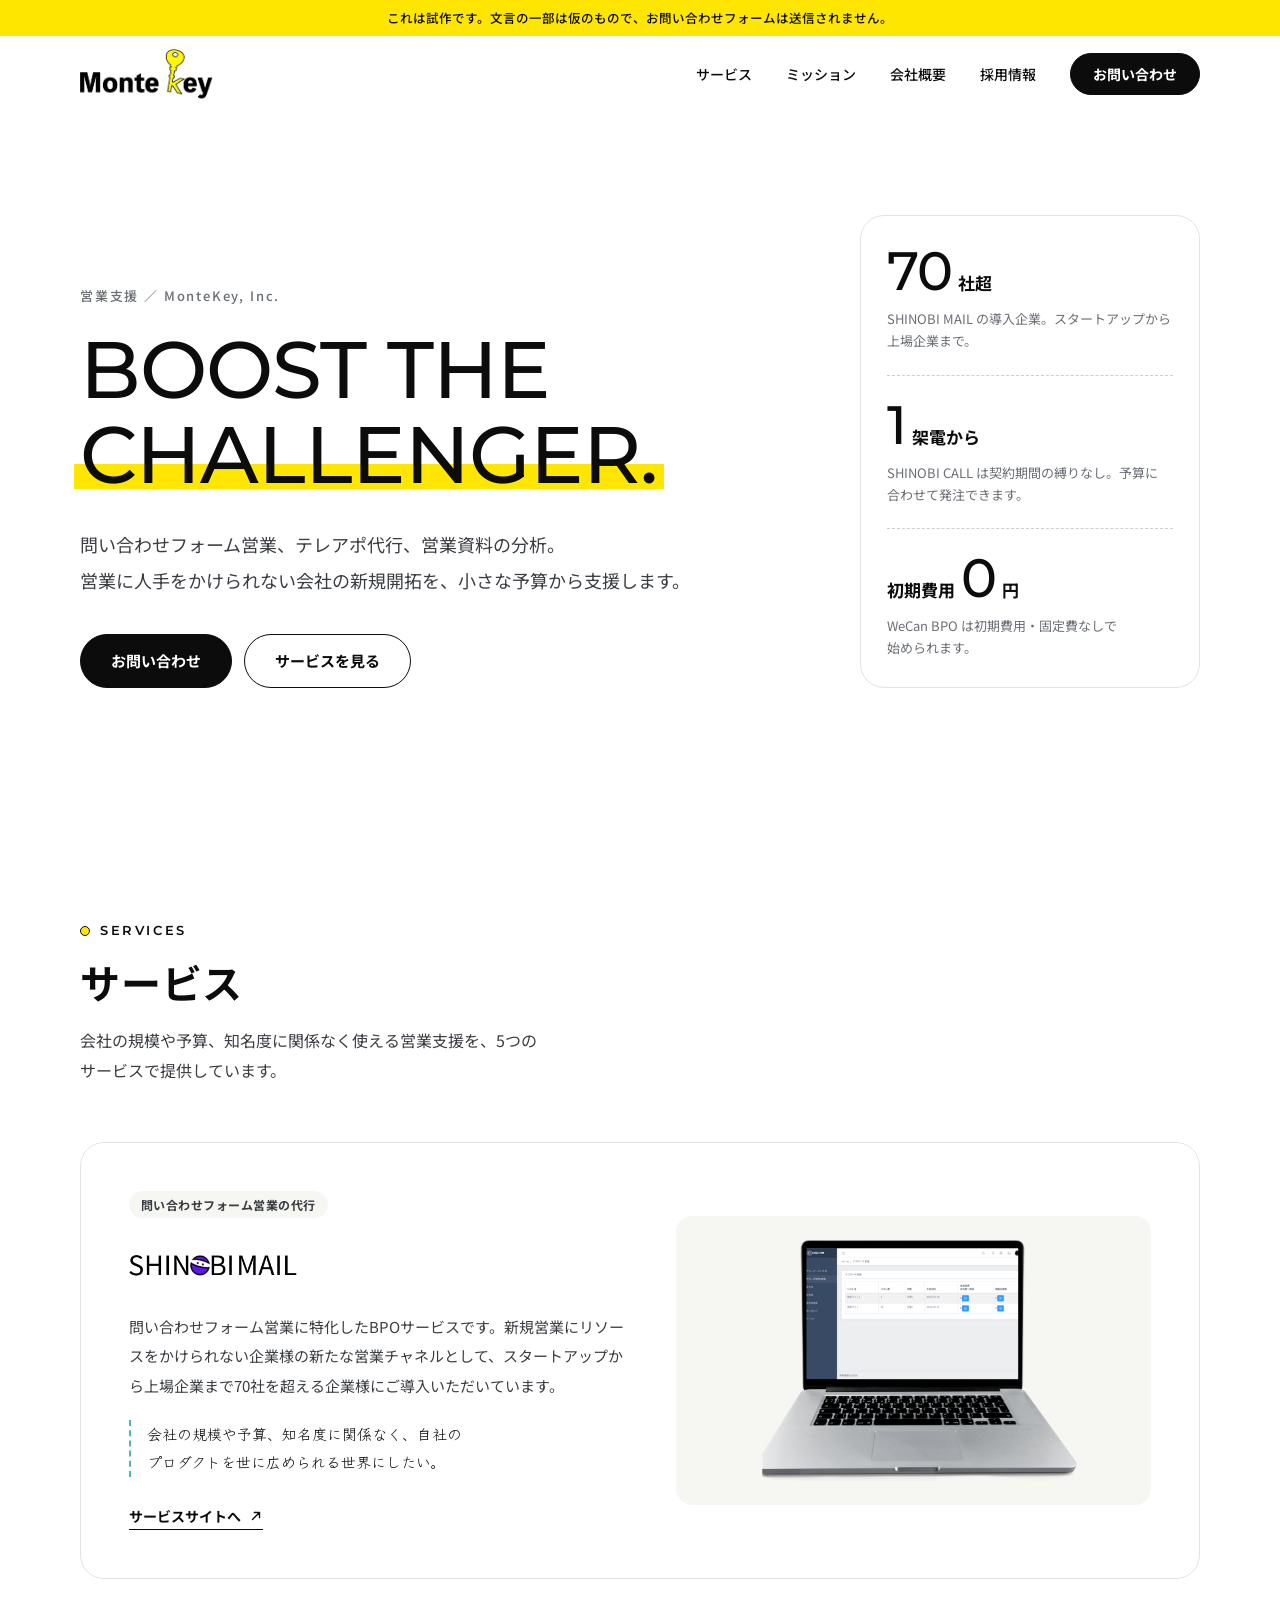
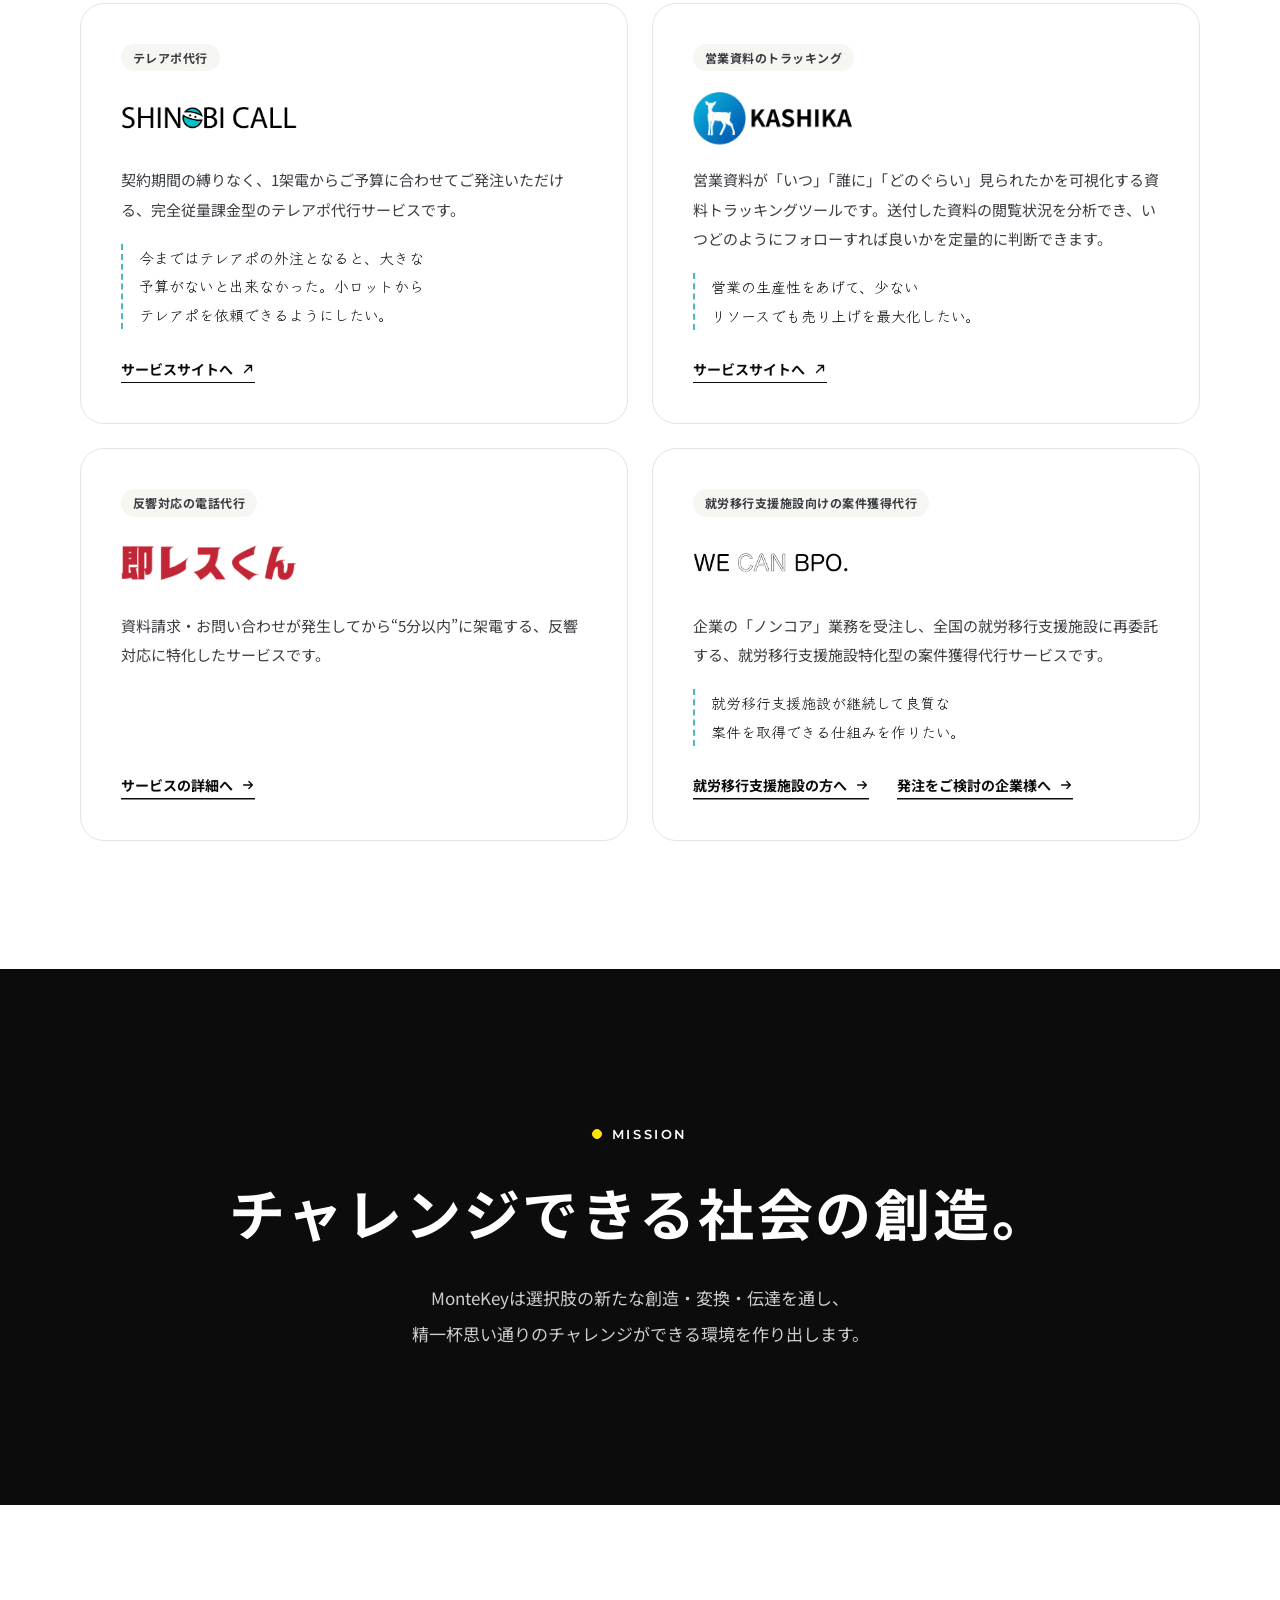
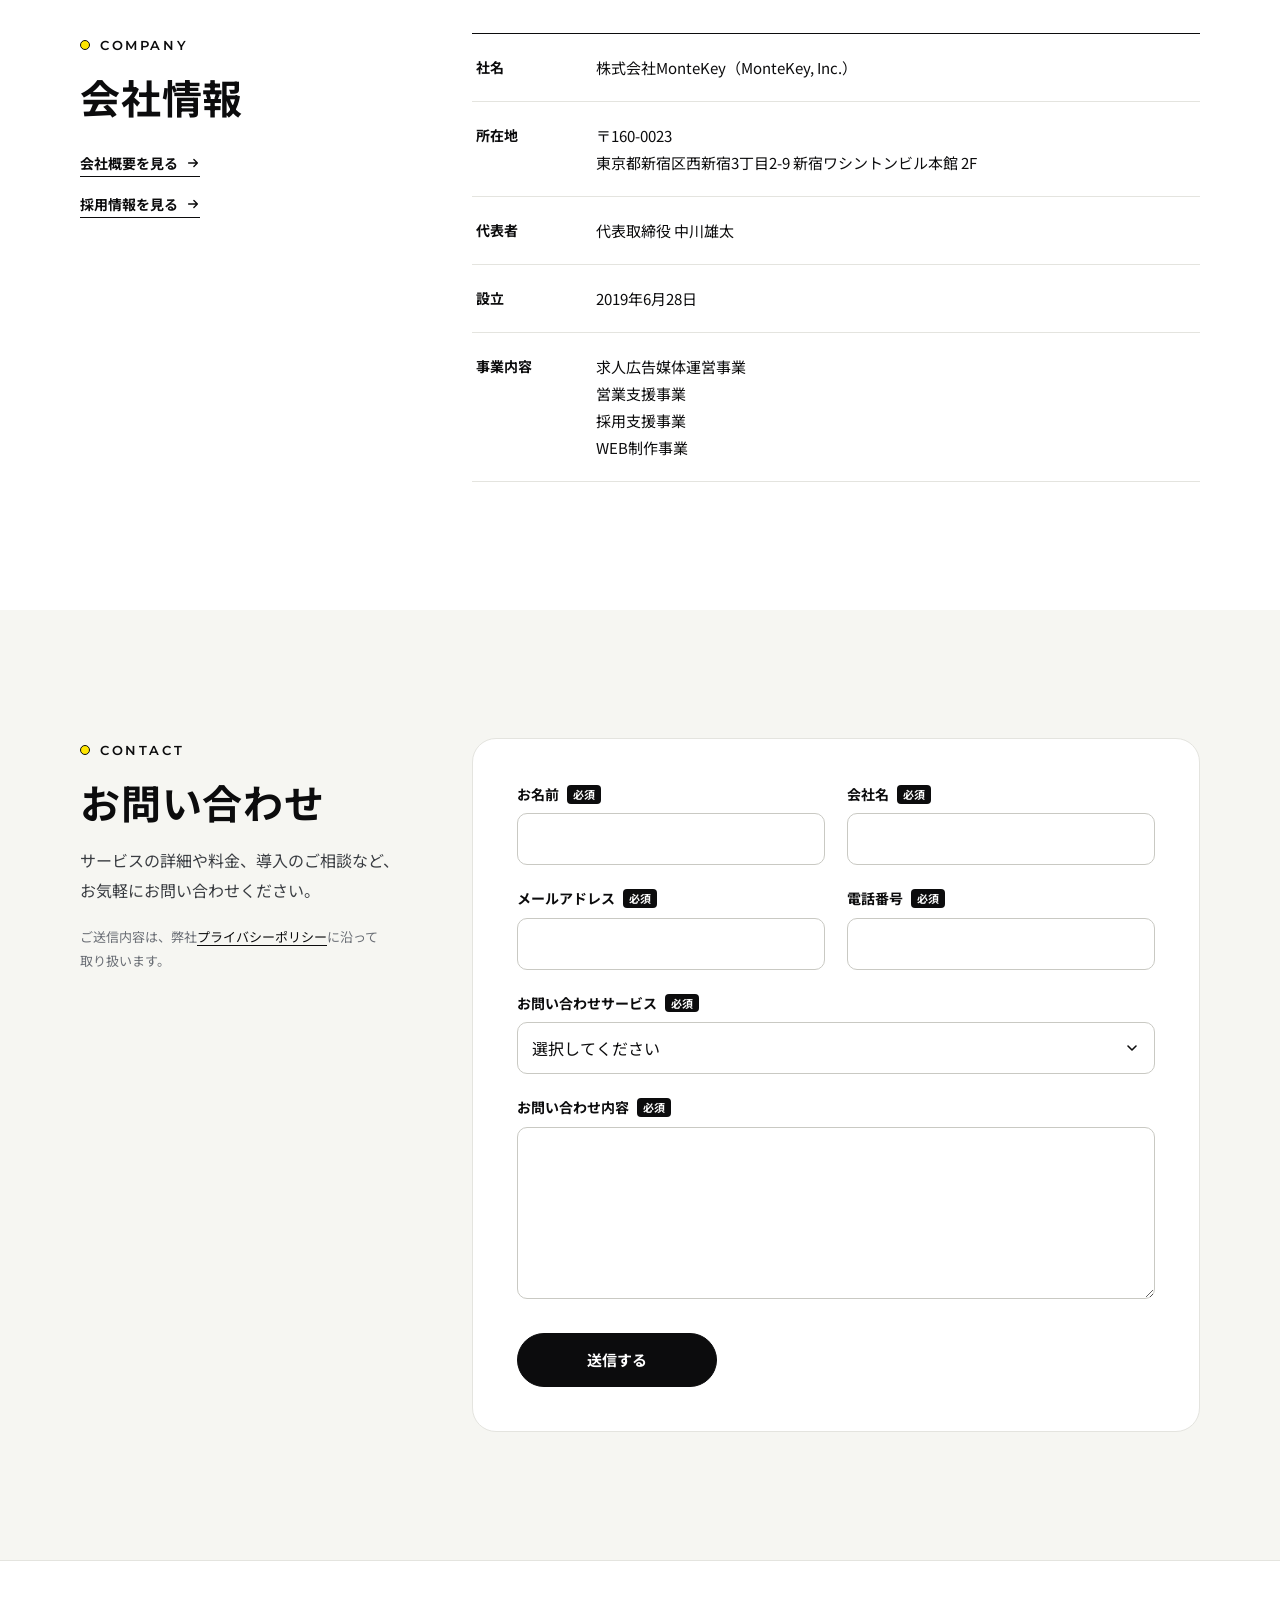
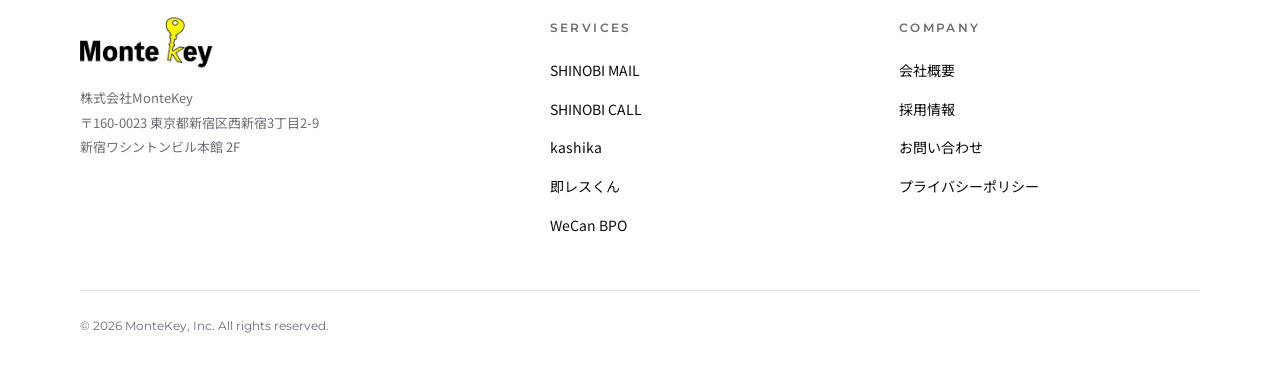
<file: index.html>
<!doctype html>
<html lang="ja">
<head>
  <meta charset="utf-8">
  <meta name="viewport" content="width=device-width, initial-scale=1">
  <!-- 試作のため検索エンジンに載せない。本番では外す -->
  <meta name="robots" content="noindex, nofollow">
  <title>株式会社モンテキー｜MonteKey, Inc.（試作）</title>
  <meta name="description" content="株式会社モンテキー（MonteKey, Inc.）は、問い合わせフォーム営業の代行、テレアポ代行、営業資料のトラッキングなどで、企業の新規開拓を支援する会社です。">
  <link rel="preconnect" href="https://fonts.googleapis.com">
  <link rel="preconnect" href="https://fonts.gstatic.com" crossorigin>
  <link href="https://fonts.googleapis.com/css2?family=Klee+One:wght@400;600&family=Montserrat:wght@400;500;600&family=Noto+Sans+JP:wght@400;500;700&display=swap" rel="stylesheet">
  <link rel="stylesheet" href="styles.css">
</head>
<body>
  <a class="skip-link" href="#main">本文へ移動</a>

  <p class="demo-bar">これは試作です。文言の一部は仮のもので、お問い合わせフォームは送信されません。</p>

  <header class="site-header" id="site-header">
    <div class="container header-inner">
      <a class="brand" href="#top" aria-label="株式会社モンテキー トップへ">
        <span class="brand-crop"><img src="assets/logo-montekey.jpg" alt="MonteKey" width="785" height="272"></span>
      </a>

      <button class="nav-toggle" type="button" aria-expanded="false" aria-controls="site-nav">
        <span class="sr-only">メニュー</span>
        <span class="nav-toggle-bars" aria-hidden="true"></span>
      </button>

      <nav class="site-nav" id="site-nav" aria-label="メインメニュー">
        <ul>
          <li><a href="#services">サービス</a></li>
          <li><a href="#mission">ミッション</a></li>
          <li><a href="company.html">会社概要</a></li>
          <li><a href="recruit-1.html">採用情報</a></li>
          <li><a class="btn btn-solid btn-sm" href="#contact">お問い合わせ</a></li>
        </ul>
      </nav>
    </div>
  </header>

  <main id="main">
    <!-- 最初の画面：何の会社かを一言で -->
    <section class="hero" id="top">
      <div class="container hero-grid">
        <div class="hero-copy">
          <p class="eyebrow">営業支援 ／ MonteKey, Inc.</p>
          <h1>
            <span>BOOST THE</span>
            <span><span class="mark">CHALLENGER.</span></span>
          </h1>
          <p class="lead">問い合わせフォーム営業、テレアポ代行、営業資料の分析。<br class="pc-only">営業に人手をかけられない会社の新規開拓を、小さな予算から支援します。</p>
          <div class="cta">
            <a class="btn btn-solid" href="#contact">お問い合わせ</a>
            <a class="btn btn-ghost" href="#services">サービスを見る</a>
          </div>
        </div>

        <ul class="facts" aria-label="数字で見るMonteKey">
          <li>
            <p class="fact-num"><b>70</b>社超</p>
            <p class="fact-cap">SHINOBI MAIL の導入企業。スタートアップから上場企業まで。</p>
          </li>
          <li>
            <p class="fact-num"><b>1</b>架電から</p>
            <p class="fact-cap">SHINOBI CALL は契約期間の縛りなし。予算に合わせて発注できます。</p>
          </li>
          <li>
            <p class="fact-num">初期費用<b>0</b>円</p>
            <p class="fact-cap">WeCan BPO は初期費用・固定費なしで始められます。</p>
          </li>
        </ul>
      </div>
    </section>

    <!-- サービス -->
    <section class="section" id="services">
      <div class="container">
        <header class="section-head">
          <p class="label">SERVICES</p>
          <h2>サービス</h2>
          <p class="section-lead">会社の規模や予算、知名度に関係なく使える営業支援を、5つのサービスで提供しています。</p>
        </header>

        <article class="svc svc-featured">
          <div class="svc-body">
            <p class="tag">問い合わせフォーム営業の代行</p>
            <h3 class="svc-logo svc-logo--mail"><img src="assets/logo-shinobimail.png" alt="SHINOBI MAIL" width="300" height="100"></h3>
            <p class="svc-desc">問い合わせフォーム営業に特化したBPOサービスです。新規営業にリソースをかけられない企業様の新たな営業チャネルとして、スタートアップから上場企業まで70社を超える企業様にご導入いただいています。</p>
            <p class="omoi">会社の規模や予算、知名度に関係なく、自社のプロダクトを世に広められる世界にしたい。</p>
            <p class="svc-links">
              <a class="link" href="http://shinobimail.com" target="_blank" rel="noopener">サービスサイトへ<svg class="ico" viewBox="0 0 16 16" aria-hidden="true"><path d="M4 12 12 4M6 4h6v6"/></svg></a>
            </p>
          </div>
          <div class="svc-visual">
            <img src="assets/mock-shinobimail.png" alt="SHINOBI MAIL の管理画面" width="1280" height="720" loading="lazy">
          </div>
        </article>

        <div class="svc-grid">
          <article class="svc">
            <p class="tag">テレアポ代行</p>
            <h3 class="svc-logo svc-logo--call"><img src="assets/logo-shinobicall.png" alt="SHINOBI CALL" width="500" height="85" loading="lazy"></h3>
            <p class="svc-desc">契約期間の縛りなく、1架電からご予算に合わせてご発注いただける、完全従量課金型のテレアポ代行サービスです。</p>
            <p class="omoi">今まではテレアポの外注となると、大きな予算がないと出来なかった。小ロットからテレアポを依頼できるようにしたい。</p>
            <p class="svc-links">
              <a class="link" href="https://client.shinobi-call.com/" target="_blank" rel="noopener">サービスサイトへ<svg class="ico" viewBox="0 0 16 16" aria-hidden="true"><path d="M4 12 12 4M6 4h6v6"/></svg></a>
            </p>
          </article>

          <article class="svc">
            <p class="tag">営業資料のトラッキング</p>
            <h3 class="svc-logo svc-logo--kashika"><img src="assets/logo-kashika.png" alt="kashika" width="800" height="288" loading="lazy"></h3>
            <p class="svc-desc">営業資料が「いつ」「誰に」「どのぐらい」見られたかを可視化する資料トラッキングツールです。送付した資料の閲覧状況を分析でき、いつどのようにフォローすれば良いかを定量的に判断できます。</p>
            <p class="omoi">営業の生産性をあげて、少ないリソースでも売り上げを最大化したい。</p>
            <p class="svc-links">
              <a class="link" href="https://lp.kashika-app.com/" target="_blank" rel="noopener">サービスサイトへ<svg class="ico" viewBox="0 0 16 16" aria-hidden="true"><path d="M4 12 12 4M6 4h6v6"/></svg></a>
            </p>
          </article>

          <article class="svc">
            <p class="tag">反響対応の電話代行</p>
            <h3 class="svc-logo svc-logo--sokures"><span class="logo-crop"><img src="assets/logo-sokureskun.png" alt="即レスくん" width="334" height="106" loading="lazy"></span></h3>
            <p class="svc-desc">資料請求・お問い合わせが発生してから“5分以内”に架電する、反響対応に特化したサービスです。</p>
            <p class="svc-links">
              <a class="link" href="sokureskun.html">サービスの詳細へ<svg class="ico" viewBox="0 0 16 16" aria-hidden="true"><path d="M3 8h10M9 4l4 4-4 4"/></svg></a>
            </p>
          </article>

          <article class="svc">
            <p class="tag">就労移行支援施設向けの案件獲得代行</p>
            <h3 class="svc-logo svc-logo--wecan"><img src="assets/logo-wecanbpo.png" alt="WeCan BPO" width="500" height="200" loading="lazy"></h3>
            <p class="svc-desc">企業の「ノンコア」業務を受注し、全国の就労移行支援施設に再委託する、就労移行支援施設特化型の案件獲得代行サービスです。</p>
            <p class="omoi">就労移行支援施設が継続して良質な案件を取得できる仕組みを作りたい。</p>
            <p class="svc-links">
              <a class="link" href="wecan-bpo.html">就労移行支援施設の方へ<svg class="ico" viewBox="0 0 16 16" aria-hidden="true"><path d="M3 8h10M9 4l4 4-4 4"/></svg></a>
              <a class="link" href="%E8%A4%87%E8%A3%BD-wecanbpo.html">発注をご検討の企業様へ<svg class="ico" viewBox="0 0 16 16" aria-hidden="true"><path d="M3 8h10M9 4l4 4-4 4"/></svg></a>
            </p>
          </article>
        </div>
      </div>
    </section>

    <!-- ミッション -->
    <section class="mission" id="mission">
      <div class="container">
        <p class="label">MISSION</p>
        <h2>チャレンジできる<wbr>社会の創造。</h2>
        <p class="mission-body">MonteKeyは選択肢の新たな創造・変換・伝達を通し、<br class="pc-only">精一杯思い通りのチャレンジができる環境を作り出します。</p>
      </div>
    </section>

    <!-- 会社情報 -->
    <section class="section" id="company">
      <div class="container split">
        <header class="section-head">
          <p class="label">COMPANY</p>
          <h2>会社情報</h2>
          <p class="stack-links">
            <a class="link" href="company.html">会社概要を見る<svg class="ico" viewBox="0 0 16 16" aria-hidden="true"><path d="M3 8h10M9 4l4 4-4 4"/></svg></a>
            <a class="link" href="recruit-1.html">採用情報を見る<svg class="ico" viewBox="0 0 16 16" aria-hidden="true"><path d="M3 8h10M9 4l4 4-4 4"/></svg></a>
          </p>
        </header>

        <dl class="company-dl">
          <div><dt>社名</dt><dd><span class="nb">株式会社MonteKey</span><span class="nb">（MonteKey, Inc.）</span></dd></div>
          <div><dt>所在地</dt><dd>〒160-0023<br><span class="nb">東京都新宿区西新宿3丁目2-9</span> <span class="nb">新宿ワシントンビル本館 2F</span></dd></div>
          <div><dt>代表者</dt><dd>代表取締役 中川雄太</dd></div>
          <div><dt>設立</dt><dd>2019年6月28日</dd></div>
          <div><dt>事業内容</dt><dd>求人広告媒体運営事業<br>営業支援事業<br>採用支援事業<br>WEB制作事業</dd></div>
        </dl>
      </div>
    </section>

    <!-- お問い合わせ -->
    <section class="section section-soft" id="contact">
      <div class="container split">
        <header class="section-head">
          <p class="label">CONTACT</p>
          <h2>お問い合わせ</h2>
          <p class="section-lead">サービスの詳細や料金、導入のご相談など、お気軽にお問い合わせください。</p>
          <p class="note">ご送信内容は、弊社<a href="privacy-policy.html">プライバシーポリシー</a>に沿って取り扱います。</p>
        </header>

        <form class="form" id="contact-form" action="#" method="post">
          <div class="form-row">
            <div class="field">
              <label for="f-name">お名前<span class="req">必須</span></label>
              <input id="f-name" name="name" type="text" autocomplete="name" required>
            </div>
            <div class="field">
              <label for="f-company">会社名<span class="req">必須</span></label>
              <input id="f-company" name="company" type="text" autocomplete="organization" required>
            </div>
          </div>
          <div class="form-row">
            <div class="field">
              <label for="f-email">メールアドレス<span class="req">必須</span></label>
              <input id="f-email" name="email" type="email" autocomplete="email" inputmode="email" required>
            </div>
            <div class="field">
              <label for="f-tel">電話番号<span class="req">必須</span></label>
              <input id="f-tel" name="tel" type="tel" autocomplete="tel" inputmode="tel" required>
            </div>
          </div>
          <div class="field">
            <label for="f-service">お問い合わせサービス<span class="req">必須</span></label>
            <select id="f-service" name="service" required>
              <option value="" selected disabled>選択してください</option>
              <option>SHINOBI MAIL</option>
              <option>SHINOBI CALL</option>
              <option>kashika</option>
              <option>即レスくん</option>
              <option>WeCan BPO</option>
              <option>採用について</option>
              <option>その他</option>
            </select>
          </div>
          <div class="field">
            <label for="f-message">お問い合わせ内容<span class="req">必須</span></label>
            <textarea id="f-message" name="message" rows="6" required></textarea>
          </div>
          <div class="form-actions">
            <button class="btn btn-solid" type="submit">送信する</button>
            <p class="form-status" id="form-status" role="status" hidden>試作のため送信されていません。本番では、今のフォームと同じ宛先に届くようにつなぎます。</p>
          </div>
        </form>
      </div>
    </section>
  </main>

  <footer class="site-footer">
    <div class="container">
      <div class="footer-grid">
        <div>
          <span class="brand-crop"><img src="assets/logo-montekey.jpg" alt="MonteKey" width="785" height="272" loading="lazy"></span>
          <p class="footer-addr">株式会社MonteKey<br>〒160-0023 東京都新宿区西新宿3丁目2-9<br>新宿ワシントンビル本館 2F</p>
        </div>
        <nav aria-label="サービス">
          <p class="footer-title">SERVICES</p>
          <ul>
            <li><a href="http://shinobimail.com" target="_blank" rel="noopener">SHINOBI MAIL</a></li>
            <li><a href="https://client.shinobi-call.com/" target="_blank" rel="noopener">SHINOBI CALL</a></li>
            <li><a href="https://lp.kashika-app.com/" target="_blank" rel="noopener">kashika</a></li>
            <li><a href="sokureskun.html">即レスくん</a></li>
            <li><a href="wecan-bpo.html">WeCan BPO</a></li>
          </ul>
        </nav>
        <nav aria-label="会社">
          <p class="footer-title">COMPANY</p>
          <ul>
            <li><a href="company.html">会社概要</a></li>
            <li><a href="recruit-1.html">採用情報</a></li>
            <li><a href="#contact">お問い合わせ</a></li>
            <li><a href="privacy-policy.html">プライバシーポリシー</a></li>
          </ul>
        </nav>
      </div>
      <p class="copyright">© 2026 MonteKey, Inc. All rights reserved.</p>
    </div>
  </footer>

  <script src="script.js"></script>
</body>
</html>
</file>
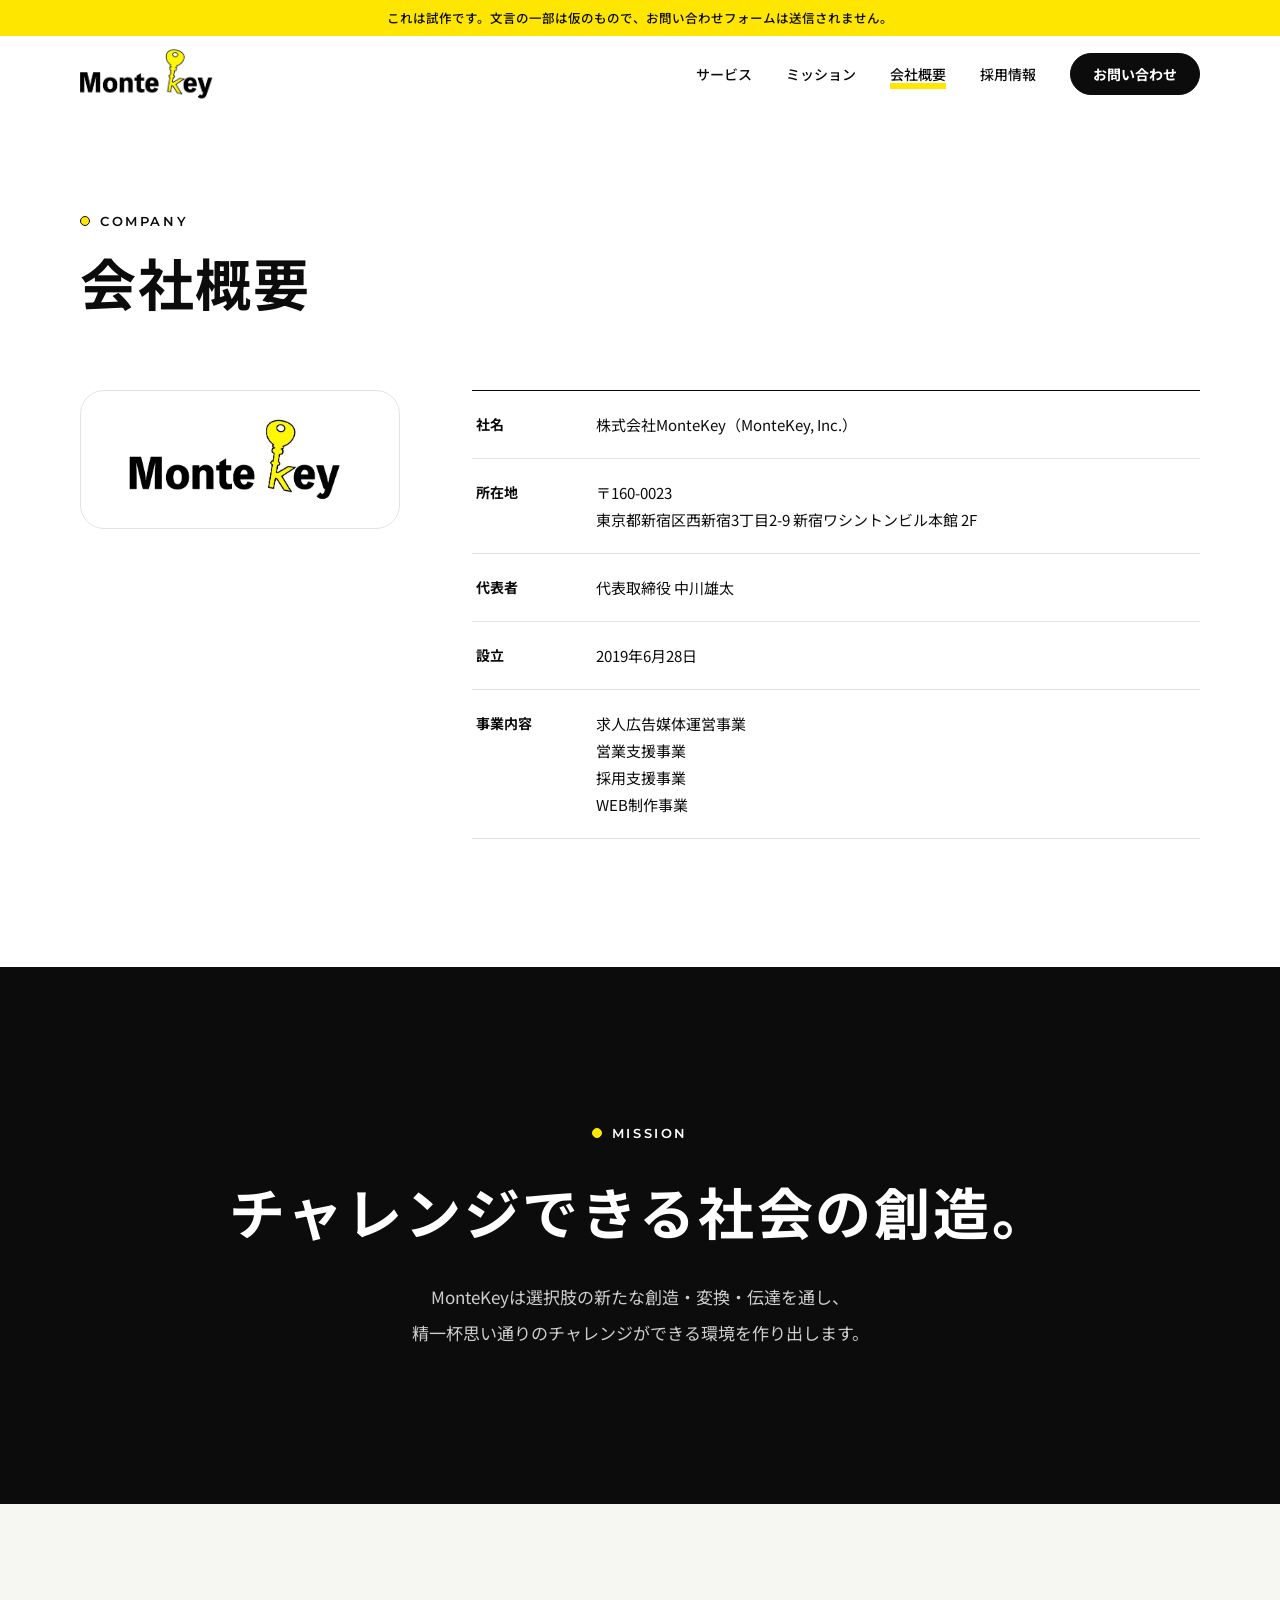
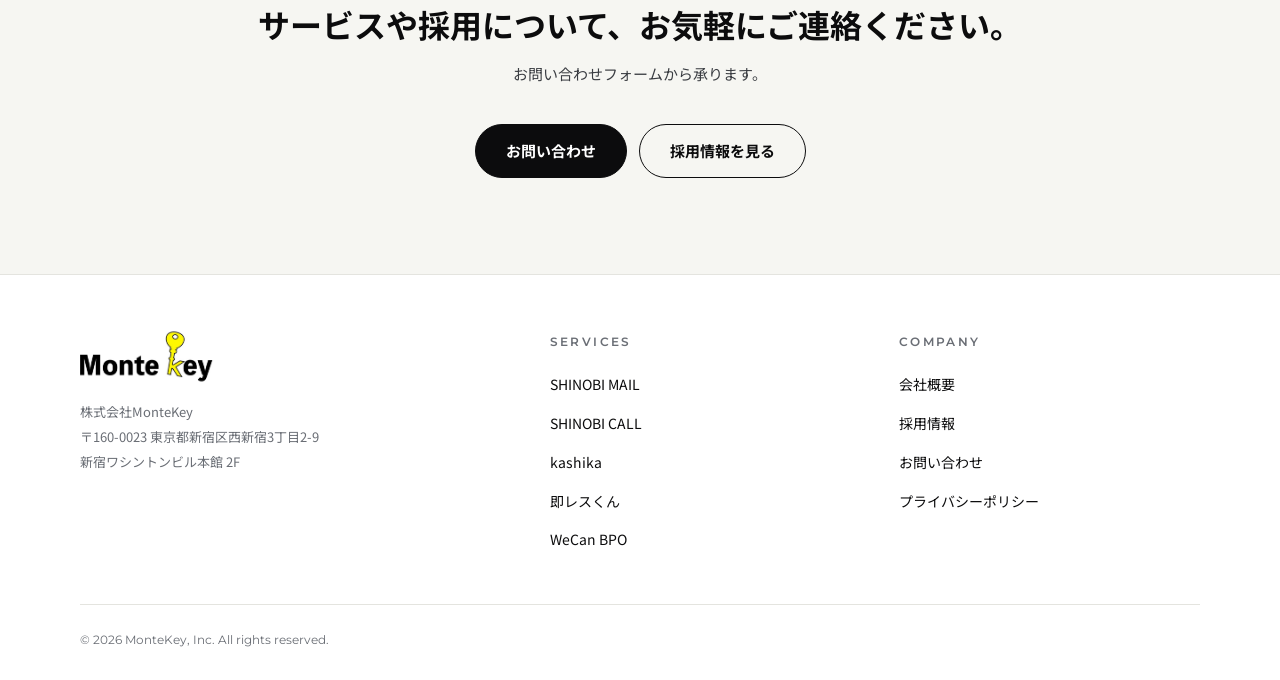
<file: company.html>
<!doctype html>
<html lang="ja">
<head>
  <meta charset="utf-8">
  <meta name="viewport" content="width=device-width, initial-scale=1">
  <!-- 試作のため検索エンジンに載せない。本番では外す -->
  <meta name="robots" content="noindex, nofollow">
  <title>会社概要｜株式会社モンテキー（試作）</title>
  <meta name="description" content="株式会社モンテキー（MonteKey, Inc.）の会社概要です。社名、所在地、代表者、設立、事業内容をご紹介します。">
  <link rel="preconnect" href="https://fonts.googleapis.com">
  <link rel="preconnect" href="https://fonts.gstatic.com" crossorigin>
  <link href="https://fonts.googleapis.com/css2?family=Klee+One:wght@400;600&family=Montserrat:wght@400;500;600&family=Noto+Sans+JP:wght@400;500;700&display=swap" rel="stylesheet">
  <link rel="stylesheet" href="styles.css">
</head>
<body>
  <a class="skip-link" href="#main">本文へ移動</a>

  <p class="demo-bar">これは試作です。文言の一部は仮のもので、お問い合わせフォームは送信されません。</p>

  <header class="site-header" id="site-header">
    <div class="container header-inner">
      <a class="brand" href="index.html" aria-label="株式会社モンテキー トップへ">
        <span class="brand-crop"><img src="assets/logo-montekey.jpg" alt="MonteKey" width="785" height="272"></span>
      </a>

      <button class="nav-toggle" type="button" aria-expanded="false" aria-controls="site-nav">
        <span class="sr-only">メニュー</span>
        <span class="nav-toggle-bars" aria-hidden="true"></span>
      </button>

      <nav class="site-nav" id="site-nav" aria-label="メインメニュー">
        <ul>
          <li><a href="index.html#services">サービス</a></li>
          <li><a href="index.html#mission">ミッション</a></li>
          <li><a href="company.html" aria-current="page">会社概要</a></li>
          <li><a href="recruit-1.html">採用情報</a></li>
          <li><a class="btn btn-solid btn-sm" href="index.html#contact">お問い合わせ</a></li>
        </ul>
      </nav>
    </div>
  </header>

  <main id="main">
    <section class="page-hero">
      <div class="container">
        <p class="label">COMPANY</p>
        <h1 class="page-title">会社概要</h1>
      </div>
    </section>

    <section class="section section-top-tight">
      <div class="container split">
        <div class="logo-panel">
          <img src="assets/logo-montekey.jpg" alt="MonteKey のロゴ" width="785" height="272">
        </div>

        <dl class="company-dl">
          <div><dt>社名</dt><dd><span class="nb">株式会社MonteKey</span><span class="nb">（MonteKey, Inc.）</span></dd></div>
          <div><dt>所在地</dt><dd>〒160-0023<br><span class="nb">東京都新宿区西新宿3丁目2-9</span> <span class="nb">新宿ワシントンビル本館 2F</span></dd></div>
          <div><dt>代表者</dt><dd>代表取締役 中川雄太</dd></div>
          <div><dt>設立</dt><dd>2019年6月28日</dd></div>
          <div><dt>事業内容</dt><dd>求人広告媒体運営事業<br>営業支援事業<br>採用支援事業<br>WEB制作事業</dd></div>
        </dl>
      </div>
    </section>

    <section class="mission">
      <div class="container">
        <p class="label">MISSION</p>
        <h2>チャレンジできる<wbr>社会の創造。</h2>
        <p class="mission-body">MonteKeyは選択肢の新たな創造・変換・伝達を通し、<br class="pc-only">精一杯思い通りのチャレンジができる環境を作り出します。</p>
      </div>
    </section>

    <section class="cta-band">
      <div class="container">
        <h2>サービスや採用について、お気軽にご連絡ください。</h2>
        <p>お問い合わせフォームから承ります。</p>
        <div class="cta">
          <a class="btn btn-solid" href="index.html#contact">お問い合わせ</a>
          <a class="btn btn-ghost" href="recruit-1.html">採用情報を見る</a>
        </div>
      </div>
    </section>
  </main>

  <footer class="site-footer">
    <div class="container">
      <div class="footer-grid">
        <div>
          <span class="brand-crop"><img src="assets/logo-montekey.jpg" alt="MonteKey" width="785" height="272" loading="lazy"></span>
          <p class="footer-addr">株式会社MonteKey<br>〒160-0023 東京都新宿区西新宿3丁目2-9<br>新宿ワシントンビル本館 2F</p>
        </div>
        <nav aria-label="サービス">
          <p class="footer-title">SERVICES</p>
          <ul>
            <li><a href="http://shinobimail.com" target="_blank" rel="noopener">SHINOBI MAIL</a></li>
            <li><a href="https://client.shinobi-call.com/" target="_blank" rel="noopener">SHINOBI CALL</a></li>
            <li><a href="https://lp.kashika-app.com/" target="_blank" rel="noopener">kashika</a></li>
            <li><a href="sokureskun.html">即レスくん</a></li>
            <li><a href="wecan-bpo.html">WeCan BPO</a></li>
          </ul>
        </nav>
        <nav aria-label="会社">
          <p class="footer-title">COMPANY</p>
          <ul>
            <li><a href="company.html">会社概要</a></li>
            <li><a href="recruit-1.html">採用情報</a></li>
            <li><a href="index.html#contact">お問い合わせ</a></li>
            <li><a href="privacy-policy.html">プライバシーポリシー</a></li>
          </ul>
        </nav>
      </div>
      <p class="copyright">© 2026 MonteKey, Inc. All rights reserved.</p>
    </div>
  </footer>

  <script src="script.js"></script>
</body>
</html>
</file>
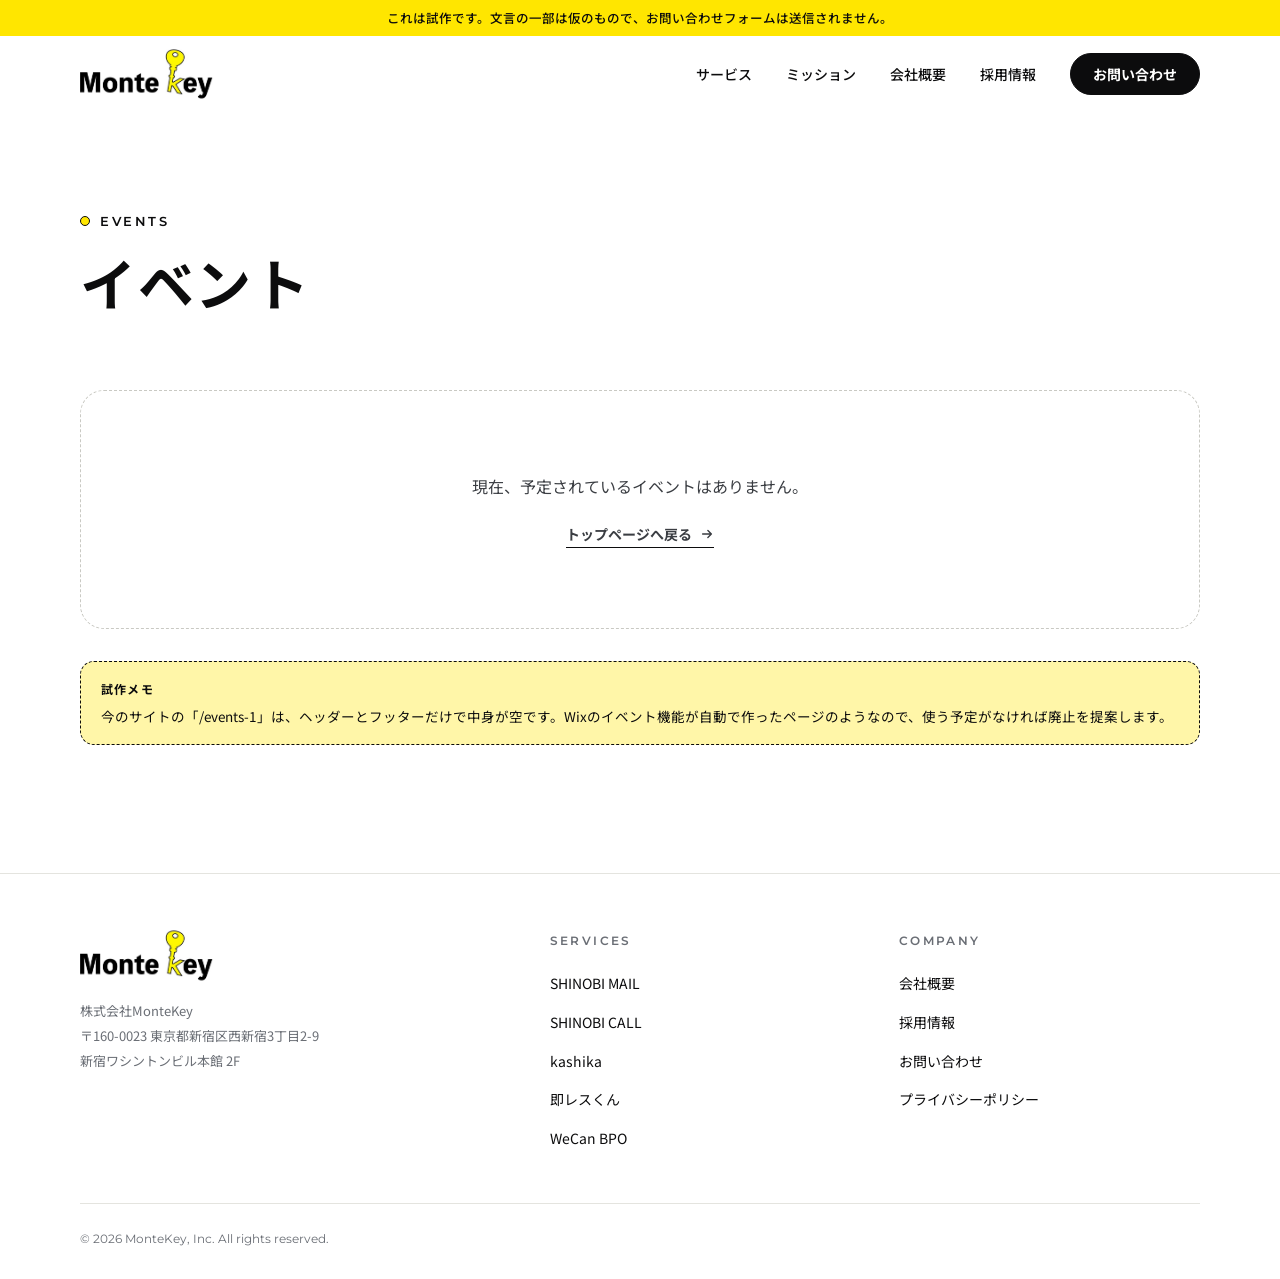
<file: events-1.html>
<!doctype html>
<html lang="ja">
<head>
  <meta charset="utf-8">
  <meta name="viewport" content="width=device-width, initial-scale=1">
  <!-- 試作のため検索エンジンに載せない。本番では外す -->
  <meta name="robots" content="noindex, nofollow">
  <title>イベント｜株式会社モンテキー（試作）</title>
  <meta name="description" content="株式会社モンテキー（MonteKey, Inc.）のイベント情報です。">
  <link rel="preconnect" href="https://fonts.googleapis.com">
  <link rel="preconnect" href="https://fonts.gstatic.com" crossorigin>
  <link href="https://fonts.googleapis.com/css2?family=Klee+One:wght@400;600&family=Montserrat:wght@400;500;600&family=Noto+Sans+JP:wght@400;500;700&display=swap" rel="stylesheet">
  <link rel="stylesheet" href="styles.css">
</head>
<body>
  <a class="skip-link" href="#main">本文へ移動</a>

  <p class="demo-bar">これは試作です。文言の一部は仮のもので、お問い合わせフォームは送信されません。</p>

  <header class="site-header" id="site-header">
    <div class="container header-inner">
      <a class="brand" href="index.html" aria-label="株式会社モンテキー トップへ">
        <span class="brand-crop"><img src="assets/logo-montekey.jpg" alt="MonteKey" width="785" height="272"></span>
      </a>

      <button class="nav-toggle" type="button" aria-expanded="false" aria-controls="site-nav">
        <span class="sr-only">メニュー</span>
        <span class="nav-toggle-bars" aria-hidden="true"></span>
      </button>

      <nav class="site-nav" id="site-nav" aria-label="メインメニュー">
        <ul>
          <li><a href="index.html#services">サービス</a></li>
          <li><a href="index.html#mission">ミッション</a></li>
          <li><a href="company.html">会社概要</a></li>
          <li><a href="recruit-1.html">採用情報</a></li>
          <li><a class="btn btn-solid btn-sm" href="index.html#contact">お問い合わせ</a></li>
        </ul>
      </nav>
    </div>
  </header>

  <main id="main">
    <section class="page-hero">
      <div class="container">
        <p class="label">EVENTS</p>
        <h1 class="page-title">イベント</h1>
      </div>
    </section>

    <section class="section section-top-tight">
      <div class="container">
        <div class="empty">
          <p>現在、予定されているイベントはありません。</p>
          <p><a class="link" href="index.html">トップページへ戻る<svg class="ico" viewBox="0 0 16 16" aria-hidden="true"><path d="M3 8h10M9 4l4 4-4 4"/></svg></a></p>
        </div>
        <aside class="memo" aria-label="試作メモ"><p class="memo-title">試作メモ</p><p>今のサイトの「/events-1」は、ヘッダーとフッターだけで中身が空です。Wixのイベント機能が自動で作ったページのようなので、使う予定がなければ廃止を提案します。</p></aside>
      </div>
    </section>
  </main>

  <footer class="site-footer">
    <div class="container">
      <div class="footer-grid">
        <div>
          <span class="brand-crop"><img src="assets/logo-montekey.jpg" alt="MonteKey" width="785" height="272" loading="lazy"></span>
          <p class="footer-addr">株式会社MonteKey<br>〒160-0023 東京都新宿区西新宿3丁目2-9<br>新宿ワシントンビル本館 2F</p>
        </div>
        <nav aria-label="サービス">
          <p class="footer-title">SERVICES</p>
          <ul>
            <li><a href="http://shinobimail.com" target="_blank" rel="noopener">SHINOBI MAIL</a></li>
            <li><a href="https://client.shinobi-call.com/" target="_blank" rel="noopener">SHINOBI CALL</a></li>
            <li><a href="https://lp.kashika-app.com/" target="_blank" rel="noopener">kashika</a></li>
            <li><a href="sokureskun.html">即レスくん</a></li>
            <li><a href="wecan-bpo.html">WeCan BPO</a></li>
          </ul>
        </nav>
        <nav aria-label="会社">
          <p class="footer-title">COMPANY</p>
          <ul>
            <li><a href="company.html">会社概要</a></li>
            <li><a href="recruit-1.html">採用情報</a></li>
            <li><a href="index.html#contact">お問い合わせ</a></li>
            <li><a href="privacy-policy.html">プライバシーポリシー</a></li>
          </ul>
        </nav>
      </div>
      <p class="copyright">© 2026 MonteKey, Inc. All rights reserved.</p>
    </div>
  </footer>

  <script src="script.js"></script>
</body>
</html>
</file>
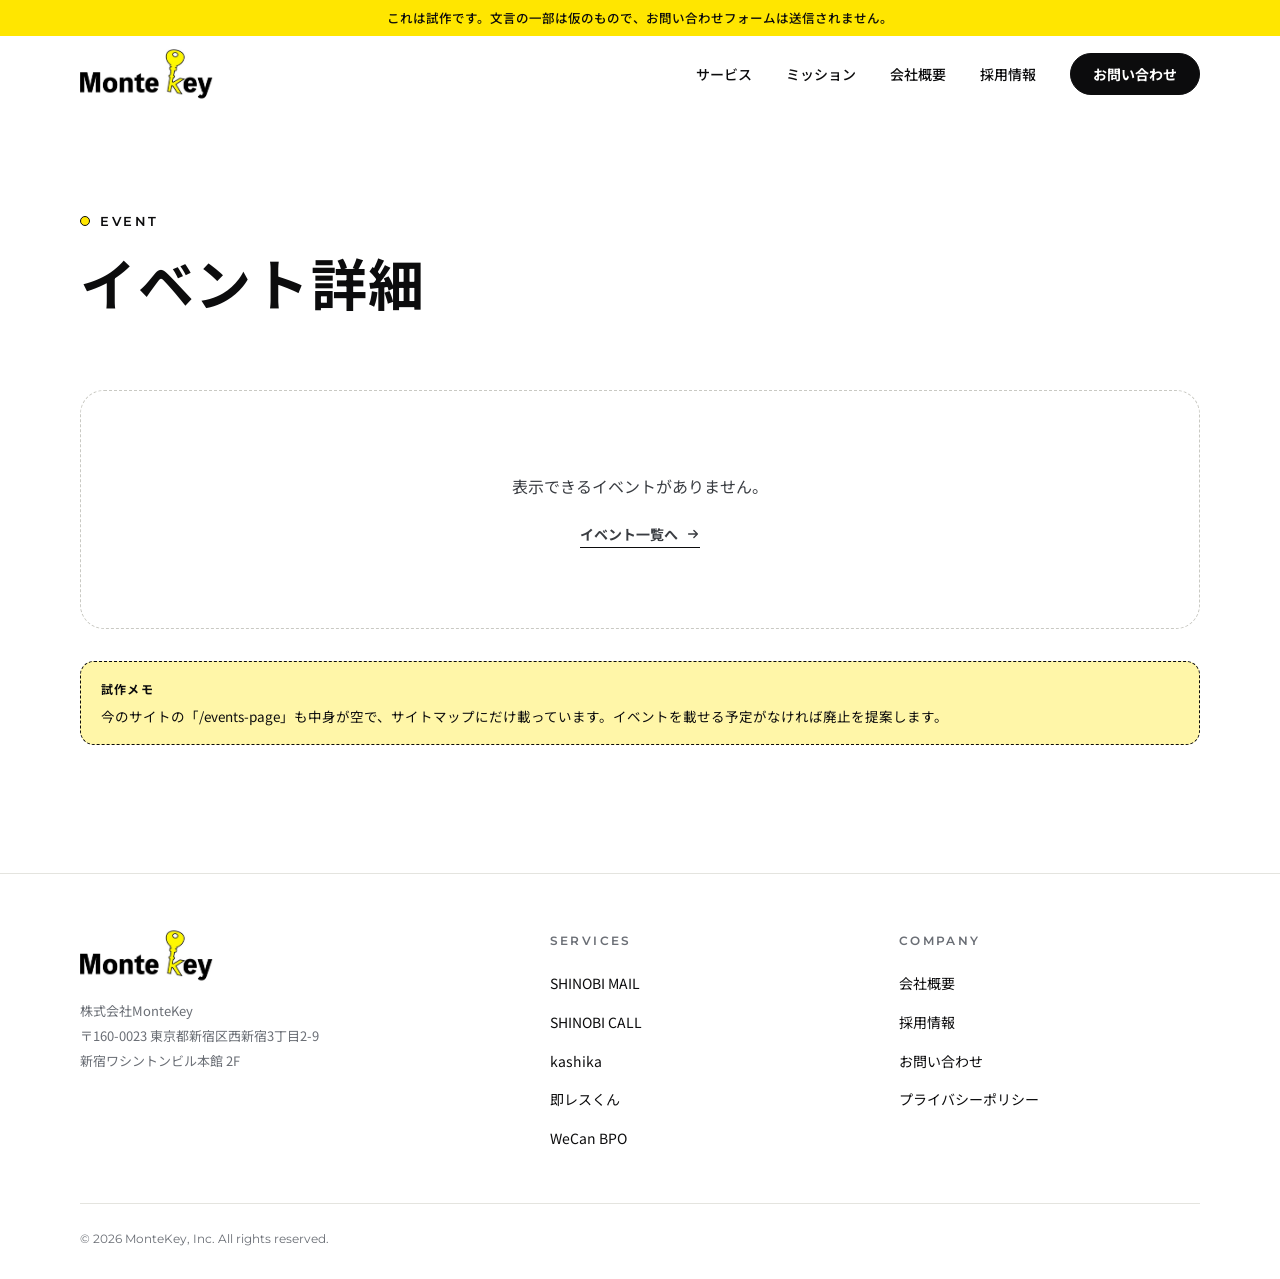
<file: events-page.html>
<!doctype html>
<html lang="ja">
<head>
  <meta charset="utf-8">
  <meta name="viewport" content="width=device-width, initial-scale=1">
  <!-- 試作のため検索エンジンに載せない。本番では外す -->
  <meta name="robots" content="noindex, nofollow">
  <title>イベント詳細｜株式会社モンテキー（試作）</title>
  <meta name="description" content="株式会社モンテキー（MonteKey, Inc.）のイベント詳細です。">
  <link rel="preconnect" href="https://fonts.googleapis.com">
  <link rel="preconnect" href="https://fonts.gstatic.com" crossorigin>
  <link href="https://fonts.googleapis.com/css2?family=Klee+One:wght@400;600&family=Montserrat:wght@400;500;600&family=Noto+Sans+JP:wght@400;500;700&display=swap" rel="stylesheet">
  <link rel="stylesheet" href="styles.css">
</head>
<body>
  <a class="skip-link" href="#main">本文へ移動</a>

  <p class="demo-bar">これは試作です。文言の一部は仮のもので、お問い合わせフォームは送信されません。</p>

  <header class="site-header" id="site-header">
    <div class="container header-inner">
      <a class="brand" href="index.html" aria-label="株式会社モンテキー トップへ">
        <span class="brand-crop"><img src="assets/logo-montekey.jpg" alt="MonteKey" width="785" height="272"></span>
      </a>

      <button class="nav-toggle" type="button" aria-expanded="false" aria-controls="site-nav">
        <span class="sr-only">メニュー</span>
        <span class="nav-toggle-bars" aria-hidden="true"></span>
      </button>

      <nav class="site-nav" id="site-nav" aria-label="メインメニュー">
        <ul>
          <li><a href="index.html#services">サービス</a></li>
          <li><a href="index.html#mission">ミッション</a></li>
          <li><a href="company.html">会社概要</a></li>
          <li><a href="recruit-1.html">採用情報</a></li>
          <li><a class="btn btn-solid btn-sm" href="index.html#contact">お問い合わせ</a></li>
        </ul>
      </nav>
    </div>
  </header>

  <main id="main">
    <section class="page-hero">
      <div class="container">
        <p class="label">EVENT</p>
        <h1 class="page-title">イベント詳細</h1>
      </div>
    </section>

    <section class="section section-top-tight">
      <div class="container">
        <div class="empty">
          <p>表示できるイベントがありません。</p>
          <p><a class="link" href="events-1.html">イベント一覧へ<svg class="ico" viewBox="0 0 16 16" aria-hidden="true"><path d="M3 8h10M9 4l4 4-4 4"/></svg></a></p>
        </div>
        <aside class="memo" aria-label="試作メモ"><p class="memo-title">試作メモ</p><p>今のサイトの「/events-page」も中身が空で、サイトマップにだけ載っています。イベントを載せる予定がなければ廃止を提案します。</p></aside>
      </div>
    </section>
  </main>

  <footer class="site-footer">
    <div class="container">
      <div class="footer-grid">
        <div>
          <span class="brand-crop"><img src="assets/logo-montekey.jpg" alt="MonteKey" width="785" height="272" loading="lazy"></span>
          <p class="footer-addr">株式会社MonteKey<br>〒160-0023 東京都新宿区西新宿3丁目2-9<br>新宿ワシントンビル本館 2F</p>
        </div>
        <nav aria-label="サービス">
          <p class="footer-title">SERVICES</p>
          <ul>
            <li><a href="http://shinobimail.com" target="_blank" rel="noopener">SHINOBI MAIL</a></li>
            <li><a href="https://client.shinobi-call.com/" target="_blank" rel="noopener">SHINOBI CALL</a></li>
            <li><a href="https://lp.kashika-app.com/" target="_blank" rel="noopener">kashika</a></li>
            <li><a href="sokureskun.html">即レスくん</a></li>
            <li><a href="wecan-bpo.html">WeCan BPO</a></li>
          </ul>
        </nav>
        <nav aria-label="会社">
          <p class="footer-title">COMPANY</p>
          <ul>
            <li><a href="company.html">会社概要</a></li>
            <li><a href="recruit-1.html">採用情報</a></li>
            <li><a href="index.html#contact">お問い合わせ</a></li>
            <li><a href="privacy-policy.html">プライバシーポリシー</a></li>
          </ul>
        </nav>
      </div>
      <p class="copyright">© 2026 MonteKey, Inc. All rights reserved.</p>
    </div>
  </footer>

  <script src="script.js"></script>
</body>
</html>
</file>
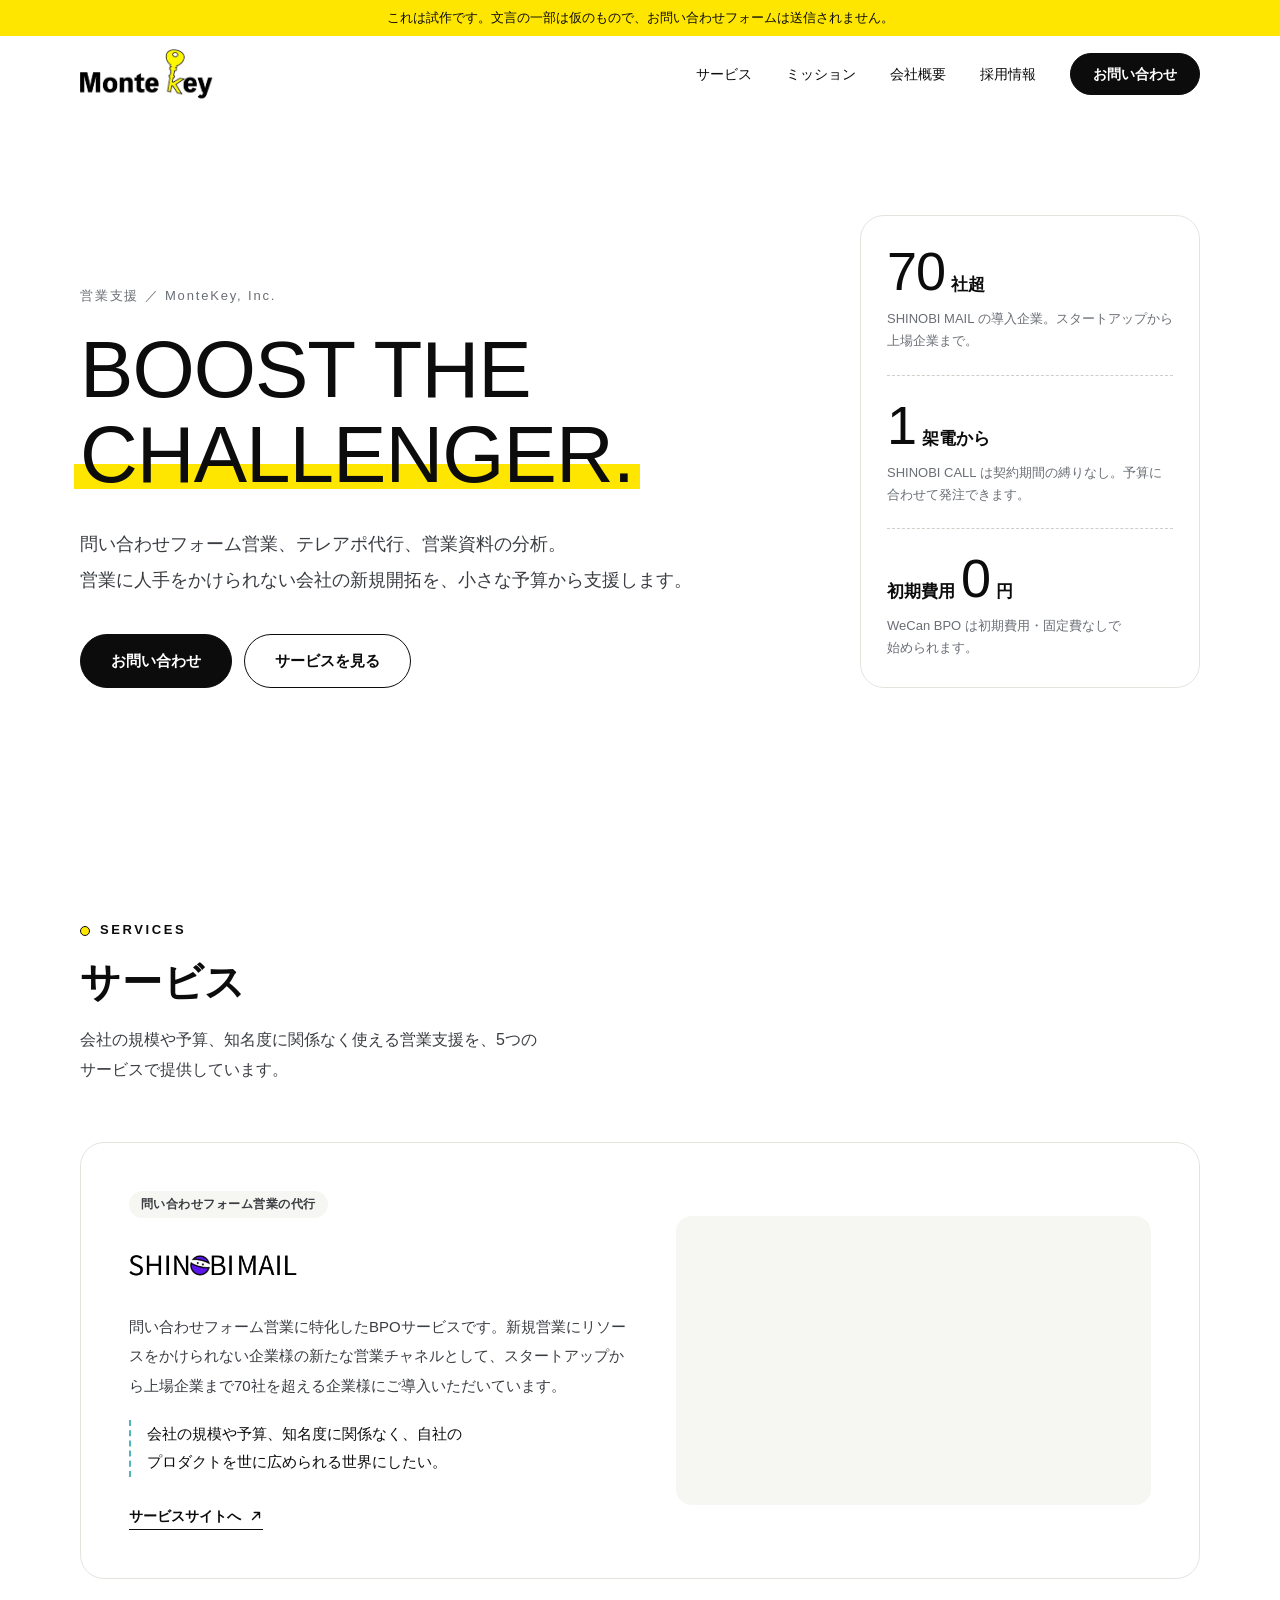
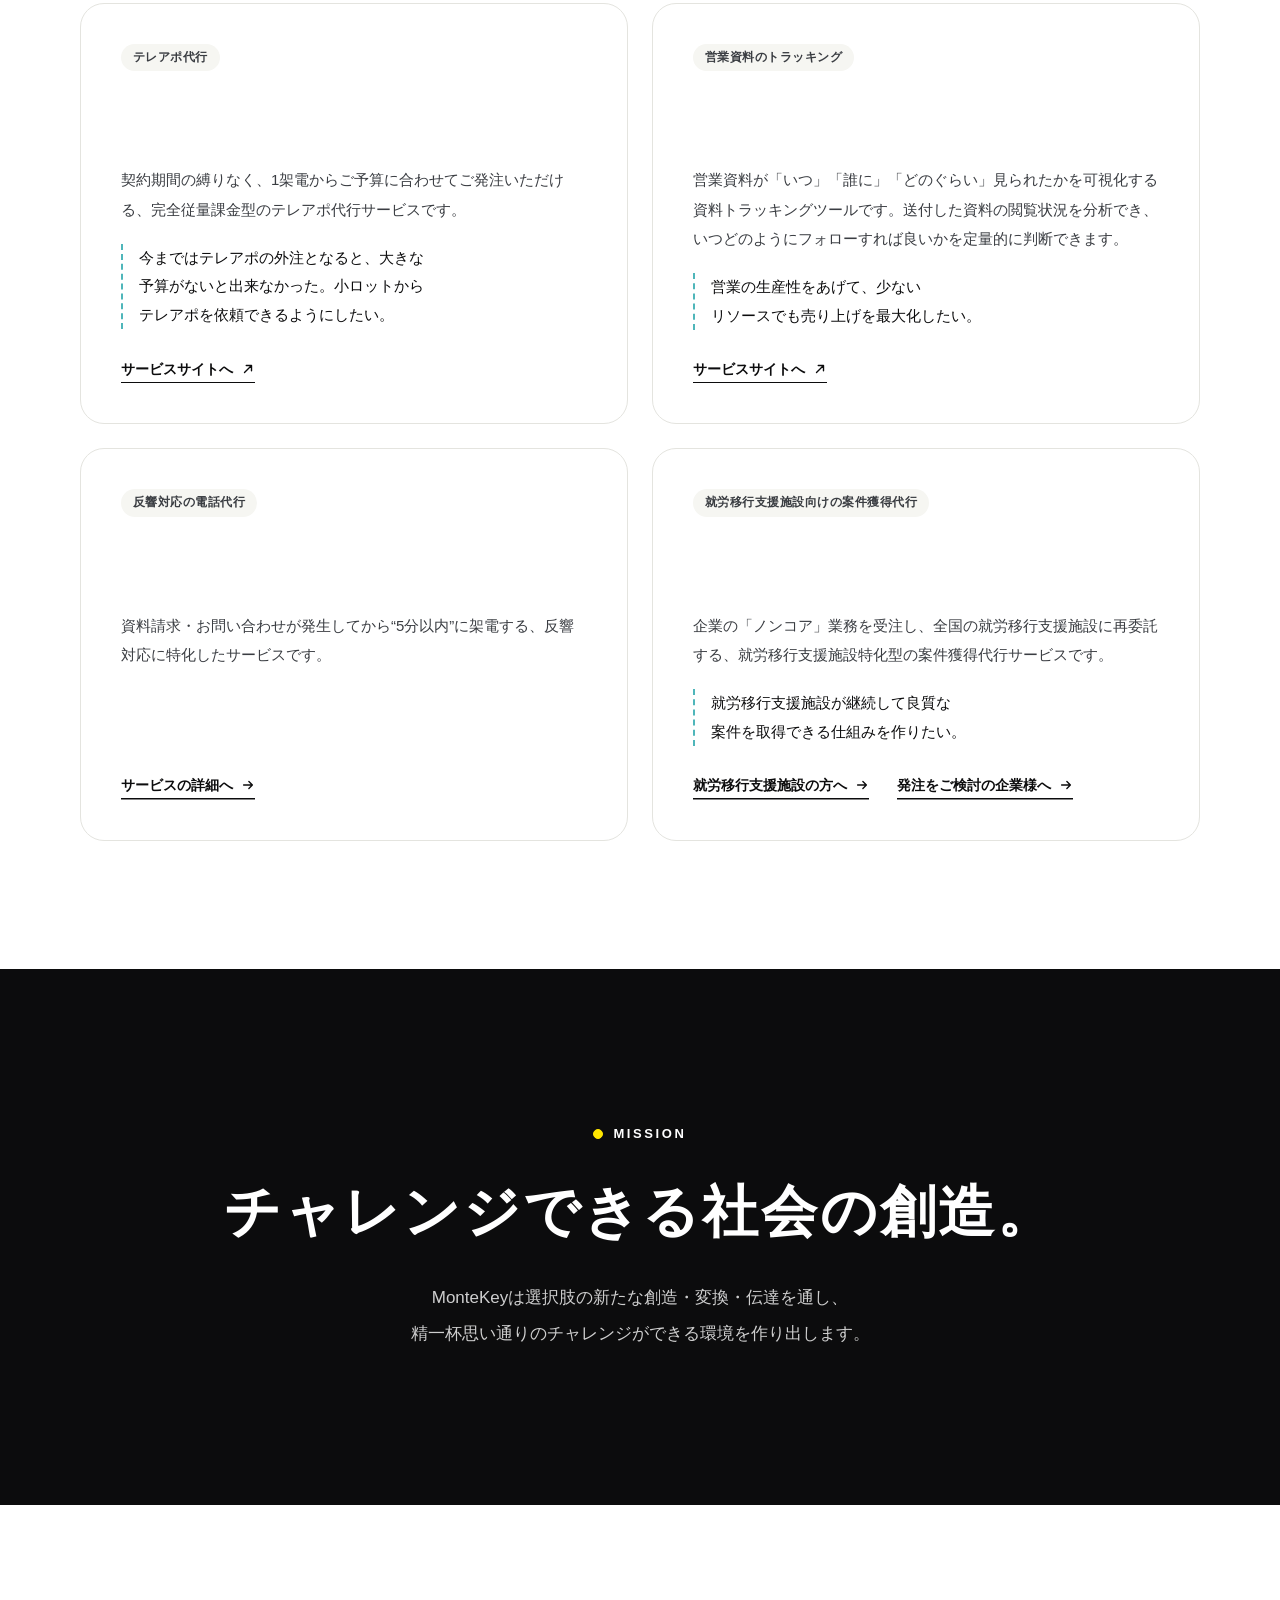
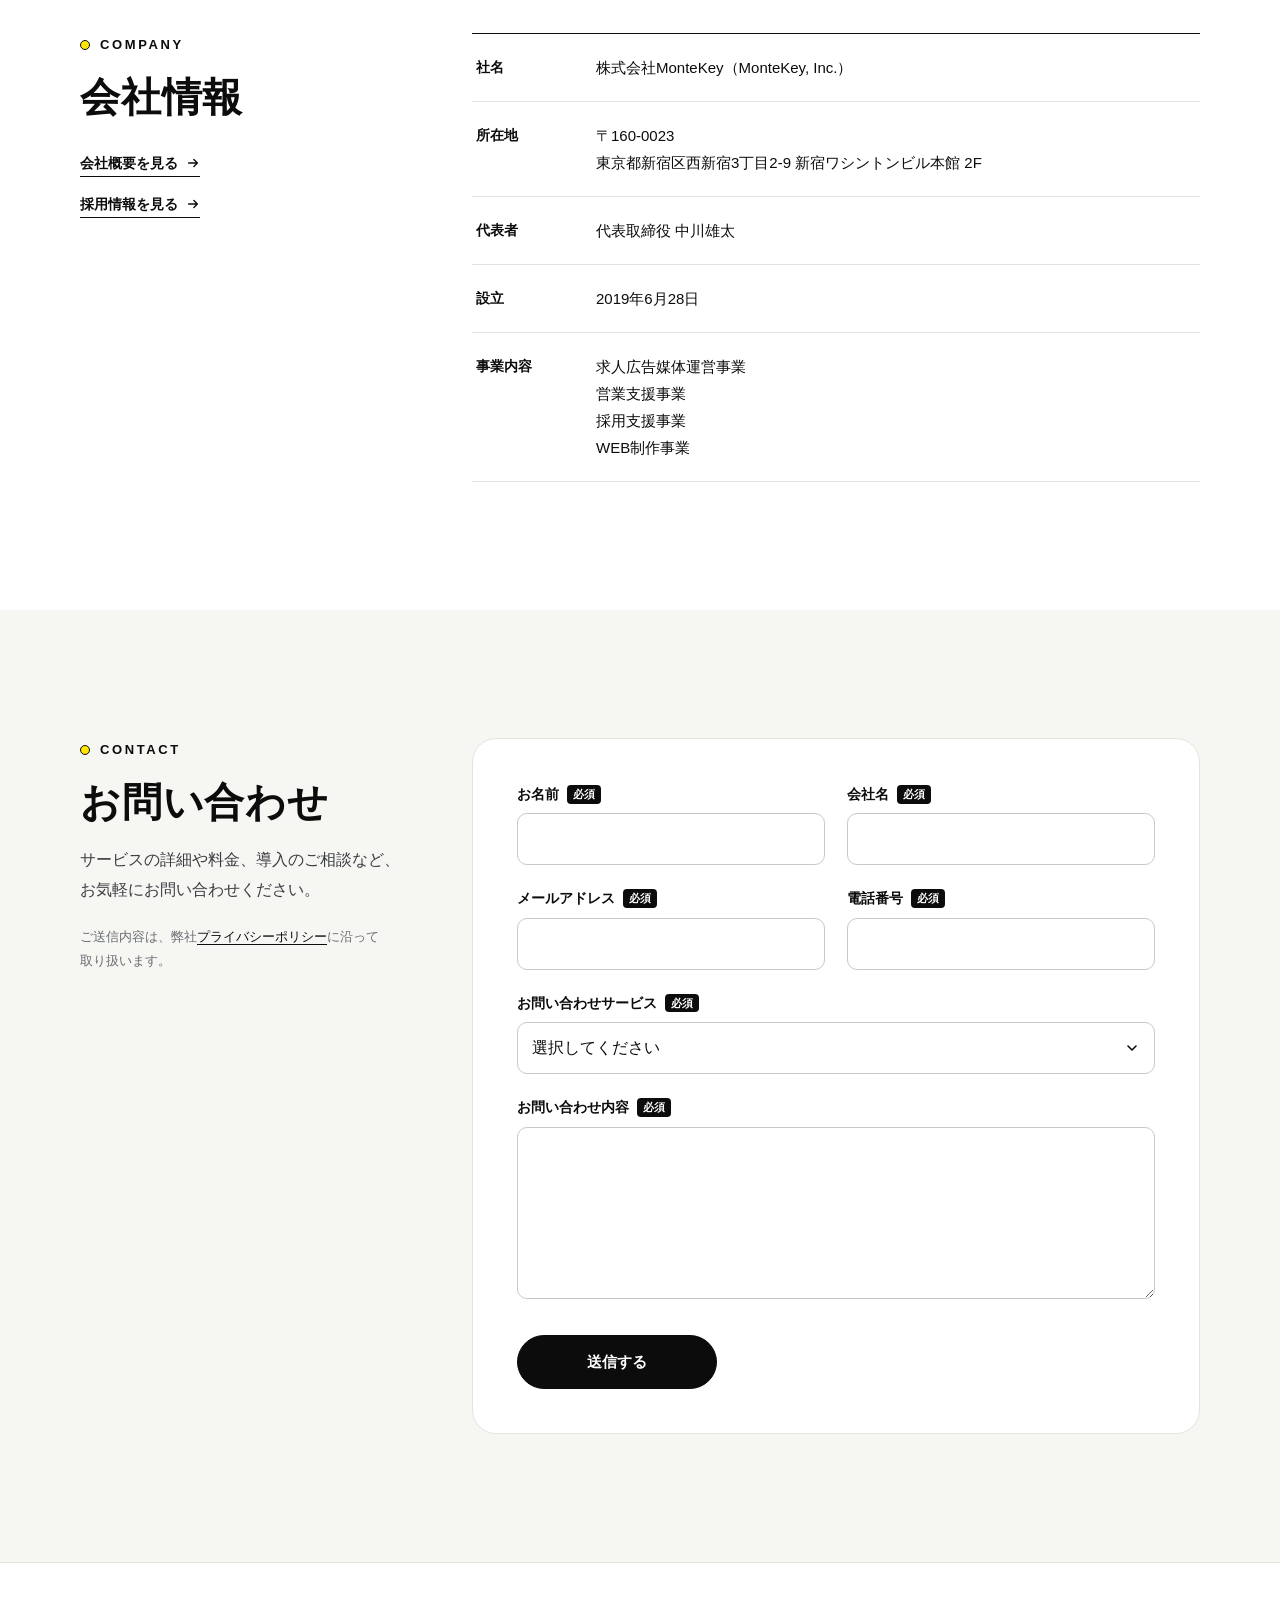
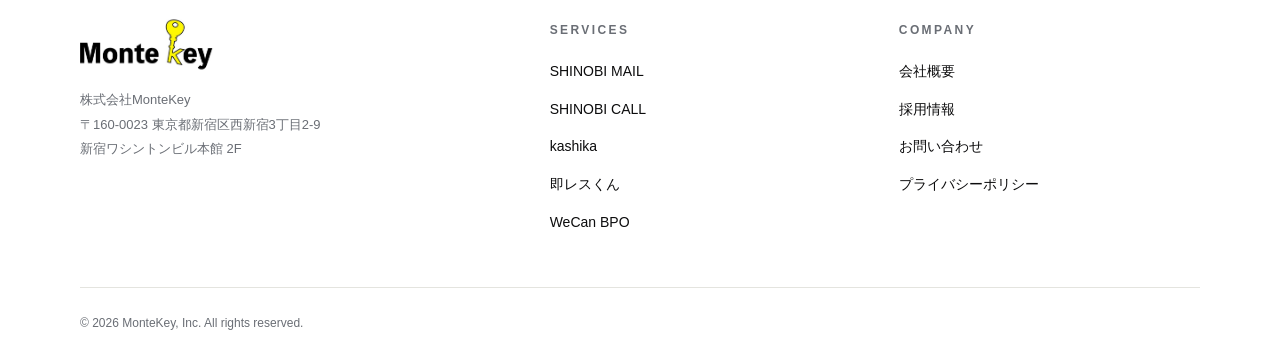
<file: home.html>
<!doctype html>
<html lang="ja">
<head>
  <meta charset="utf-8">
  <meta name="viewport" content="width=device-width, initial-scale=1">
  <meta name="robots" content="noindex, nofollow">
  <title>株式会社モンテキー｜MonteKey, Inc.（試作）</title>
  <!-- 今のサイトの /home はトップページと同じ内容なので、トップへ転送する -->
  <link rel="canonical" href="index.html">
  <meta http-equiv="refresh" content="0; url=index.html">
</head>
<body>
  <p><a href="index.html">トップページへ移動します</a></p>
</body>
</html>
</file>
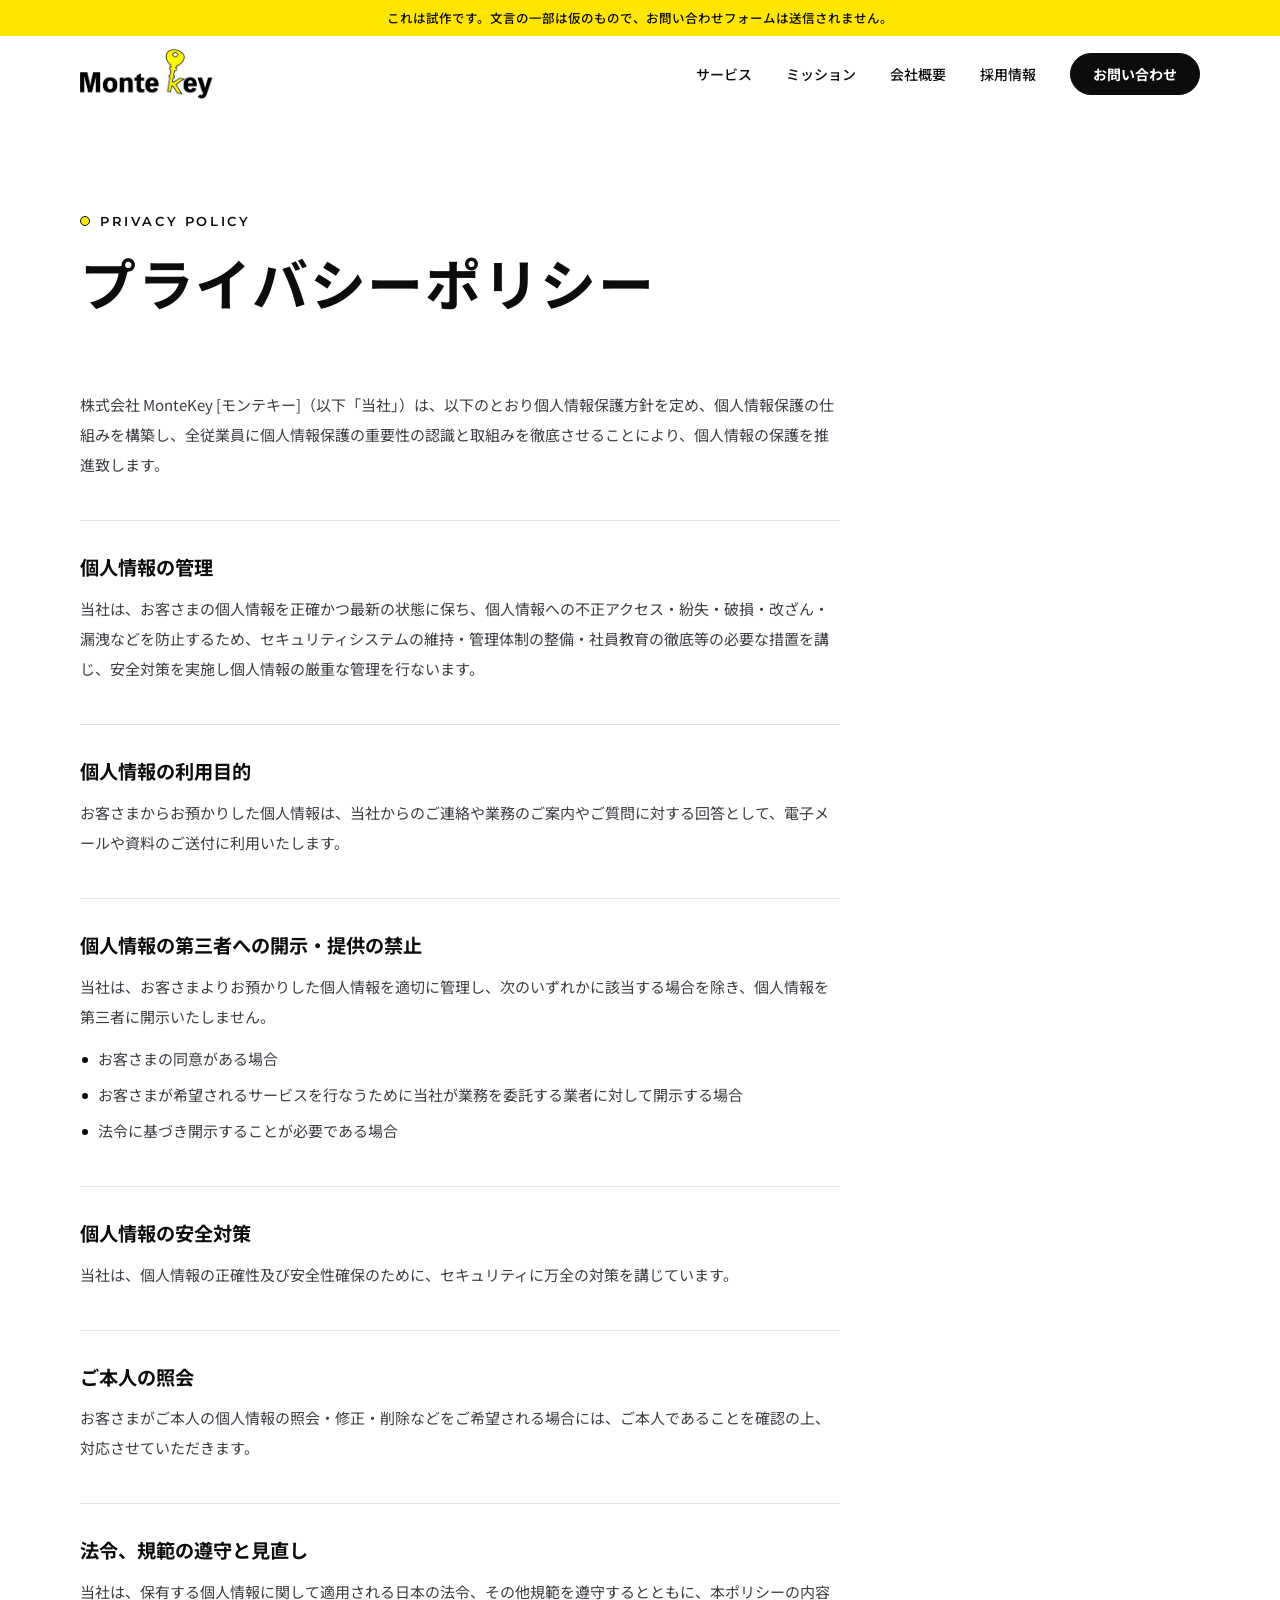
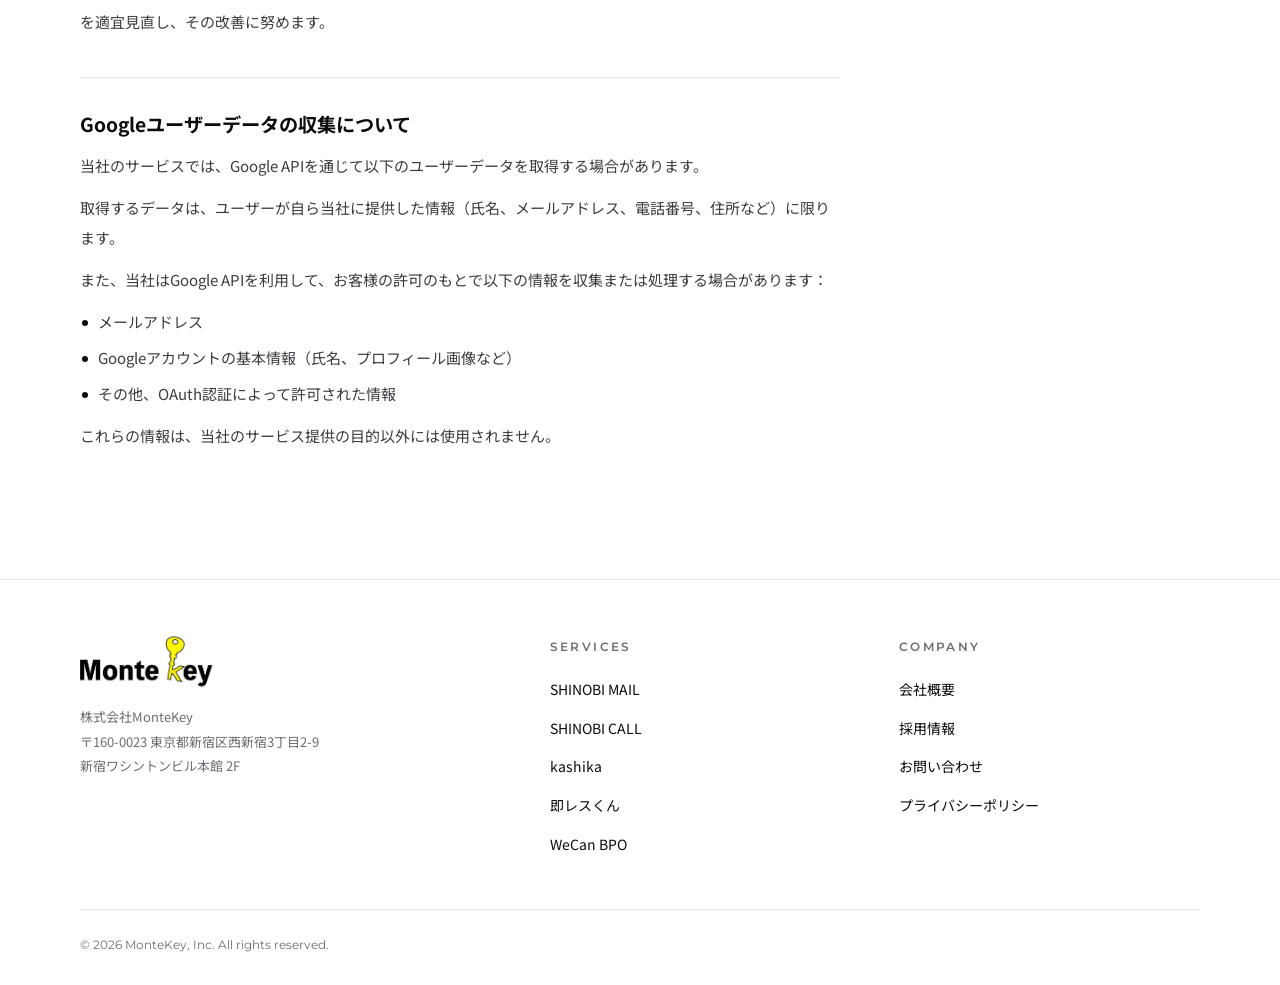
<file: privacy-policy.html>
<!doctype html>
<html lang="ja">
<head>
  <meta charset="utf-8">
  <meta name="viewport" content="width=device-width, initial-scale=1">
  <!-- 試作のため検索エンジンに載せない。本番では外す -->
  <meta name="robots" content="noindex, nofollow">
  <title>プライバシーポリシー｜株式会社モンテキー（試作）</title>
  <meta name="description" content="株式会社モンテキー（MonteKey, Inc.）のプライバシーポリシーです。">
  <link rel="preconnect" href="https://fonts.googleapis.com">
  <link rel="preconnect" href="https://fonts.gstatic.com" crossorigin>
  <link href="https://fonts.googleapis.com/css2?family=Klee+One:wght@400;600&family=Montserrat:wght@400;500;600&family=Noto+Sans+JP:wght@400;500;700&display=swap" rel="stylesheet">
  <link rel="stylesheet" href="styles.css">
</head>
<body>
  <a class="skip-link" href="#main">本文へ移動</a>

  <p class="demo-bar">これは試作です。文言の一部は仮のもので、お問い合わせフォームは送信されません。</p>

  <header class="site-header" id="site-header">
    <div class="container header-inner">
      <a class="brand" href="index.html" aria-label="株式会社モンテキー トップへ">
        <span class="brand-crop"><img src="assets/logo-montekey.jpg" alt="MonteKey" width="785" height="272"></span>
      </a>

      <button class="nav-toggle" type="button" aria-expanded="false" aria-controls="site-nav">
        <span class="sr-only">メニュー</span>
        <span class="nav-toggle-bars" aria-hidden="true"></span>
      </button>

      <nav class="site-nav" id="site-nav" aria-label="メインメニュー">
        <ul>
          <li><a href="index.html#services">サービス</a></li>
          <li><a href="index.html#mission">ミッション</a></li>
          <li><a href="company.html">会社概要</a></li>
          <li><a href="recruit-1.html">採用情報</a></li>
          <li><a class="btn btn-solid btn-sm" href="index.html#contact">お問い合わせ</a></li>
        </ul>
      </nav>
    </div>
  </header>

  <main id="main">
    <section class="page-hero">
      <div class="container">
        <p class="label">PRIVACY POLICY</p>
        <h1 class="page-title">プライバシーポリシー</h1>
      </div>
    </section>

    <section class="section section-top-tight">
      <div class="container">
        <div class="prose">
          <p>株式会社 MonteKey [モンテキー]（以下「当社」）は、以下のとおり個人情報保護方針を定め、個人情報保護の仕組みを構築し、全従業員に個人情報保護の重要性の認識と取組みを徹底させることにより、個人情報の保護を推進致します。</p>

          <h2>個人情報の管理</h2>
          <p>当社は、お客さまの個人情報を正確かつ最新の状態に保ち、個人情報への不正アクセス・紛失・破損・改ざん・漏洩などを防止するため、セキュリティシステムの維持・管理体制の整備・社員教育の徹底等の必要な措置を講じ、安全対策を実施し個人情報の厳重な管理を行ないます。</p>

          <h2>個人情報の利用目的</h2>
          <p>お客さまからお預かりした個人情報は、当社からのご連絡や業務のご案内やご質問に対する回答として、電子メールや資料のご送付に利用いたします。</p>

          <h2>個人情報の第三者への開示・提供の禁止</h2>
          <p>当社は、お客さまよりお預かりした個人情報を適切に管理し、次のいずれかに該当する場合を除き、個人情報を第三者に開示いたしません。</p>
          <ul class="bullets">
            <li>お客さまの同意がある場合</li>
            <li>お客さまが希望されるサービスを行なうために当社が業務を委託する業者に対して開示する場合</li>
            <li>法令に基づき開示することが必要である場合</li>
          </ul>

          <h2>個人情報の安全対策</h2>
          <p>当社は、個人情報の正確性及び安全性確保のために、セキュリティに万全の対策を講じています。</p>

          <h2>ご本人の照会</h2>
          <p>お客さまがご本人の個人情報の照会・修正・削除などをご希望される場合には、ご本人であることを確認の上、対応させていただきます。</p>

          <h2>法令、規範の遵守と見直し</h2>
          <p>当社は、保有する個人情報に関して適用される日本の法令、その他規範を遵守するとともに、本ポリシーの内容を適宜見直し、その改善に努めます。</p>

          <h2>Googleユーザーデータの収集について</h2>
          <p>当社のサービスでは、Google APIを通じて以下のユーザーデータを取得する場合があります。</p>
          <p>取得するデータは、ユーザーが自ら当社に提供した情報（氏名、メールアドレス、電話番号、住所など）に限ります。</p>
          <p>また、当社はGoogle APIを利用して、お客様の許可のもとで以下の情報を収集または処理する場合があります：</p>
          <ul class="bullets">
            <li>メールアドレス</li>
            <li>Googleアカウントの基本情報（氏名、プロフィール画像など）</li>
            <li>その他、OAuth認証によって許可された情報</li>
          </ul>
          <p>これらの情報は、当社のサービス提供の目的以外には使用されません。</p>
        </div>
      </div>
    </section>
  </main>

  <footer class="site-footer">
    <div class="container">
      <div class="footer-grid">
        <div>
          <span class="brand-crop"><img src="assets/logo-montekey.jpg" alt="MonteKey" width="785" height="272" loading="lazy"></span>
          <p class="footer-addr">株式会社MonteKey<br>〒160-0023 東京都新宿区西新宿3丁目2-9<br>新宿ワシントンビル本館 2F</p>
        </div>
        <nav aria-label="サービス">
          <p class="footer-title">SERVICES</p>
          <ul>
            <li><a href="http://shinobimail.com" target="_blank" rel="noopener">SHINOBI MAIL</a></li>
            <li><a href="https://client.shinobi-call.com/" target="_blank" rel="noopener">SHINOBI CALL</a></li>
            <li><a href="https://lp.kashika-app.com/" target="_blank" rel="noopener">kashika</a></li>
            <li><a href="sokureskun.html">即レスくん</a></li>
            <li><a href="wecan-bpo.html">WeCan BPO</a></li>
          </ul>
        </nav>
        <nav aria-label="会社">
          <p class="footer-title">COMPANY</p>
          <ul>
            <li><a href="company.html">会社概要</a></li>
            <li><a href="recruit-1.html">採用情報</a></li>
            <li><a href="index.html#contact">お問い合わせ</a></li>
            <li><a href="privacy-policy.html">プライバシーポリシー</a></li>
          </ul>
        </nav>
      </div>
      <p class="copyright">© 2026 MonteKey, Inc. All rights reserved.</p>
    </div>
  </footer>

  <script src="script.js"></script>
</body>
</html>
</file>
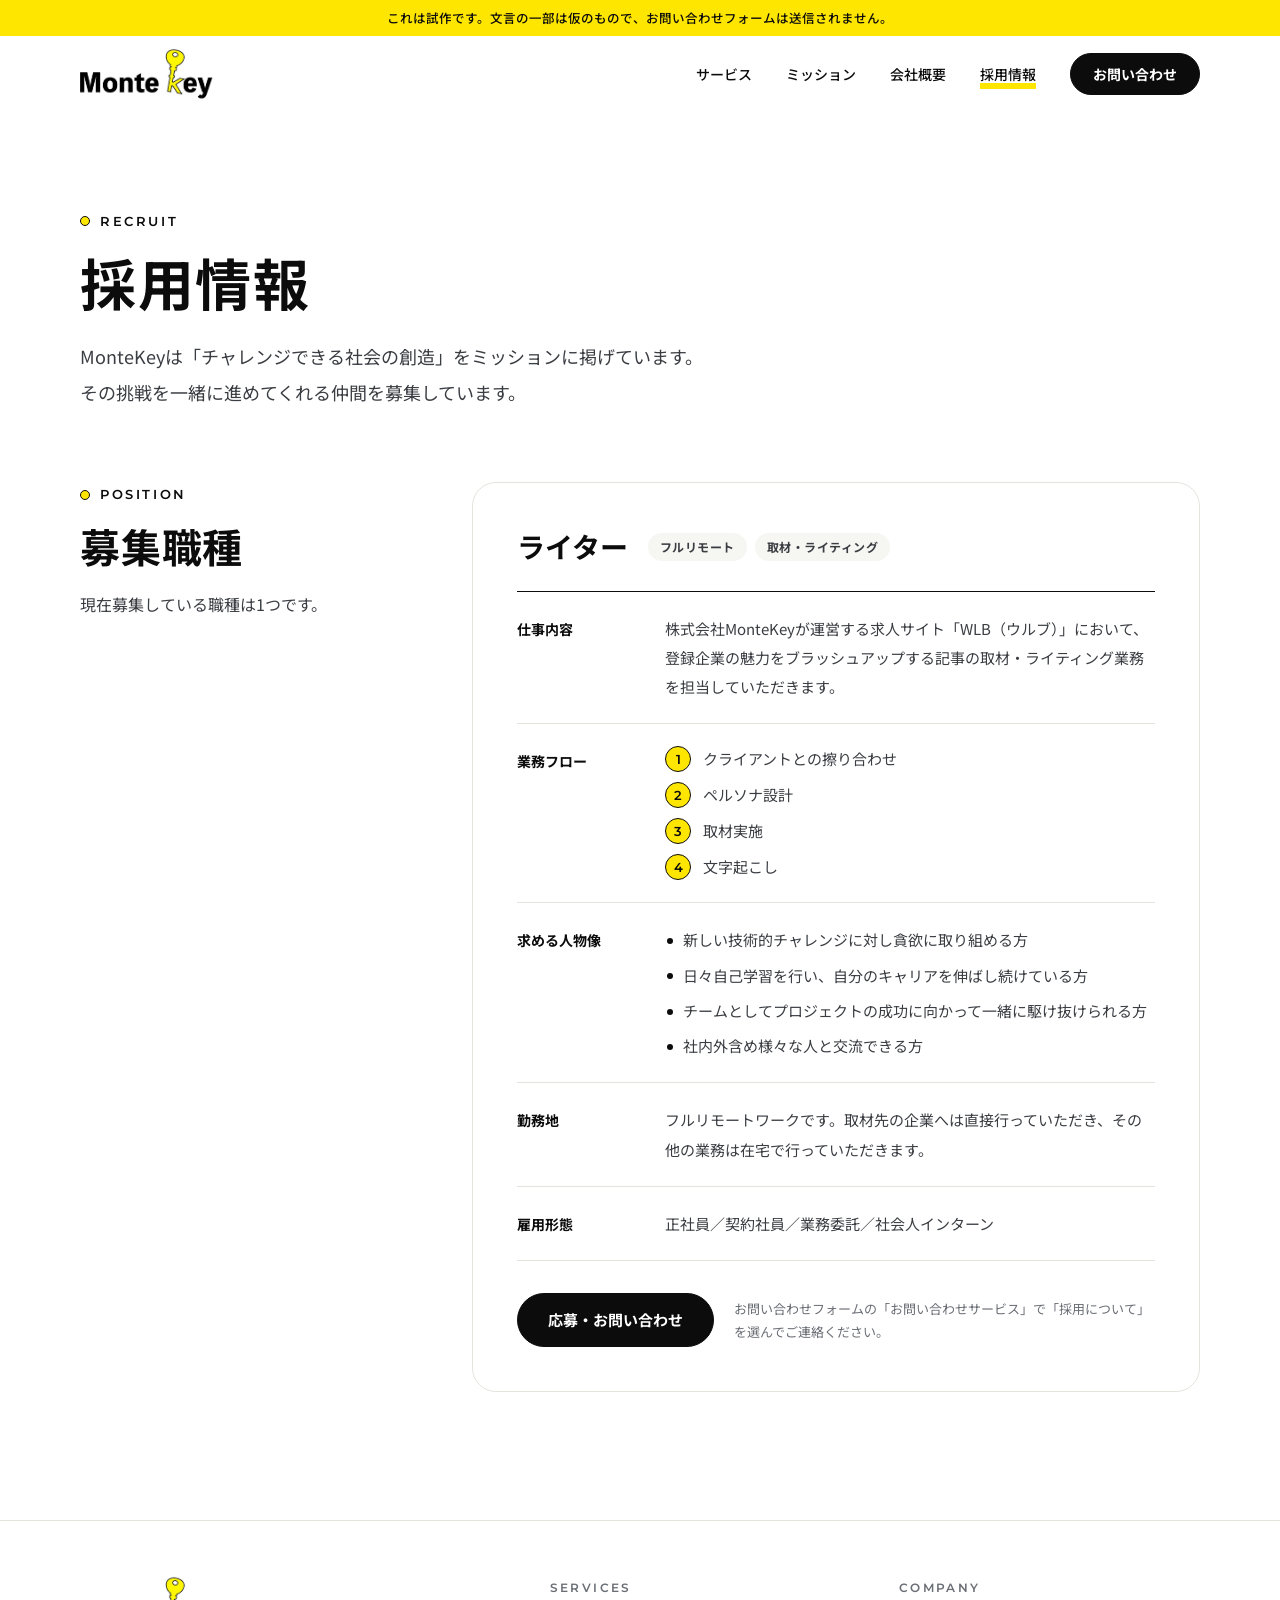
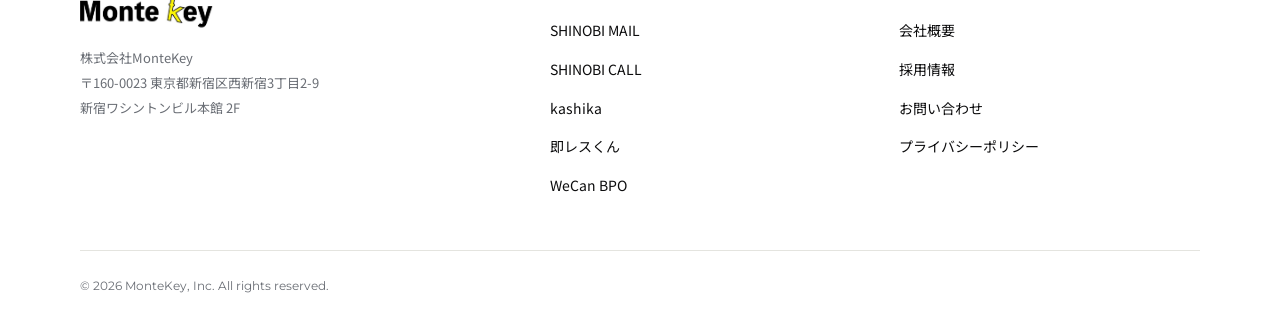
<file: recruit-1.html>
<!doctype html>
<html lang="ja">
<head>
  <meta charset="utf-8">
  <meta name="viewport" content="width=device-width, initial-scale=1">
  <!-- 試作のため検索エンジンに載せない。本番では外す -->
  <meta name="robots" content="noindex, nofollow">
  <title>採用情報｜株式会社モンテキー（試作）</title>
  <meta name="description" content="株式会社モンテキー（MonteKey, Inc.）の採用情報です。募集職種、仕事内容、求める人物像、勤務地、雇用形態をご紹介します。">
  <link rel="preconnect" href="https://fonts.googleapis.com">
  <link rel="preconnect" href="https://fonts.gstatic.com" crossorigin>
  <link href="https://fonts.googleapis.com/css2?family=Klee+One:wght@400;600&family=Montserrat:wght@400;500;600&family=Noto+Sans+JP:wght@400;500;700&display=swap" rel="stylesheet">
  <link rel="stylesheet" href="styles.css">
</head>
<body>
  <a class="skip-link" href="#main">本文へ移動</a>

  <p class="demo-bar">これは試作です。文言の一部は仮のもので、お問い合わせフォームは送信されません。</p>

  <header class="site-header" id="site-header">
    <div class="container header-inner">
      <a class="brand" href="index.html" aria-label="株式会社モンテキー トップへ">
        <span class="brand-crop"><img src="assets/logo-montekey.jpg" alt="MonteKey" width="785" height="272"></span>
      </a>

      <button class="nav-toggle" type="button" aria-expanded="false" aria-controls="site-nav">
        <span class="sr-only">メニュー</span>
        <span class="nav-toggle-bars" aria-hidden="true"></span>
      </button>

      <nav class="site-nav" id="site-nav" aria-label="メインメニュー">
        <ul>
          <li><a href="index.html#services">サービス</a></li>
          <li><a href="index.html#mission">ミッション</a></li>
          <li><a href="company.html">会社概要</a></li>
          <li><a href="recruit-1.html" aria-current="page">採用情報</a></li>
          <li><a class="btn btn-solid btn-sm" href="index.html#contact">お問い合わせ</a></li>
        </ul>
      </nav>
    </div>
  </header>

  <main id="main">
    <section class="page-hero">
      <div class="container">
        <p class="label">RECRUIT</p>
        <h1 class="page-title">採用情報</h1>
        <p class="lead">MonteKeyは「チャレンジできる社会の創造」をミッションに掲げています。<br class="pc-only">その挑戦を一緒に進めてくれる仲間を募集しています。</p>
      </div>
    </section>

    <section class="section section-top-tight">
      <div class="container split">
        <header class="section-head">
          <p class="label">POSITION</p>
          <h2>募集職種</h2>
          <p class="section-lead">現在募集している職種は1つです。</p>
        </header>

        <article class="job">
          <header class="job-head">
            <h3>ライター</h3>
            <ul class="job-tags" aria-label="この職種の特徴">
              <li class="tag">フルリモート</li>
              <li class="tag">取材・ライティング</li>
            </ul>
          </header>

          <dl class="job-dl">
            <div>
              <dt>仕事内容</dt>
              <dd>株式会社MonteKeyが運営する求人サイト「WLB（ウルブ）」において、登録企業の魅力をブラッシュアップする記事の取材・ライティング業務を担当していただきます。</dd>
            </div>
            <div>
              <dt>業務フロー</dt>
              <dd>
                <ol class="steps">
                  <li>クライアントとの擦り合わせ</li>
                  <li>ペルソナ設計</li>
                  <li>取材実施</li>
                  <li>文字起こし</li>
                </ol>
              </dd>
            </div>
            <div>
              <dt>求める人物像</dt>
              <dd>
                <ul class="bullets">
                  <li>新しい技術的チャレンジに対し貪欲に取り組める方</li>
                  <li>日々自己学習を行い、自分のキャリアを伸ばし続けている方</li>
                  <li>チームとしてプロジェクトの成功に向かって一緒に駆け抜けられる方</li>
                  <li>社内外含め様々な人と交流できる方</li>
                </ul>
              </dd>
            </div>
            <div>
              <dt>勤務地</dt>
              <dd>フルリモートワークです。取材先の企業へは直接行っていただき、その他の業務は在宅で行っていただきます。</dd>
            </div>
            <div>
              <dt>雇用形態</dt>
              <dd><span class="nb">正社員／</span><span class="nb">契約社員／</span><span class="nb">業務委託／</span><span class="nb">社会人インターン</span></dd>
            </div>
          </dl>

          <div class="job-cta">
            <a class="btn btn-solid" href="index.html#contact">応募・お問い合わせ</a>
            <p class="note">お問い合わせフォームの「お問い合わせサービス」で「採用について」を選んでご連絡ください。</p>
          </div>
        </article>
      </div>
    </section>
  </main>

  <footer class="site-footer">
    <div class="container">
      <div class="footer-grid">
        <div>
          <span class="brand-crop"><img src="assets/logo-montekey.jpg" alt="MonteKey" width="785" height="272" loading="lazy"></span>
          <p class="footer-addr">株式会社MonteKey<br>〒160-0023 東京都新宿区西新宿3丁目2-9<br>新宿ワシントンビル本館 2F</p>
        </div>
        <nav aria-label="サービス">
          <p class="footer-title">SERVICES</p>
          <ul>
            <li><a href="http://shinobimail.com" target="_blank" rel="noopener">SHINOBI MAIL</a></li>
            <li><a href="https://client.shinobi-call.com/" target="_blank" rel="noopener">SHINOBI CALL</a></li>
            <li><a href="https://lp.kashika-app.com/" target="_blank" rel="noopener">kashika</a></li>
            <li><a href="sokureskun.html">即レスくん</a></li>
            <li><a href="wecan-bpo.html">WeCan BPO</a></li>
          </ul>
        </nav>
        <nav aria-label="会社">
          <p class="footer-title">COMPANY</p>
          <ul>
            <li><a href="company.html">会社概要</a></li>
            <li><a href="recruit-1.html">採用情報</a></li>
            <li><a href="index.html#contact">お問い合わせ</a></li>
            <li><a href="privacy-policy.html">プライバシーポリシー</a></li>
          </ul>
        </nav>
      </div>
      <p class="copyright">© 2026 MonteKey, Inc. All rights reserved.</p>
    </div>
  </footer>

  <script src="script.js"></script>
</body>
</html>
</file>
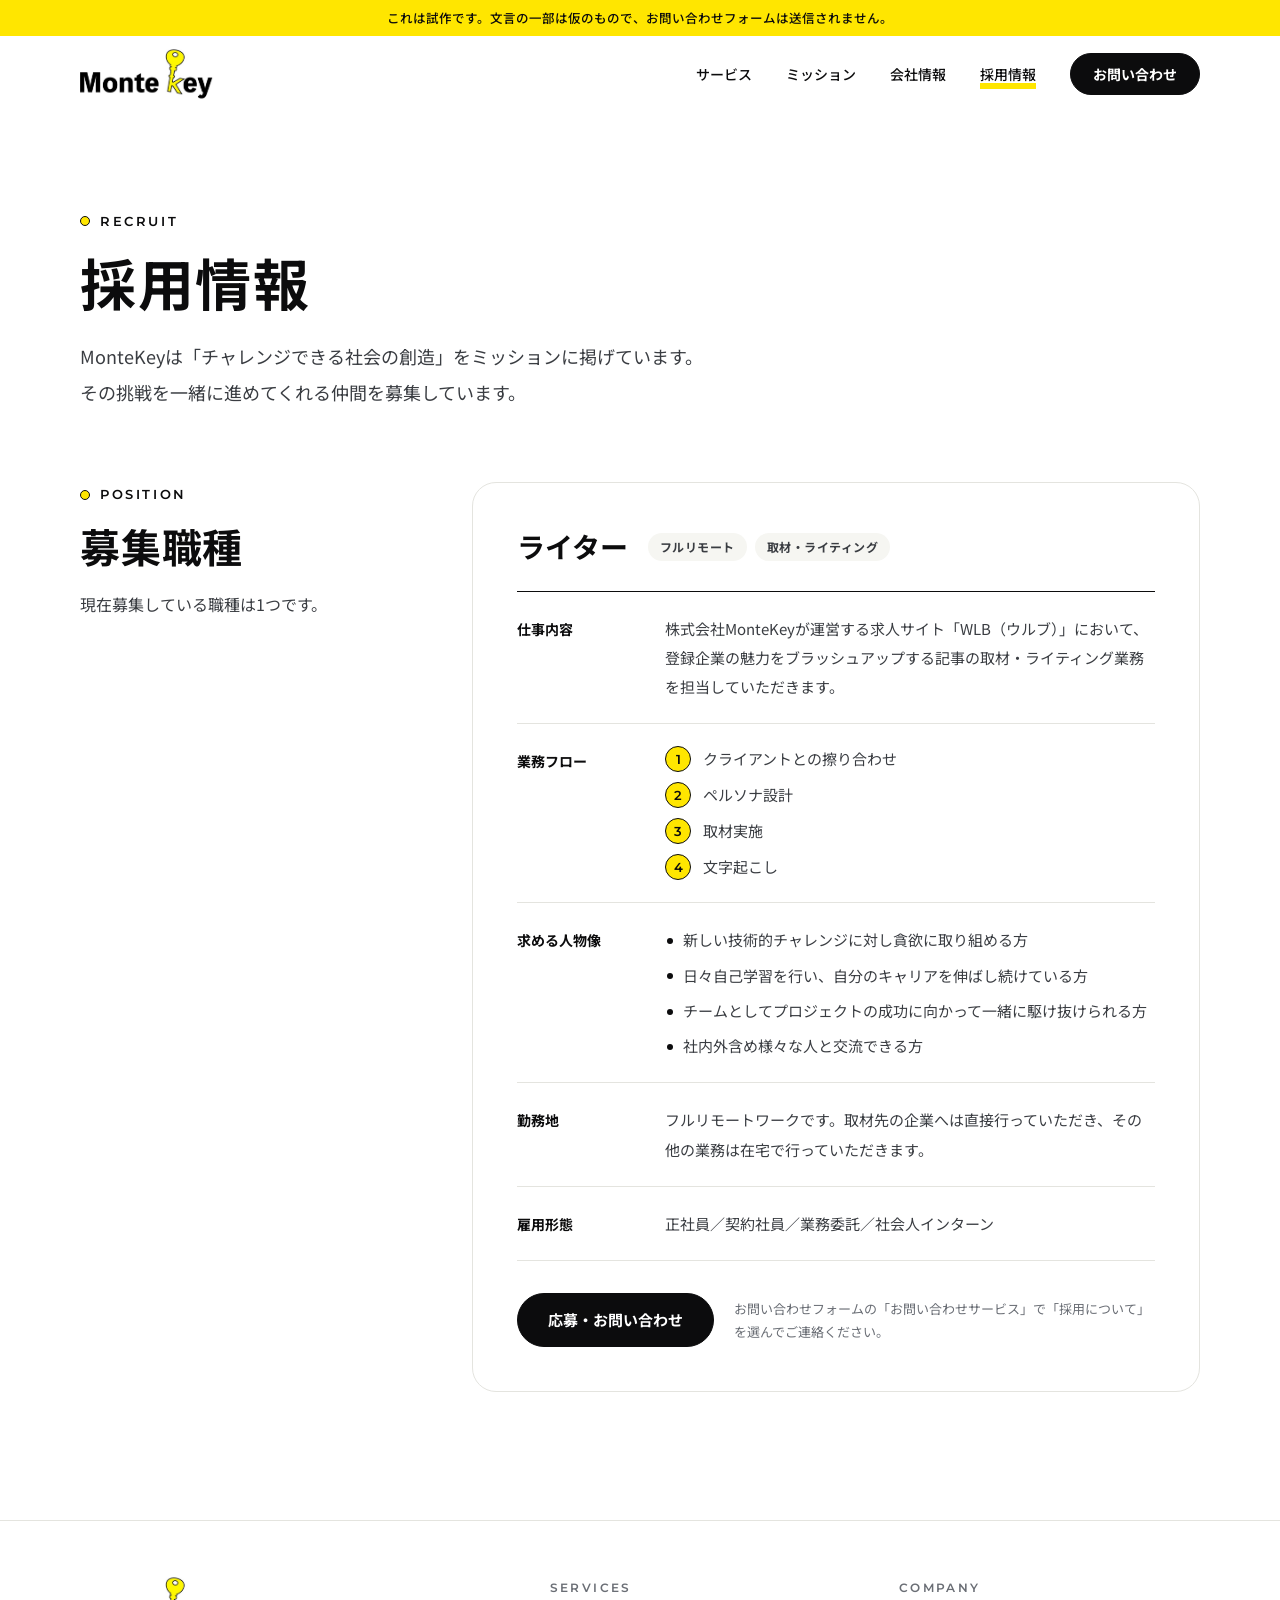
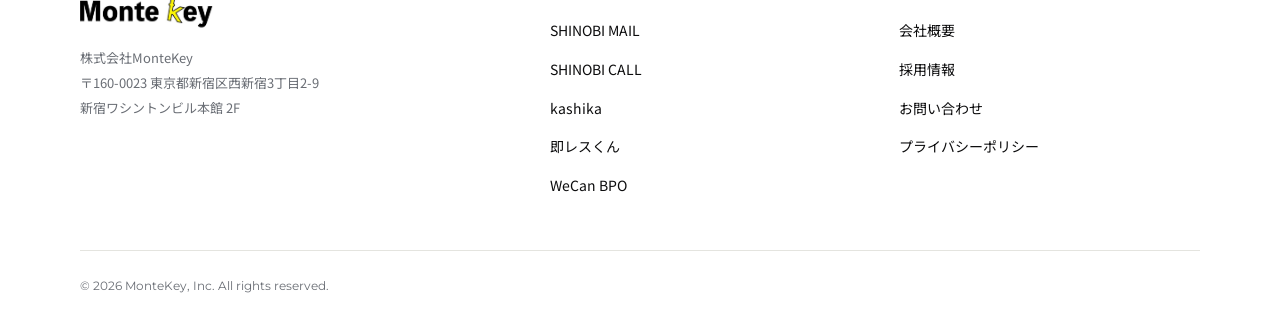
<file: recruit.html>
<!doctype html>
<html lang="ja">
<head>
  <meta charset="utf-8">
  <meta name="viewport" content="width=device-width, initial-scale=1">
  <!-- 試作のため検索エンジンに載せない。本番では外す -->
  <meta name="robots" content="noindex, nofollow">
  <title>採用情報｜株式会社モンテキー（試作）</title>
  <meta name="description" content="株式会社モンテキー（MonteKey, Inc.）の採用情報です。募集職種、仕事内容、求める人物像、勤務地、雇用形態をご紹介します。">
  <link rel="preconnect" href="https://fonts.googleapis.com">
  <link rel="preconnect" href="https://fonts.gstatic.com" crossorigin>
  <link href="https://fonts.googleapis.com/css2?family=Klee+One:wght@400;600&family=Montserrat:wght@400;500;600&family=Noto+Sans+JP:wght@400;500;700&display=swap" rel="stylesheet">
  <link rel="stylesheet" href="styles.css">
</head>
<body>
  <a class="skip-link" href="#main">本文へ移動</a>

  <p class="demo-bar">これは試作です。文言の一部は仮のもので、お問い合わせフォームは送信されません。</p>

  <header class="site-header" id="site-header">
    <div class="container header-inner">
      <a class="brand" href="index.html" aria-label="株式会社モンテキー トップへ">
        <span class="brand-crop"><img src="assets/logo-montekey.jpg" alt="MonteKey" width="785" height="272"></span>
      </a>

      <button class="nav-toggle" type="button" aria-expanded="false" aria-controls="site-nav">
        <span class="sr-only">メニュー</span>
        <span class="nav-toggle-bars" aria-hidden="true"></span>
      </button>

      <nav class="site-nav" id="site-nav" aria-label="メインメニュー">
        <ul>
          <li><a href="index.html#services">サービス</a></li>
          <li><a href="index.html#mission">ミッション</a></li>
          <li><a href="index.html#company">会社情報</a></li>
          <li><a href="recruit.html" aria-current="page">採用情報</a></li>
          <li><a class="btn btn-solid btn-sm" href="index.html#contact">お問い合わせ</a></li>
        </ul>
      </nav>
    </div>
  </header>

  <main id="main">
    <section class="page-hero">
      <div class="container">
        <p class="label">RECRUIT</p>
        <h1 class="page-title">採用情報</h1>
        <p class="lead">MonteKeyは「チャレンジできる社会の創造」をミッションに掲げています。<br class="pc-only">その挑戦を一緒に進めてくれる仲間を募集しています。</p>
      </div>
    </section>

    <section class="section section-top-tight">
      <div class="container split">
        <header class="section-head">
          <p class="label">POSITION</p>
          <h2>募集職種</h2>
          <p class="section-lead">現在募集している職種は1つです。</p>
        </header>

        <article class="job">
          <header class="job-head">
            <h3>ライター</h3>
            <ul class="job-tags" aria-label="この職種の特徴">
              <li class="tag">フルリモート</li>
              <li class="tag">取材・ライティング</li>
            </ul>
          </header>

          <dl class="job-dl">
            <div>
              <dt>仕事内容</dt>
              <dd>株式会社MonteKeyが運営する求人サイト「WLB（ウルブ）」において、登録企業の魅力をブラッシュアップする記事の取材・ライティング業務を担当していただきます。</dd>
            </div>
            <div>
              <dt>業務フロー</dt>
              <dd>
                <ol class="steps">
                  <li>クライアントとの擦り合わせ</li>
                  <li>ペルソナ設計</li>
                  <li>取材実施</li>
                  <li>文字起こし</li>
                </ol>
              </dd>
            </div>
            <div>
              <dt>求める人物像</dt>
              <dd>
                <ul class="bullets">
                  <li>新しい技術的チャレンジに対し貪欲に取り組める方</li>
                  <li>日々自己学習を行い、自分のキャリアを伸ばし続けている方</li>
                  <li>チームとしてプロジェクトの成功に向かって一緒に駆け抜けられる方</li>
                  <li>社内外含め様々な人と交流できる方</li>
                </ul>
              </dd>
            </div>
            <div>
              <dt>勤務地</dt>
              <dd>フルリモートワークです。取材先の企業へは直接行っていただき、その他の業務は在宅で行っていただきます。</dd>
            </div>
            <div>
              <dt>雇用形態</dt>
              <dd><span class="nb">正社員／</span><span class="nb">契約社員／</span><span class="nb">業務委託／</span><span class="nb">社会人インターン</span></dd>
            </div>
          </dl>

          <div class="job-cta">
            <a class="btn btn-solid" href="index.html#contact">応募・お問い合わせ</a>
            <p class="note">お問い合わせフォームの「お問い合わせサービス」で「採用について」を選んでご連絡ください。</p>
          </div>
        </article>
      </div>
    </section>
  </main>

  <footer class="site-footer">
    <div class="container">
      <div class="footer-grid">
        <div>
          <span class="brand-crop"><img src="assets/logo-montekey.jpg" alt="MonteKey" width="785" height="272" loading="lazy"></span>
          <p class="footer-addr">株式会社MonteKey<br>〒160-0023 東京都新宿区西新宿3丁目2-9<br>新宿ワシントンビル本館 2F</p>
        </div>
        <nav aria-label="サービス">
          <p class="footer-title">SERVICES</p>
          <ul>
            <li><a href="http://shinobimail.com" target="_blank" rel="noopener">SHINOBI MAIL</a></li>
            <li><a href="https://client.shinobi-call.com/" target="_blank" rel="noopener">SHINOBI CALL</a></li>
            <li><a href="https://lp.kashika-app.com/" target="_blank" rel="noopener">kashika</a></li>
            <li><a href="https://www.montekey.co.jp/sokureskun">即レスくん</a></li>
            <li><a href="https://www.montekey.co.jp/wecan-bpo">WeCan BPO</a></li>
          </ul>
        </nav>
        <nav aria-label="会社">
          <p class="footer-title">COMPANY</p>
          <ul>
            <li><a href="https://www.montekey.co.jp/company">会社概要</a></li>
            <li><a href="recruit.html">採用情報</a></li>
            <li><a href="index.html#contact">お問い合わせ</a></li>
            <li><a href="https://www.montekey.co.jp/privacy-policy">プライバシーポリシー</a></li>
          </ul>
        </nav>
      </div>
      <p class="copyright">© 2026 MonteKey, Inc. All rights reserved.</p>
    </div>
  </footer>

  <script src="script.js"></script>
</body>
</html>
</file>
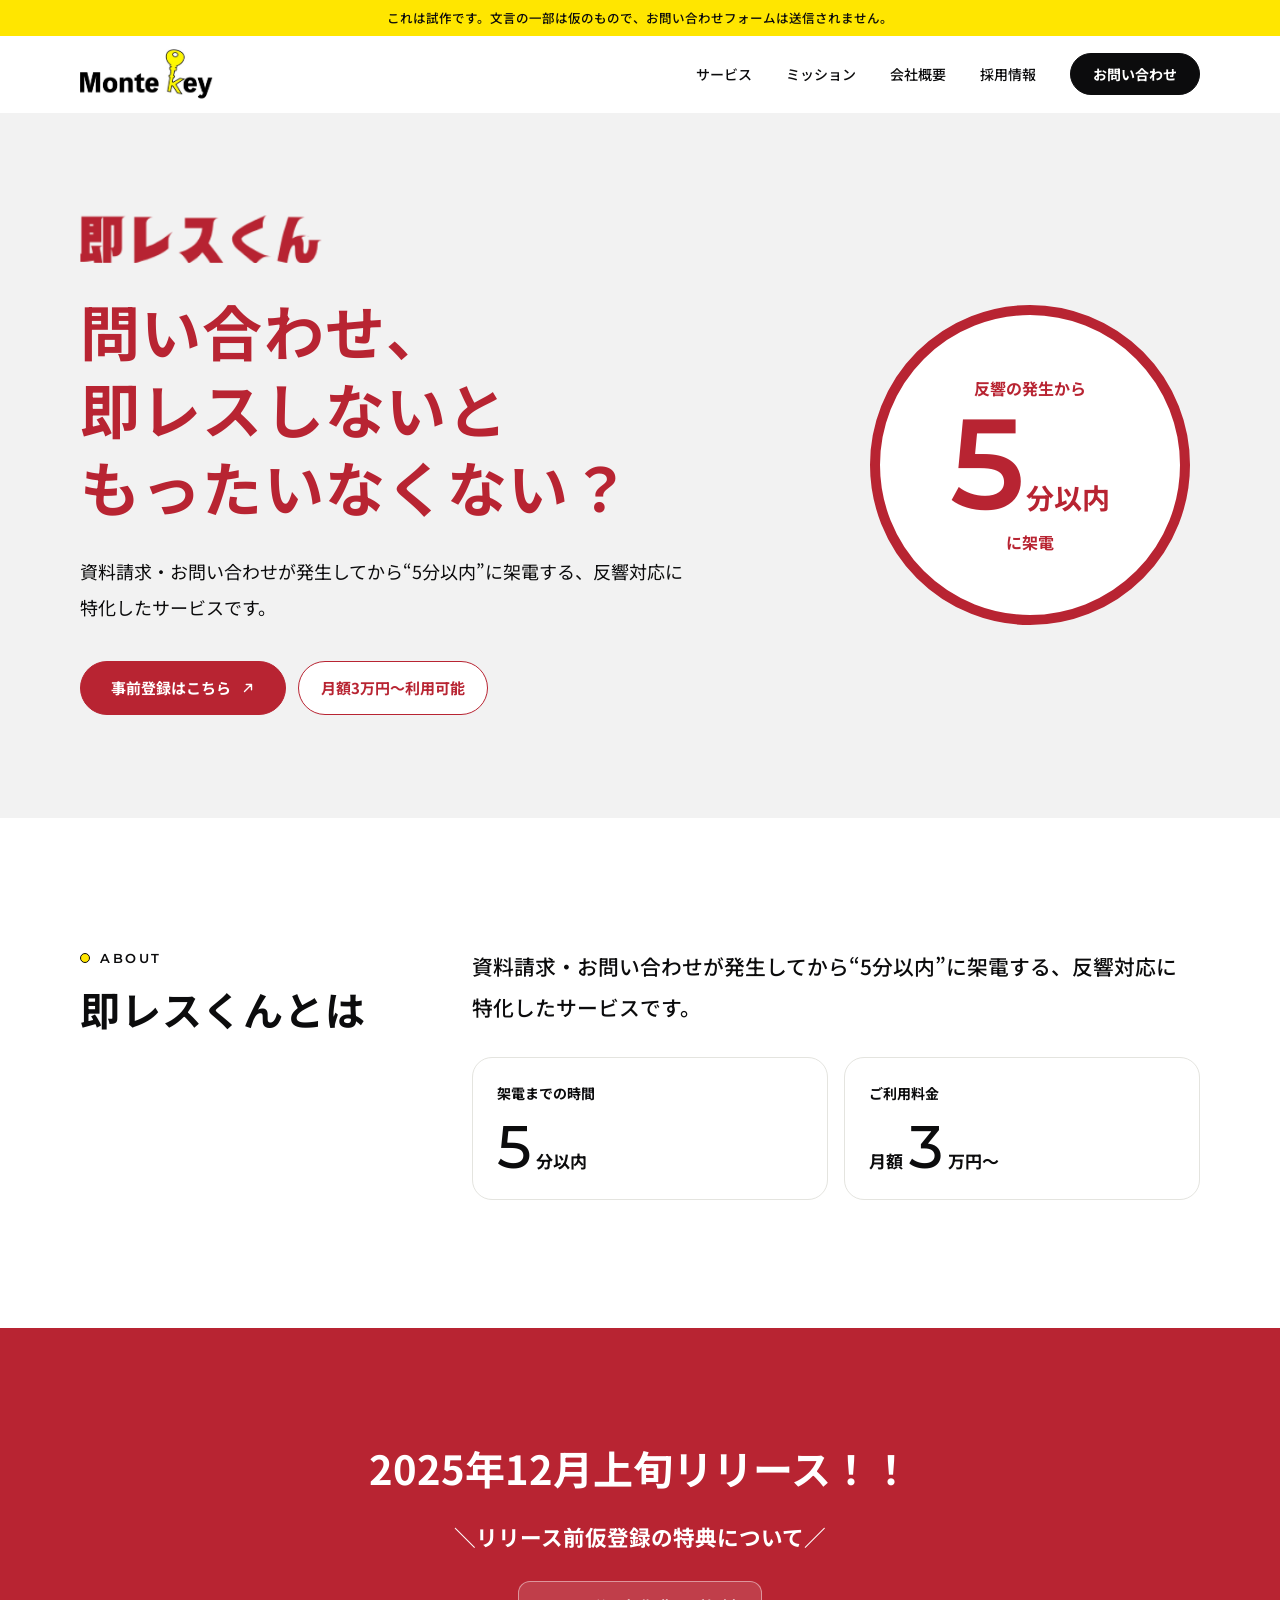
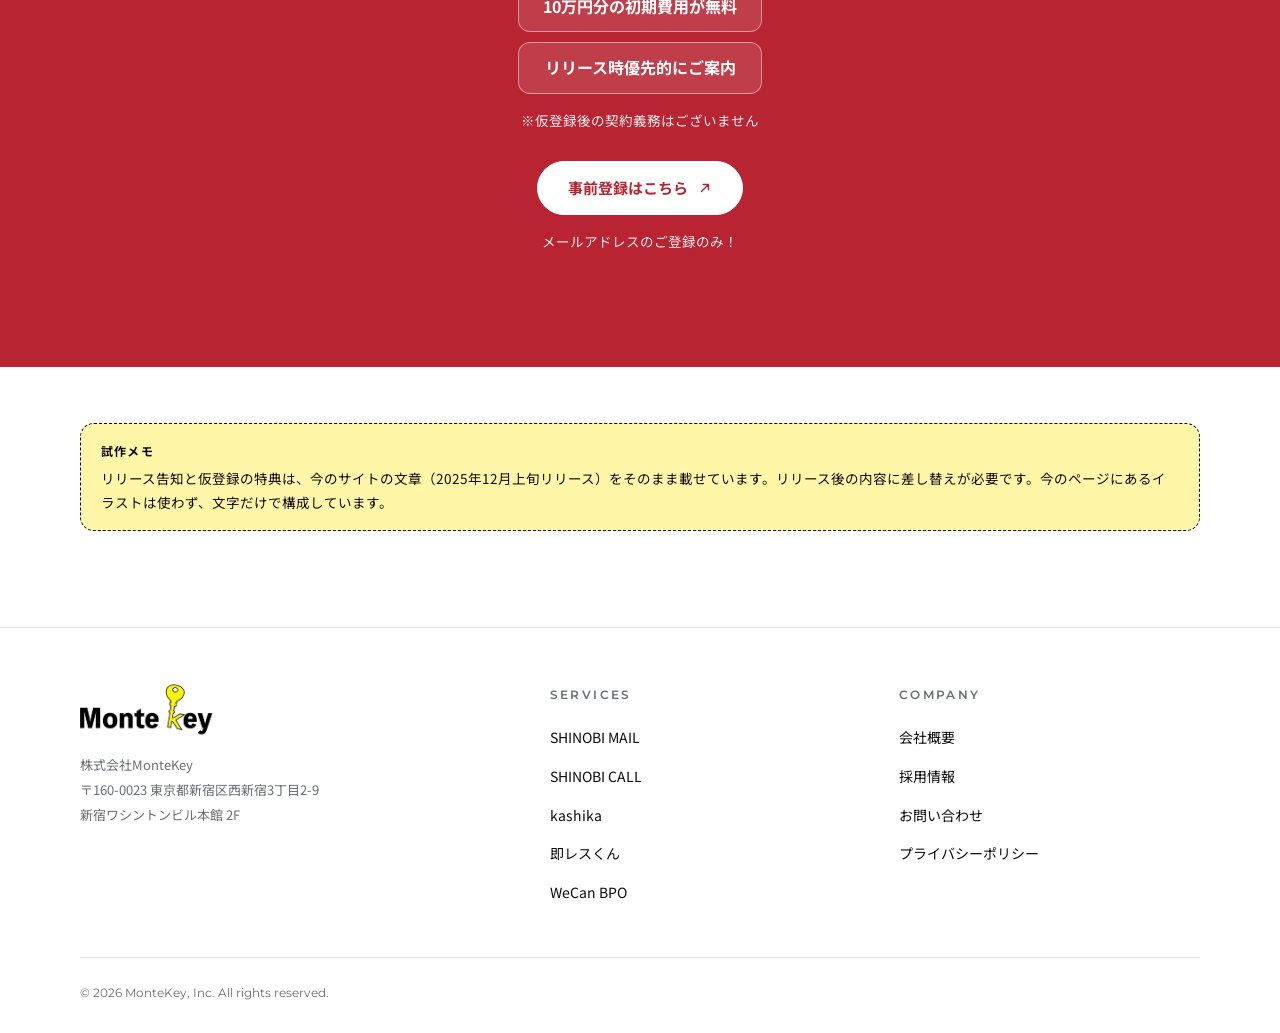
<file: sokureskun.html>
<!doctype html>
<html lang="ja">
<head>
  <meta charset="utf-8">
  <meta name="viewport" content="width=device-width, initial-scale=1">
  <!-- 試作のため検索エンジンに載せない。本番では外す -->
  <meta name="robots" content="noindex, nofollow">
  <title>即レスくん｜反響対応に特化した電話代行（試作）</title>
  <meta name="description" content="資料請求・お問い合わせが発生してから“5分以内”に架電する、反響対応に特化したサービスです。">
  <link rel="preconnect" href="https://fonts.googleapis.com">
  <link rel="preconnect" href="https://fonts.gstatic.com" crossorigin>
  <link href="https://fonts.googleapis.com/css2?family=Klee+One:wght@400;600&family=Montserrat:wght@400;500;600&family=Noto+Sans+JP:wght@400;500;700&display=swap" rel="stylesheet">
  <link rel="stylesheet" href="styles.css">
</head>
<body>
  <a class="skip-link" href="#main">本文へ移動</a>

  <p class="demo-bar">これは試作です。文言の一部は仮のもので、お問い合わせフォームは送信されません。</p>

  <header class="site-header" id="site-header">
    <div class="container header-inner">
      <a class="brand" href="index.html" aria-label="株式会社モンテキー トップへ">
        <span class="brand-crop"><img src="assets/logo-montekey.jpg" alt="MonteKey" width="785" height="272"></span>
      </a>

      <button class="nav-toggle" type="button" aria-expanded="false" aria-controls="site-nav">
        <span class="sr-only">メニュー</span>
        <span class="nav-toggle-bars" aria-hidden="true"></span>
      </button>

      <nav class="site-nav" id="site-nav" aria-label="メインメニュー">
        <ul>
          <li><a href="index.html#services">サービス</a></li>
          <li><a href="index.html#mission">ミッション</a></li>
          <li><a href="company.html">会社概要</a></li>
          <li><a href="recruit-1.html">採用情報</a></li>
          <li><a class="btn btn-solid btn-sm" href="index.html#contact">お問い合わせ</a></li>
        </ul>
      </nav>
    </div>
  </header>

  <main id="main">
    <section class="sk-hero">
      <div class="container sk-hero-grid">
        <div>
          <p class="sk-logo"><span class="logo-crop"><img src="assets/logo-sokureskun.png" alt="即レスくん" width="334" height="106"></span></p>
          <h1 class="sk-title"><span>問い合わせ、</span><span>即レスしないと</span><span>もったいなくない？</span></h1>
          <p class="lead">資料請求・お問い合わせが発生してから“5分以内”に架電する、反響対応に特化したサービスです。</p>
          <div class="cta">
            <a class="btn btn-sk" href="https://forms.gle/go1BRnQTceDcfik78" target="_blank" rel="noopener">事前登録はこちら<svg class="ico" viewBox="0 0 16 16" aria-hidden="true"><path d="M4 12 12 4M6 4h6v6"/></svg></a>
            <span class="sk-badge">月額3万円〜利用可能</span>
          </div>
        </div>

        <div class="sk-dial" role="img" aria-label="反響の発生から5分以内に架電">
          <p class="sk-dial-top">反響の発生から</p>
          <p class="sk-dial-num"><b>5</b>分以内</p>
          <p class="sk-dial-bottom">に架電</p>
        </div>
      </div>
    </section>

    <section class="section">
      <div class="container split">
        <header class="section-head">
          <p class="label">ABOUT</p>
          <h2>即レスくんとは</h2>
        </header>
        <div>
          <p class="big-lead">資料請求・お問い合わせが発生してから“5分以内”に架電する、反響対応に特化したサービスです。</p>
          <dl class="plan-grid plan-grid--2">
            <div class="plan"><dt>架電までの時間</dt><dd><b>5</b>分以内</dd></div>
            <div class="plan"><dt>ご利用料金</dt><dd>月額<b>3</b>万円〜</dd></div>
          </dl>
        </div>
      </div>
    </section>

    <section class="sk-release">
      <div class="container">
        <h2>2025年12月上旬リリース！！</h2>
        <p class="sk-release-sub">＼リリース前仮登録の特典について／</p>
        <ul class="sk-perks">
          <li>10万円分の初期費用が無料</li>
          <li>リリース時優先的にご案内</li>
        </ul>
        <p class="sk-release-note">※仮登録後の契約義務はございません</p>
        <a class="btn btn-white" href="https://forms.gle/go1BRnQTceDcfik78" target="_blank" rel="noopener">事前登録はこちら<svg class="ico" viewBox="0 0 16 16" aria-hidden="true"><path d="M4 12 12 4M6 4h6v6"/></svg></a>
        <p class="sk-release-note">メールアドレスのご登録のみ！</p>
      </div>
    </section>

    <section class="section section-memo">
      <div class="container">
        <aside class="memo" aria-label="試作メモ"><p class="memo-title">試作メモ</p><p>リリース告知と仮登録の特典は、今のサイトの文章（2025年12月上旬リリース）をそのまま載せています。リリース後の内容に差し替えが必要です。今のページにあるイラストは使わず、文字だけで構成しています。</p></aside>
      </div>
    </section>
  </main>

  <footer class="site-footer">
    <div class="container">
      <div class="footer-grid">
        <div>
          <span class="brand-crop"><img src="assets/logo-montekey.jpg" alt="MonteKey" width="785" height="272" loading="lazy"></span>
          <p class="footer-addr">株式会社MonteKey<br>〒160-0023 東京都新宿区西新宿3丁目2-9<br>新宿ワシントンビル本館 2F</p>
        </div>
        <nav aria-label="サービス">
          <p class="footer-title">SERVICES</p>
          <ul>
            <li><a href="http://shinobimail.com" target="_blank" rel="noopener">SHINOBI MAIL</a></li>
            <li><a href="https://client.shinobi-call.com/" target="_blank" rel="noopener">SHINOBI CALL</a></li>
            <li><a href="https://lp.kashika-app.com/" target="_blank" rel="noopener">kashika</a></li>
            <li><a href="sokureskun.html">即レスくん</a></li>
            <li><a href="wecan-bpo.html">WeCan BPO</a></li>
          </ul>
        </nav>
        <nav aria-label="会社">
          <p class="footer-title">COMPANY</p>
          <ul>
            <li><a href="company.html">会社概要</a></li>
            <li><a href="recruit-1.html">採用情報</a></li>
            <li><a href="index.html#contact">お問い合わせ</a></li>
            <li><a href="privacy-policy.html">プライバシーポリシー</a></li>
          </ul>
        </nav>
      </div>
      <p class="copyright">© 2026 MonteKey, Inc. All rights reserved.</p>
    </div>
  </footer>

  <script src="script.js"></script>
</body>
</html>
</file>
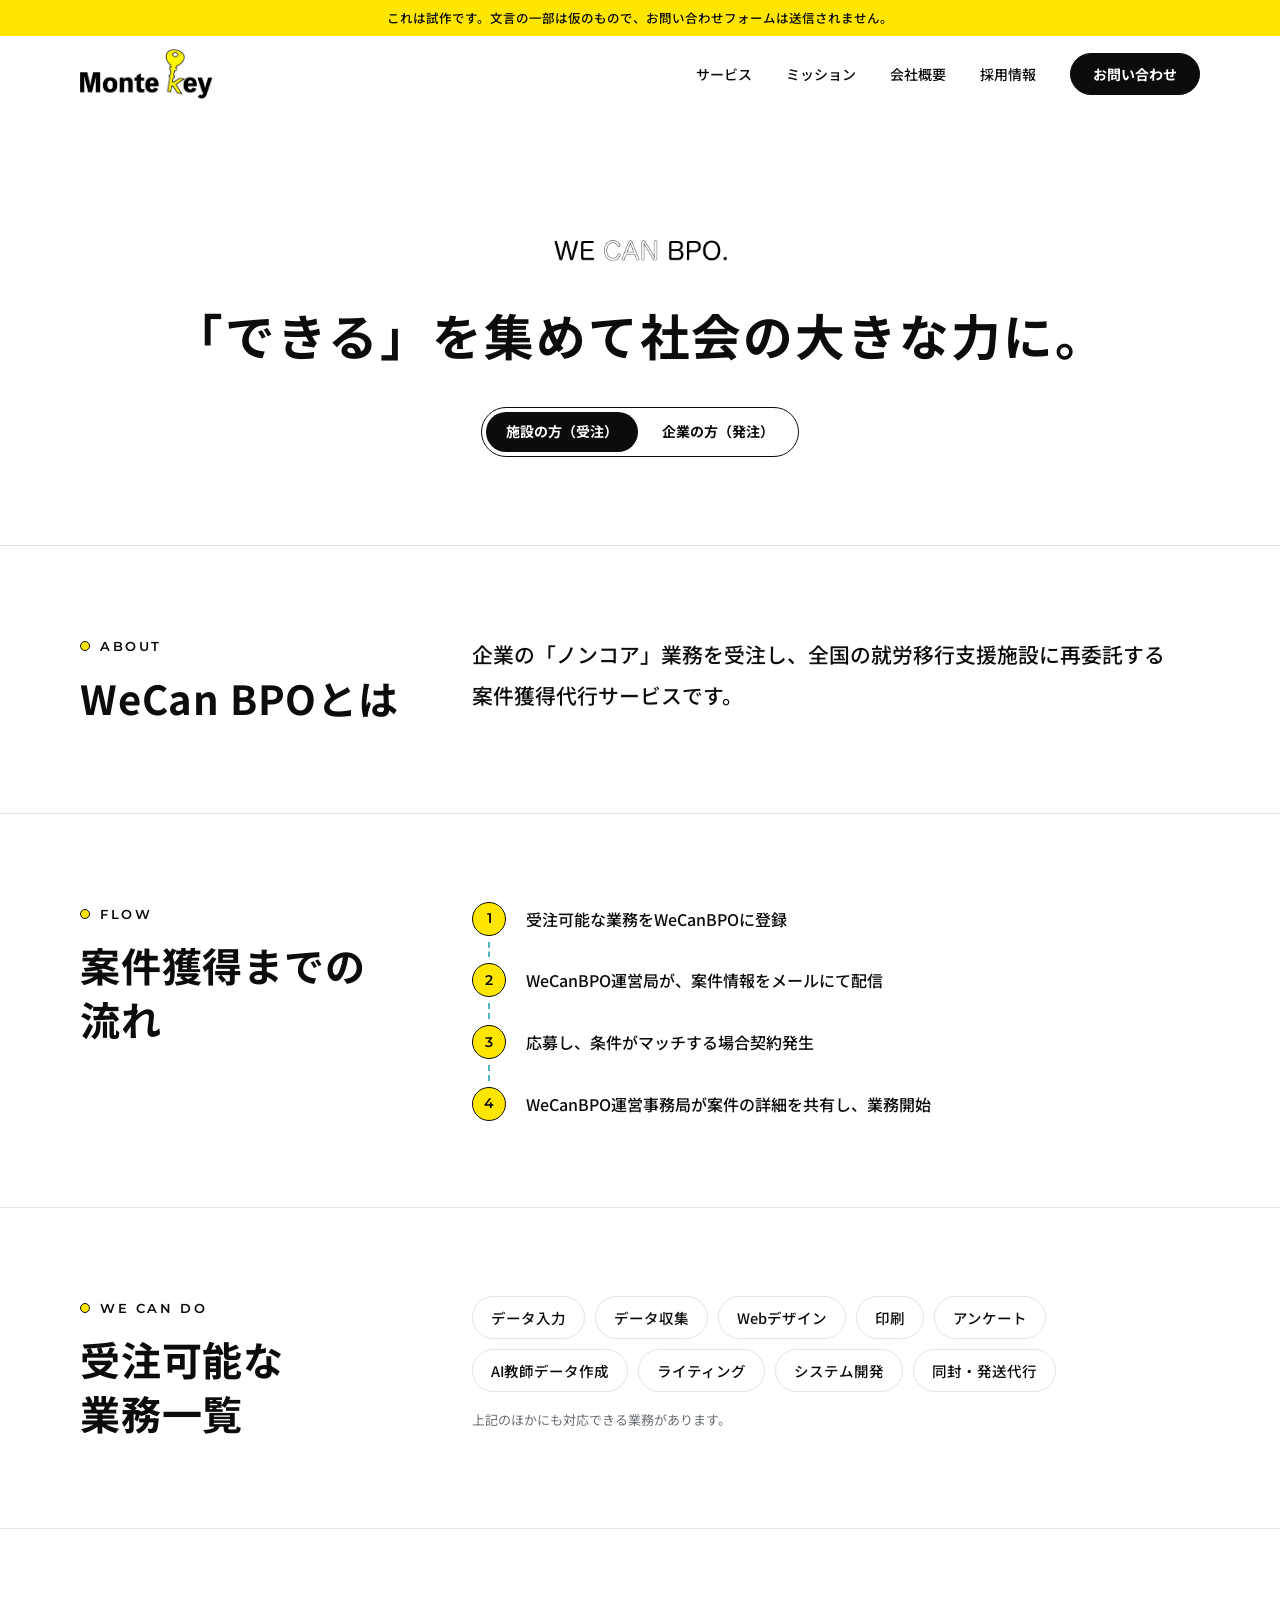
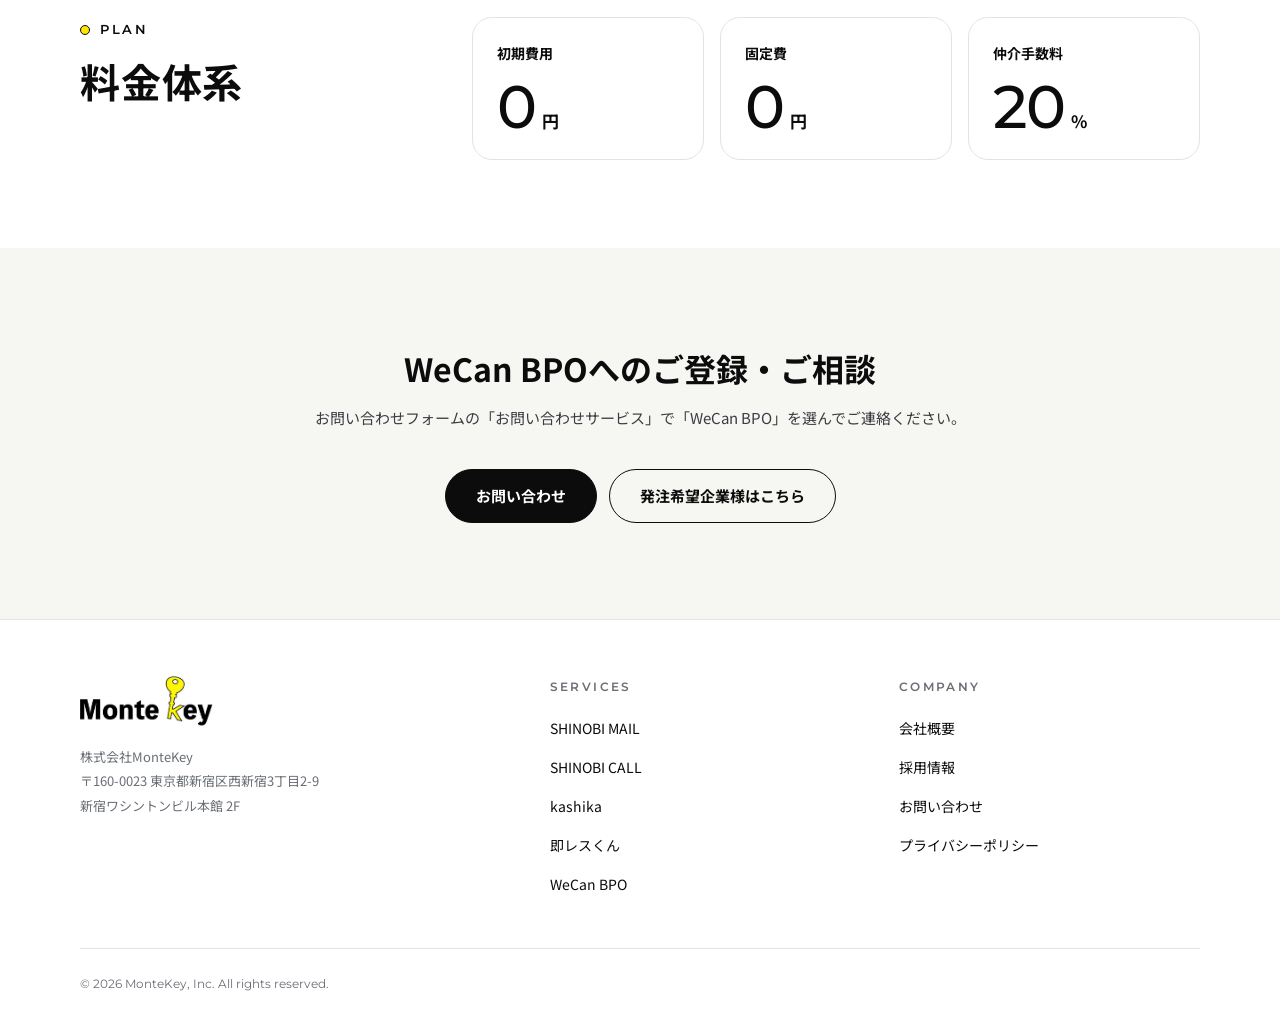
<file: wecan-bpo.html>
<!doctype html>
<html lang="ja">
<head>
  <meta charset="utf-8">
  <meta name="viewport" content="width=device-width, initial-scale=1">
  <!-- 試作のため検索エンジンに載せない。本番では外す -->
  <meta name="robots" content="noindex, nofollow">
  <title>WeCan BPO｜就労移行支援施設特化の案件獲得代行（試作）</title>
  <meta name="description" content="企業の「ノンコア」業務を受注し、全国の就労移行支援施設に再委託する案件獲得代行サービスです。">
  <link rel="preconnect" href="https://fonts.googleapis.com">
  <link rel="preconnect" href="https://fonts.gstatic.com" crossorigin>
  <link href="https://fonts.googleapis.com/css2?family=Klee+One:wght@400;600&family=Montserrat:wght@400;500;600&family=Noto+Sans+JP:wght@400;500;700&display=swap" rel="stylesheet">
  <link rel="stylesheet" href="styles.css">
</head>
<body>
  <a class="skip-link" href="#main">本文へ移動</a>

  <p class="demo-bar">これは試作です。文言の一部は仮のもので、お問い合わせフォームは送信されません。</p>

  <header class="site-header" id="site-header">
    <div class="container header-inner">
      <a class="brand" href="index.html" aria-label="株式会社モンテキー トップへ">
        <span class="brand-crop"><img src="assets/logo-montekey.jpg" alt="MonteKey" width="785" height="272"></span>
      </a>

      <button class="nav-toggle" type="button" aria-expanded="false" aria-controls="site-nav">
        <span class="sr-only">メニュー</span>
        <span class="nav-toggle-bars" aria-hidden="true"></span>
      </button>

      <nav class="site-nav" id="site-nav" aria-label="メインメニュー">
        <ul>
          <li><a href="index.html#services">サービス</a></li>
          <li><a href="index.html#mission">ミッション</a></li>
          <li><a href="company.html">会社概要</a></li>
          <li><a href="recruit-1.html">採用情報</a></li>
          <li><a class="btn btn-solid btn-sm" href="index.html#contact">お問い合わせ</a></li>
        </ul>
      </nav>
    </div>
  </header>

  <main id="main">
    <section class="wc-hero">
      <div class="container">
        <p class="wc-logo"><img src="assets/logo-wecanbpo.png" alt="WeCan BPO" width="500" height="200"></p>
        <h1 class="wc-title">「できる」を集めて<wbr>社会の大きな力に。</h1>
        <nav class="seg" aria-label="対象の切り替え">
          <a href="wecan-bpo.html" aria-current="page">施設の方（受注）</a>
          <a href="%E8%A4%87%E8%A3%BD-wecanbpo.html">企業の方（発注）</a>
        </nav>
      </div>
    </section>

    <section class="section section-compact">
      <div class="container split">
        <header class="section-head">
          <p class="label">ABOUT</p>
          <h2>WeCan BPOとは</h2>
        </header>
        <p class="big-lead">企業の「ノンコア」業務を受注し、全国の就労移行支援施設に再委託する案件獲得代行サービスです。</p>
      </div>
    </section>

    <section class="section section-compact">
      <div class="container split">
        <header class="section-head">
          <p class="label">FLOW</p>
          <h2>案件獲得までの流れ</h2>
        </header>
        <ol class="timeline">
            <li>受注可能な業務をWeCanBPOに登録</li>
            <li>WeCanBPO運営局が、案件情報をメールにて配信</li>
            <li>応募し、条件がマッチする場合契約発生</li>
            <li>WeCanBPO運営事務局が案件の詳細を共有し、業務開始</li>
        </ol>
      </div>
    </section>

    <section class="section section-compact">
      <div class="container split">
        <header class="section-head">
          <p class="label">WE CAN DO</p>
          <h2>受注可能な業務一覧</h2>
        </header>
        <div>
          <ul class="chips">
            <li>データ入力</li>
            <li>データ収集</li>
            <li>Webデザイン</li>
            <li>印刷</li>
            <li>アンケート</li>
            <li>AI教師データ作成</li>
            <li>ライティング</li>
            <li>システム開発</li>
            <li>同封・発送代行</li>
          </ul>
          <p class="note">上記のほかにも対応できる業務があります。</p>
        </div>
      </div>
    </section>

    <section class="section section-compact">
      <div class="container split">
        <header class="section-head">
          <p class="label">PLAN</p>
          <h2>料金体系</h2>
        </header>
        <dl class="plan-grid">
          <div class="plan"><dt>初期費用</dt><dd><b>0</b>円</dd></div>
          <div class="plan"><dt>固定費</dt><dd><b>0</b>円</dd></div>
          <div class="plan"><dt>仲介手数料</dt><dd><b>20</b>%</dd></div>
        </dl>
      </div>
    </section>

    <section class="cta-band">
      <div class="container">
        <h2>WeCan BPOへのご登録・ご相談</h2>
        <p>お問い合わせフォームの「お問い合わせサービス」で「WeCan BPO」を選んでご連絡ください。</p>
        <div class="cta">
          <a class="btn btn-solid" href="index.html#contact">お問い合わせ</a>
          <a class="btn btn-ghost" href="%E8%A4%87%E8%A3%BD-wecanbpo.html">発注希望企業様はこちら</a>
        </div>
      </div>
    </section>
  </main>

  <footer class="site-footer">
    <div class="container">
      <div class="footer-grid">
        <div>
          <span class="brand-crop"><img src="assets/logo-montekey.jpg" alt="MonteKey" width="785" height="272" loading="lazy"></span>
          <p class="footer-addr">株式会社MonteKey<br>〒160-0023 東京都新宿区西新宿3丁目2-9<br>新宿ワシントンビル本館 2F</p>
        </div>
        <nav aria-label="サービス">
          <p class="footer-title">SERVICES</p>
          <ul>
            <li><a href="http://shinobimail.com" target="_blank" rel="noopener">SHINOBI MAIL</a></li>
            <li><a href="https://client.shinobi-call.com/" target="_blank" rel="noopener">SHINOBI CALL</a></li>
            <li><a href="https://lp.kashika-app.com/" target="_blank" rel="noopener">kashika</a></li>
            <li><a href="sokureskun.html">即レスくん</a></li>
            <li><a href="wecan-bpo.html">WeCan BPO</a></li>
          </ul>
        </nav>
        <nav aria-label="会社">
          <p class="footer-title">COMPANY</p>
          <ul>
            <li><a href="company.html">会社概要</a></li>
            <li><a href="recruit-1.html">採用情報</a></li>
            <li><a href="index.html#contact">お問い合わせ</a></li>
            <li><a href="privacy-policy.html">プライバシーポリシー</a></li>
          </ul>
        </nav>
      </div>
      <p class="copyright">© 2026 MonteKey, Inc. All rights reserved.</p>
    </div>
  </footer>

  <script src="script.js"></script>
</body>
</html>
</file>
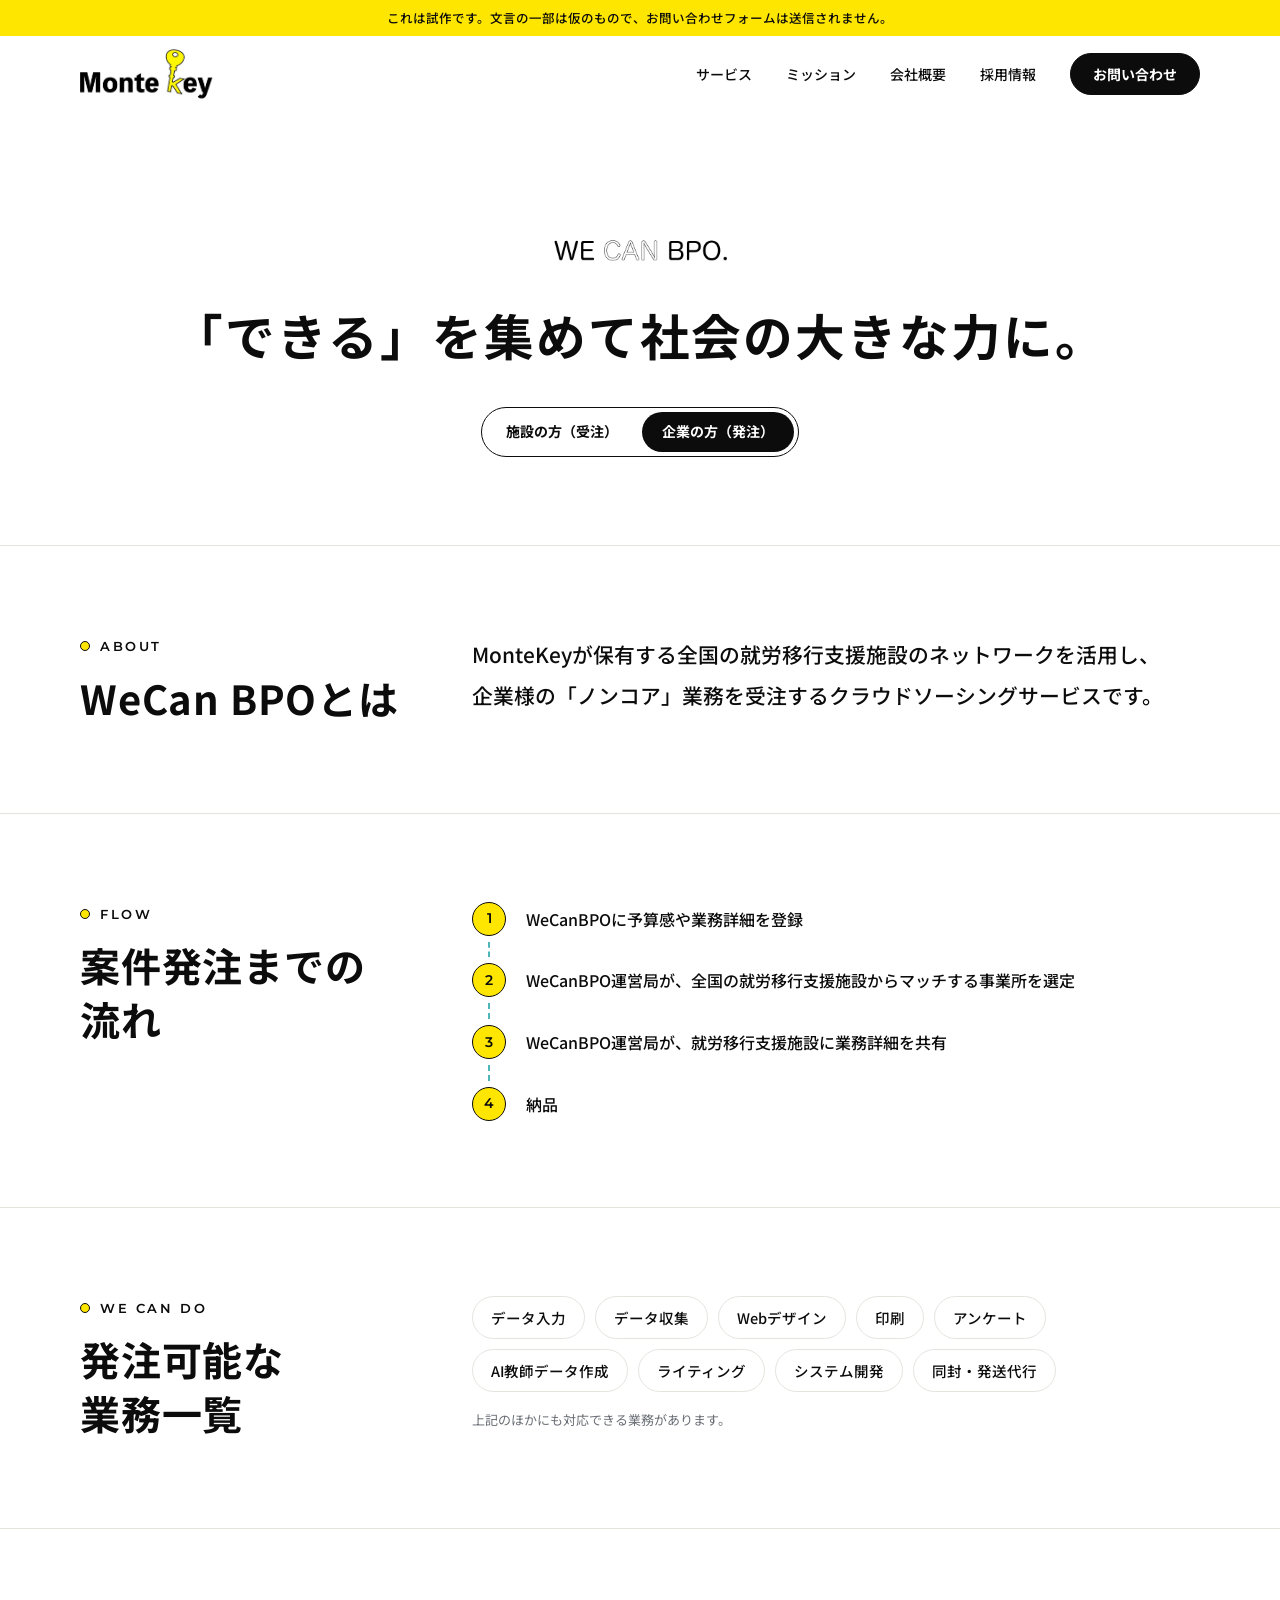
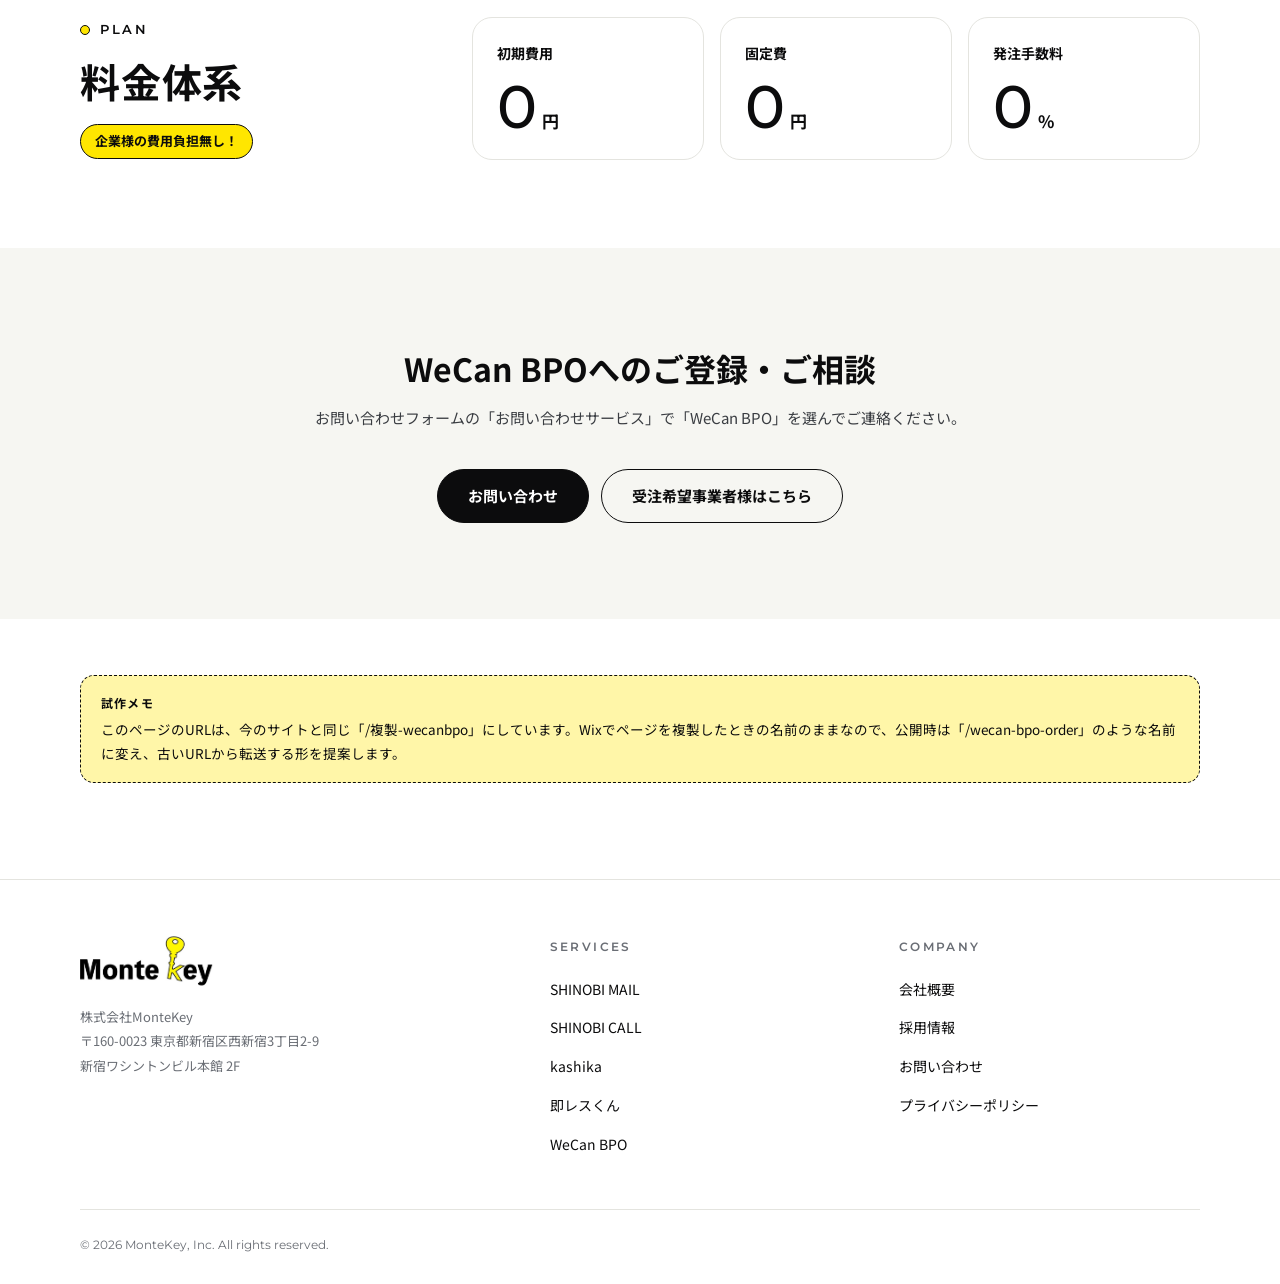
<file: 複製-wecanbpo.html>
<!doctype html>
<html lang="ja">
<head>
  <meta charset="utf-8">
  <meta name="viewport" content="width=device-width, initial-scale=1">
  <!-- 試作のため検索エンジンに載せない。本番では外す -->
  <meta name="robots" content="noindex, nofollow">
  <title>WeCan BPO｜発注をご検討の企業様へ（試作）</title>
  <meta name="description" content="MonteKeyが保有する全国の就労移行支援施設のネットワークを活用し、企業様の「ノンコア」業務を受注するクラウドソーシングサービスです。">
  <link rel="preconnect" href="https://fonts.googleapis.com">
  <link rel="preconnect" href="https://fonts.gstatic.com" crossorigin>
  <link href="https://fonts.googleapis.com/css2?family=Klee+One:wght@400;600&family=Montserrat:wght@400;500;600&family=Noto+Sans+JP:wght@400;500;700&display=swap" rel="stylesheet">
  <link rel="stylesheet" href="styles.css">
</head>
<body>
  <a class="skip-link" href="#main">本文へ移動</a>

  <p class="demo-bar">これは試作です。文言の一部は仮のもので、お問い合わせフォームは送信されません。</p>

  <header class="site-header" id="site-header">
    <div class="container header-inner">
      <a class="brand" href="index.html" aria-label="株式会社モンテキー トップへ">
        <span class="brand-crop"><img src="assets/logo-montekey.jpg" alt="MonteKey" width="785" height="272"></span>
      </a>

      <button class="nav-toggle" type="button" aria-expanded="false" aria-controls="site-nav">
        <span class="sr-only">メニュー</span>
        <span class="nav-toggle-bars" aria-hidden="true"></span>
      </button>

      <nav class="site-nav" id="site-nav" aria-label="メインメニュー">
        <ul>
          <li><a href="index.html#services">サービス</a></li>
          <li><a href="index.html#mission">ミッション</a></li>
          <li><a href="company.html">会社概要</a></li>
          <li><a href="recruit-1.html">採用情報</a></li>
          <li><a class="btn btn-solid btn-sm" href="index.html#contact">お問い合わせ</a></li>
        </ul>
      </nav>
    </div>
  </header>

  <main id="main">
    <section class="wc-hero">
      <div class="container">
        <p class="wc-logo"><img src="assets/logo-wecanbpo.png" alt="WeCan BPO" width="500" height="200"></p>
        <h1 class="wc-title">「できる」を集めて<wbr>社会の大きな力に。</h1>
        <nav class="seg" aria-label="対象の切り替え">
          <a href="wecan-bpo.html">施設の方（受注）</a>
          <a href="%E8%A4%87%E8%A3%BD-wecanbpo.html" aria-current="page">企業の方（発注）</a>
        </nav>
      </div>
    </section>

    <section class="section section-compact">
      <div class="container split">
        <header class="section-head">
          <p class="label">ABOUT</p>
          <h2>WeCan BPOとは</h2>
        </header>
        <p class="big-lead">MonteKeyが保有する全国の就労移行支援施設のネットワークを活用し、企業様の「ノンコア」業務を受注するクラウドソーシングサービスです。</p>
      </div>
    </section>

    <section class="section section-compact">
      <div class="container split">
        <header class="section-head">
          <p class="label">FLOW</p>
          <h2>案件発注までの流れ</h2>
        </header>
        <ol class="timeline">
            <li>WeCanBPOに予算感や業務詳細を登録</li>
            <li>WeCanBPO運営局が、全国の就労移行支援施設からマッチする事業所を選定</li>
            <li>WeCanBPO運営局が、就労移行支援施設に業務詳細を共有</li>
            <li>納品</li>
        </ol>
      </div>
    </section>

    <section class="section section-compact">
      <div class="container split">
        <header class="section-head">
          <p class="label">WE CAN DO</p>
          <h2>発注可能な業務一覧</h2>
        </header>
        <div>
          <ul class="chips">
            <li>データ入力</li>
            <li>データ収集</li>
            <li>Webデザイン</li>
            <li>印刷</li>
            <li>アンケート</li>
            <li>AI教師データ作成</li>
            <li>ライティング</li>
            <li>システム開発</li>
            <li>同封・発送代行</li>
          </ul>
          <p class="note">上記のほかにも対応できる業務があります。</p>
        </div>
      </div>
    </section>

    <section class="section section-compact">
      <div class="container split">
        <header class="section-head">
          <p class="label">PLAN</p>
          <h2>料金体系</h2>
          <p class="plan-badge">企業様の費用負担無し！</p>
        </header>
        <dl class="plan-grid">
          <div class="plan"><dt>初期費用</dt><dd><b>0</b>円</dd></div>
          <div class="plan"><dt>固定費</dt><dd><b>0</b>円</dd></div>
          <div class="plan"><dt>発注手数料</dt><dd><b>0</b>%</dd></div>
        </dl>
      </div>
    </section>

    <section class="cta-band">
      <div class="container">
        <h2>WeCan BPOへのご登録・ご相談</h2>
        <p>お問い合わせフォームの「お問い合わせサービス」で「WeCan BPO」を選んでご連絡ください。</p>
        <div class="cta">
          <a class="btn btn-solid" href="index.html#contact">お問い合わせ</a>
          <a class="btn btn-ghost" href="wecan-bpo.html">受注希望事業者様はこちら</a>
        </div>
      </div>
    </section>

    <section class="section section-memo">
      <div class="container">
        <aside class="memo" aria-label="試作メモ"><p class="memo-title">試作メモ</p><p>このページのURLは、今のサイトと同じ「/複製-wecanbpo」にしています。Wixでページを複製したときの名前のままなので、公開時は「/wecan-bpo-order」のような名前に変え、古いURLから転送する形を提案します。</p></aside>
      </div>
    </section>
  </main>

  <footer class="site-footer">
    <div class="container">
      <div class="footer-grid">
        <div>
          <span class="brand-crop"><img src="assets/logo-montekey.jpg" alt="MonteKey" width="785" height="272" loading="lazy"></span>
          <p class="footer-addr">株式会社MonteKey<br>〒160-0023 東京都新宿区西新宿3丁目2-9<br>新宿ワシントンビル本館 2F</p>
        </div>
        <nav aria-label="サービス">
          <p class="footer-title">SERVICES</p>
          <ul>
            <li><a href="http://shinobimail.com" target="_blank" rel="noopener">SHINOBI MAIL</a></li>
            <li><a href="https://client.shinobi-call.com/" target="_blank" rel="noopener">SHINOBI CALL</a></li>
            <li><a href="https://lp.kashika-app.com/" target="_blank" rel="noopener">kashika</a></li>
            <li><a href="sokureskun.html">即レスくん</a></li>
            <li><a href="wecan-bpo.html">WeCan BPO</a></li>
          </ul>
        </nav>
        <nav aria-label="会社">
          <p class="footer-title">COMPANY</p>
          <ul>
            <li><a href="company.html">会社概要</a></li>
            <li><a href="recruit-1.html">採用情報</a></li>
            <li><a href="index.html#contact">お問い合わせ</a></li>
            <li><a href="privacy-policy.html">プライバシーポリシー</a></li>
          </ul>
        </nav>
      </div>
      <p class="copyright">© 2026 MonteKey, Inc. All rights reserved.</p>
    </div>
  </footer>

  <script src="script.js"></script>
</body>
</html>
</file>
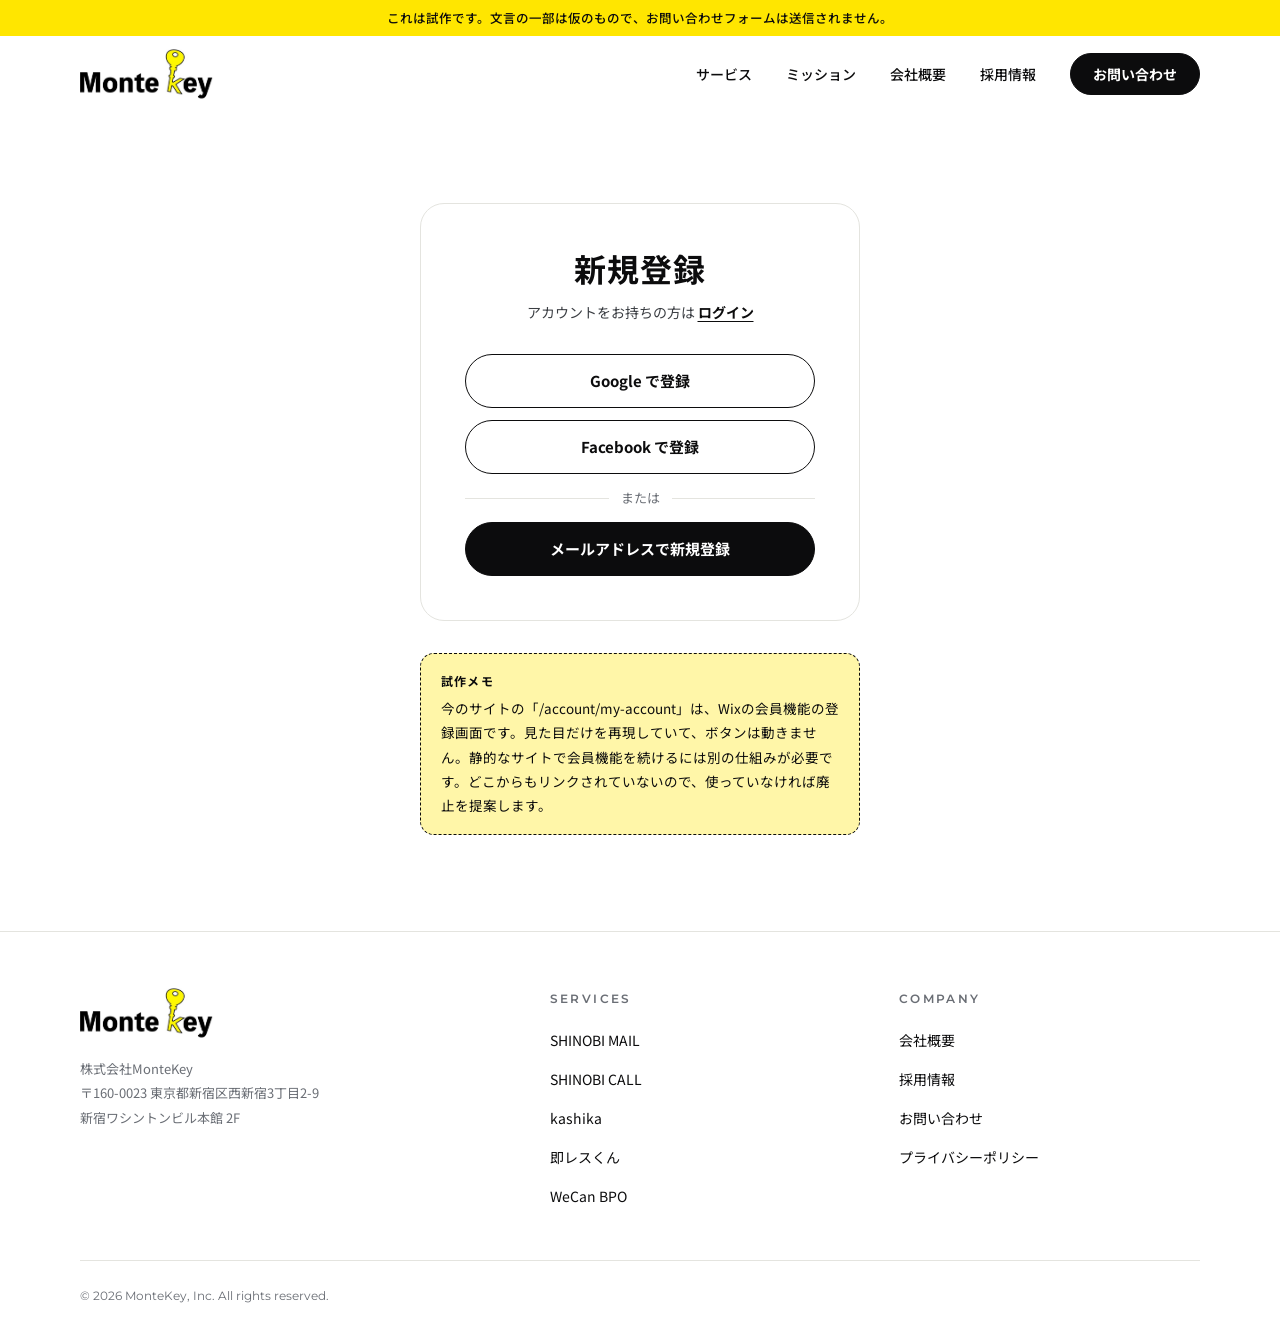
<file: account/my-account.html>
<!doctype html>
<html lang="ja">
<head>
  <meta charset="utf-8">
  <meta name="viewport" content="width=device-width, initial-scale=1">
  <!-- 試作のため検索エンジンに載せない。本番では外す -->
  <meta name="robots" content="noindex, nofollow">
  <title>会員登録｜株式会社モンテキー（試作）</title>
  <meta name="description" content="会員登録・ログインのページです。">
  <link rel="preconnect" href="https://fonts.googleapis.com">
  <link rel="preconnect" href="https://fonts.gstatic.com" crossorigin>
  <link href="https://fonts.googleapis.com/css2?family=Klee+One:wght@400;600&family=Montserrat:wght@400;500;600&family=Noto+Sans+JP:wght@400;500;700&display=swap" rel="stylesheet">
  <link rel="stylesheet" href="../styles.css">
</head>
<body>
  <a class="skip-link" href="#main">本文へ移動</a>

  <p class="demo-bar">これは試作です。文言の一部は仮のもので、お問い合わせフォームは送信されません。</p>

  <header class="site-header" id="site-header">
    <div class="container header-inner">
      <a class="brand" href="../index.html" aria-label="株式会社モンテキー トップへ">
        <span class="brand-crop"><img src="../assets/logo-montekey.jpg" alt="MonteKey" width="785" height="272"></span>
      </a>

      <button class="nav-toggle" type="button" aria-expanded="false" aria-controls="site-nav">
        <span class="sr-only">メニュー</span>
        <span class="nav-toggle-bars" aria-hidden="true"></span>
      </button>

      <nav class="site-nav" id="site-nav" aria-label="メインメニュー">
        <ul>
          <li><a href="../index.html#services">サービス</a></li>
          <li><a href="../index.html#mission">ミッション</a></li>
          <li><a href="../company.html">会社概要</a></li>
          <li><a href="../recruit-1.html">採用情報</a></li>
          <li><a class="btn btn-solid btn-sm" href="../index.html#contact">お問い合わせ</a></li>
        </ul>
      </nav>
    </div>
  </header>

  <main id="main">
    <section class="auth">
      <div class="container">
        <div class="auth-card">
          <h1 class="page-title page-title--sm">新規登録</h1>
          <p class="auth-sub">アカウントをお持ちの方は <a href="#" data-inert>ログイン</a></p>
          <div class="auth-stack">
            <button class="btn btn-ghost" type="button" data-inert>Google で登録</button>
            <button class="btn btn-ghost" type="button" data-inert>Facebook で登録</button>
            <p class="auth-or">または</p>
            <button class="btn btn-solid" type="button" data-inert>メールアドレスで新規登録</button>
          </div>
          <p class="auth-status" id="auth-status" role="status" hidden>試作のため、登録・ログインは動きません。</p>
        </div>
        <aside class="memo" aria-label="試作メモ"><p class="memo-title">試作メモ</p><p>今のサイトの「/account/my-account」は、Wixの会員機能の登録画面です。見た目だけを再現していて、ボタンは動きません。静的なサイトで会員機能を続けるには別の仕組みが必要です。どこからもリンクされていないので、使っていなければ廃止を提案します。</p></aside>
      </div>
    </section>
  </main>

  <footer class="site-footer">
    <div class="container">
      <div class="footer-grid">
        <div>
          <span class="brand-crop"><img src="../assets/logo-montekey.jpg" alt="MonteKey" width="785" height="272" loading="lazy"></span>
          <p class="footer-addr">株式会社MonteKey<br>〒160-0023 東京都新宿区西新宿3丁目2-9<br>新宿ワシントンビル本館 2F</p>
        </div>
        <nav aria-label="サービス">
          <p class="footer-title">SERVICES</p>
          <ul>
            <li><a href="http://shinobimail.com" target="_blank" rel="noopener">SHINOBI MAIL</a></li>
            <li><a href="https://client.shinobi-call.com/" target="_blank" rel="noopener">SHINOBI CALL</a></li>
            <li><a href="https://lp.kashika-app.com/" target="_blank" rel="noopener">kashika</a></li>
            <li><a href="../sokureskun.html">即レスくん</a></li>
            <li><a href="../wecan-bpo.html">WeCan BPO</a></li>
          </ul>
        </nav>
        <nav aria-label="会社">
          <p class="footer-title">COMPANY</p>
          <ul>
            <li><a href="../company.html">会社概要</a></li>
            <li><a href="../recruit-1.html">採用情報</a></li>
            <li><a href="../index.html#contact">お問い合わせ</a></li>
            <li><a href="../privacy-policy.html">プライバシーポリシー</a></li>
          </ul>
        </nav>
      </div>
      <p class="copyright">© 2026 MonteKey, Inc. All rights reserved.</p>
    </div>
  </footer>

  <script src="../script.js"></script>
</body>
</html>
</file>
<file: styles.css>
/* MonteKey トップページ試作
   方針：今のサイトの白基調・広い余白・黒文字を引き継ぎ、ロゴの鍵の黄色を差し色にする */

:root {
  --ink: #0c0c0d;
  --ink-2: #3a3d42;
  --muted: #6a6e75;
  --line: #e4e4df;
  --bg: #ffffff;
  --soft: #f6f6f2;
  --key: #ffe600;       /* ロゴの鍵の黄色 */
  --key-soft: #fff6a8;
  --teal: #4fb6ba;      /* 今のサイトの点線の色 */

  --en: "Montserrat", "Helvetica Neue", Arial, sans-serif;
  --jp: "Noto Sans JP", "Hiragino Sans", "Hiragino Kaku Gothic ProN", "Yu Gothic", Meiryo, sans-serif;
  --hand: "Klee One", "Hiragino Maru Gothic ProN", "Noto Sans JP", sans-serif;

  --w: 1120px;
  --gutter: 20px;
  --header-h: 68px;
}

@media (min-width: 768px) {
  :root { --gutter: 32px; --header-h: 76px; }
}

*, *::before, *::after { box-sizing: border-box; }

html {
  scroll-behavior: smooth;
  -webkit-text-size-adjust: 100%;
}

body {
  margin: 0;
  font-family: var(--jp);
  font-size: 16px;
  line-height: 1.9;
  color: var(--ink);
  background: var(--bg);
  -webkit-font-smoothing: antialiased;
  overflow-wrap: anywhere;
}

img { max-width: 100%; height: auto; display: block; }
a { color: inherit; }
h1, h2, h3, p, ul, dl, dd { margin: 0; }
ul { padding: 0; list-style: none; }

:focus-visible {
  outline: 2px solid var(--ink);
  outline-offset: 3px;
  border-radius: 4px;
}

section[id] { scroll-margin-top: calc(var(--header-h) + 8px); }

.container {
  width: min(100% - var(--gutter) * 2, var(--w));
  margin-inline: auto;
}

.sr-only {
  position: absolute; width: 1px; height: 1px; padding: 0; margin: -1px;
  overflow: hidden; clip: rect(0 0 0 0); white-space: nowrap; border: 0;
}

.skip-link {
  position: absolute; left: 12px; top: -60px; z-index: 100;
  background: var(--ink); color: #fff; padding: 10px 16px; border-radius: 8px;
  text-decoration: none; font-size: 14px;
}
.skip-link:focus { top: 12px; }

.pc-only { display: none; }
@media (min-width: 768px) { .pc-only { display: inline; } }

/* 日本語の改行を整える：文節の途中で折り返さず、1文字だけの行を作らない（対応ブラウザのみ） */
h2, .lead, .section-lead, .omoi, .fact-cap, .mission-body, .note, .demo-bar {
  word-break: auto-phrase;
}
.omoi, .demo-bar { text-wrap: balance; }
.svc-desc, .lead, .section-lead, .mission-body { text-wrap: pretty; }

/* 途中で折り返したくない語句のまとまり */
.nb { display: inline-block; }

/* ---------- 試作の表示 ---------- */
.demo-bar {
  background: var(--key);
  color: var(--ink);
  font-size: 12.5px;
  font-weight: 500;
  line-height: 1.6;
  text-align: center;
  padding: 8px 16px;
}

/* ---------- ボタン・リンク ---------- */
.btn {
  display: inline-flex; align-items: center; justify-content: center; gap: 10px;
  min-height: 54px; padding: 0 30px;
  border: 1.5px solid var(--ink); border-radius: 999px;
  font: inherit; font-weight: 700; font-size: 15px; line-height: 1.2;
  text-decoration: none; cursor: pointer;
  transition: background-color .2s, color .2s, transform .2s;
}
.btn-solid { background: var(--ink); color: #fff; }
.btn-solid:hover { background: var(--key); color: var(--ink); }
.btn-ghost { background: transparent; color: var(--ink); }
.btn-ghost:hover { background: var(--ink); color: #fff; }
.btn:active { transform: translateY(1px); }
.btn-sm { min-height: 42px; padding: 0 22px; font-size: 14px; }

.link {
  display: inline-flex; align-items: center; gap: 8px;
  font-weight: 700; font-size: 14px; line-height: 1.6;
  text-decoration: none;
  padding-bottom: 3px;
  background: linear-gradient(var(--ink), var(--ink)) left bottom / 100% 1.5px no-repeat;
  transition: background-size .2s, background-color .2s;
}
.link:hover {
  background: linear-gradient(var(--key), var(--key)) left bottom / 100% 45% no-repeat;
}
.ico {
  width: 14px; height: 14px; flex: none;
  fill: none; stroke: currentColor; stroke-width: 1.6;
  stroke-linecap: round; stroke-linejoin: round;
}

/* ---------- ヘッダー ---------- */
.site-header {
  position: sticky; top: 0; z-index: 50;
  background: rgba(255, 255, 255, .94);
  -webkit-backdrop-filter: saturate(160%) blur(12px);
  backdrop-filter: saturate(160%) blur(12px);
  border-bottom: 1px solid transparent;
  transition: border-color .2s;
}
.site-header.is-stuck { border-bottom-color: var(--line); }

.header-inner {
  display: flex; align-items: center; justify-content: space-between;
  height: var(--header-h);
}

/* ロゴ画像は余白が大きいので、枠で切り抜いて表示する */
.brand { display: block; text-decoration: none; }
.brand-crop {
  display: block; position: relative; overflow: hidden;
  width: 134px; height: 51px;
}
.brand-crop img {
  position: absolute; max-width: none;
  width: 175px; height: auto; left: -18px; top: -5px;
}

.site-nav ul { display: flex; align-items: center; gap: 34px; }
.site-nav a:not(.btn) {
  display: block; padding: 8px 0;
  font-size: 14px; font-weight: 500; text-decoration: none;
  background: linear-gradient(var(--key), var(--key)) left 82% / 0 6px no-repeat;
  transition: background-size .2s;
}
.site-nav a:not(.btn):hover { background-size: 100% 6px; }

.nav-toggle {
  display: none;
  width: 44px; height: 44px; padding: 0; margin-right: -8px;
  border: 0; background: none; cursor: pointer;
  align-items: center; justify-content: center;
}
.nav-toggle-bars,
.nav-toggle-bars::before,
.nav-toggle-bars::after {
  display: block; width: 24px; height: 2px; background: var(--ink); border-radius: 2px;
  transition: transform .2s, background-color .2s;
}
.nav-toggle-bars { position: relative; }
.nav-toggle-bars::before, .nav-toggle-bars::after { content: ""; position: absolute; left: 0; }
.nav-toggle-bars::before { top: -7px; }
.nav-toggle-bars::after { top: 7px; }
.nav-toggle[aria-expanded="true"] .nav-toggle-bars { background: transparent; }
.nav-toggle[aria-expanded="true"] .nav-toggle-bars::before { transform: translateY(7px) rotate(45deg); }
.nav-toggle[aria-expanded="true"] .nav-toggle-bars::after { transform: translateY(-7px) rotate(-45deg); }

@media (max-width: 859px) {
  .nav-toggle { display: inline-flex; }
  .site-nav {
    display: none;
    position: absolute; left: 0; right: 0; top: 100%;
    background: #fff; border-bottom: 1px solid var(--line);
    padding: 8px var(--gutter) 24px;
    box-shadow: 0 16px 24px -16px rgba(0, 0, 0, .12);
  }
  .site-nav.is-open { display: block; }
  .site-nav ul { flex-direction: column; align-items: stretch; gap: 0; }
  .site-nav li:not(:last-child) { border-bottom: 1px solid var(--line); }
  .site-nav a:not(.btn) { padding: 16px 0; font-size: 16px; background: none; }
  .site-nav .btn { width: 100%; margin-top: 20px; min-height: 52px; font-size: 15px; }
}

/* ---------- 最初の画面 ---------- */
.hero { padding: clamp(48px, 8vw, 104px) 0 clamp(56px, 8vw, 104px); }

.hero-grid { display: grid; gap: 48px; align-items: end; }

.eyebrow {
  font-size: 13px; font-weight: 500; letter-spacing: .14em;
  color: var(--muted); margin-bottom: 20px;
}

h1 {
  font-family: var(--en); font-weight: 500;
  font-size: clamp(2.6rem, 11vw, 5.5rem);
  line-height: 1.06; letter-spacing: -.012em;
}
h1 > span { display: block; }
.mark {
  display: inline-block;
  padding: 0 .08em; margin-left: -.08em;
  background: linear-gradient(transparent 60%, var(--key) 60%, var(--key) 90%, transparent 90%);
}

.lead {
  margin-top: 28px; max-width: 37em;
  font-size: clamp(1rem, 1.5vw, 1.125rem); line-height: 2;
  color: var(--ink-2);
}

.cta { display: flex; flex-wrap: wrap; gap: 12px; margin-top: 36px; }

.facts {
  border: 1px solid var(--line); border-radius: 24px; background: #fff;
  padding: 6px 26px;
}
.facts li { padding: 22px 0; }
.facts li + li { border-top: 1px dashed #cfcfc9; }
.fact-num {
  display: flex; align-items: baseline; gap: 6px;
  font-weight: 700; font-size: 17px; line-height: 1.1;
}
.fact-num b {
  font-family: var(--en); font-weight: 500; font-size: 54px;
  letter-spacing: -.02em; line-height: 1;
}
.fact-cap { margin-top: 10px; font-size: 13px; line-height: 1.7; color: var(--muted); }

@media (min-width: 640px) and (max-width: 999px) {
  .facts { display: grid; grid-template-columns: repeat(3, 1fr); padding: 6px 0; }
  .facts li { padding: 20px 22px; }
  .facts li + li { border-top: 0; border-left: 1px dashed #cfcfc9; }
  .fact-num b { font-size: 44px; }
}

@media (min-width: 1000px) {
  .hero-grid { grid-template-columns: minmax(0, 1fr) 340px; gap: 56px; }
  h1 { font-size: clamp(4rem, 6.4vw, 5rem); }
}

/* ---------- セクション共通 ---------- */
.section { padding: clamp(72px, 10vw, 128px) 0; }
.section-soft { background: var(--soft); }

.label {
  display: flex; align-items: center; gap: 10px;
  font-family: var(--en); font-size: 13px; font-weight: 600; letter-spacing: .2em;
  margin-bottom: 12px;
}
/* ロゴの鍵の頭を小さな丸で引用 */
.label::before {
  content: ""; width: 10px; height: 10px; border-radius: 50%;
  background: var(--key); border: 1.5px solid var(--ink);
}

.section-head h2 {
  font-size: clamp(1.75rem, 3.6vw, 2.5rem); font-weight: 700;
  line-height: 1.35; letter-spacing: .02em;
}
.section-lead { margin-top: 16px; max-width: 40em; color: var(--ink-2); }

.split { display: grid; gap: 40px; }
@media (min-width: 900px) {
  .split { grid-template-columns: 320px minmax(0, 1fr); gap: 72px; align-items: start; }
}

/* ---------- サービス ---------- */
#services .section-head { margin-bottom: clamp(32px, 5vw, 56px); }

.svc {
  display: flex; flex-direction: column;
  border: 1px solid var(--line); border-radius: 24px; background: #fff;
  padding: clamp(24px, 3.4vw, 40px);
}

.tag {
  align-self: flex-start;
  font-size: 12px; font-weight: 700; letter-spacing: .04em; line-height: 1.6;
  padding: 4px 12px; border-radius: 999px;
  background: var(--soft); color: var(--ink-2);
}

/* ロゴは画像ごとに余白が違うので、高さを個別に合わせる */
.svc-logo { display: flex; align-items: center; height: 64px; margin: 14px 0 16px; }
.svc-logo img { width: auto; max-width: 100%; }
.svc-logo--mail img { height: 56px; }
.svc-logo--call img { height: 30px; }
.svc-logo--kashika img { height: 62px; margin-left: -8px; }
/* 即レスくんのロゴは元画像が灰色地のスクリーンショットなので、切り抜いて地色を白に飛ばす */
.svc-logo--sokures .logo-crop {
  display: block; position: relative; overflow: hidden;
  width: 176px; height: 36px;
}
.svc-logo--sokures .logo-crop img {
  position: absolute; max-width: none;
  width: 206px; height: auto; left: -16px; top: -14px;
  filter: brightness(1.06);
}
.svc-logo--wecan img { height: 64px; margin-left: -3px; }

.svc-desc { font-size: 15px; line-height: 1.95; color: var(--ink-2); }

/* サービスに込めた想い。今のサイトの手書き風の一文と点線を引き継ぐ */
.omoi {
  margin-top: 20px; padding-left: 16px;
  border-left: 2px dashed var(--teal);
  font-family: var(--hand); font-size: 15px; line-height: 1.9;
}

.svc-links {
  display: flex; flex-wrap: wrap; gap: 12px 28px;
  margin-top: auto; padding-top: 28px;
}

.svc-featured { display: grid; gap: 28px; }
.svc-featured .svc-body { display: flex; flex-direction: column; }
.svc-visual {
  display: grid; place-items: center;
  background: var(--soft); border-radius: 16px;
  padding: clamp(12px, 2vw, 24px);
}
@media (min-width: 900px) {
  .svc-featured { grid-template-columns: minmax(0, 1.05fr) minmax(0, 1fr); gap: 48px; align-items: center; padding: 48px; }
}

.svc-grid { display: grid; gap: 24px; margin-top: 24px; }
@media (min-width: 760px) {
  .svc-grid { grid-template-columns: repeat(2, minmax(0, 1fr)); }
}

/* ---------- ミッション ---------- */
.mission {
  background: var(--ink); color: #fff; text-align: center;
  padding: clamp(88px, 12vw, 160px) 0;
}
.mission .label { justify-content: center; margin-bottom: 24px; }
.mission .label::before { border-color: var(--key); }
.mission h2 {
  font-size: clamp(1.8rem, 5.2vw, 3.5rem); font-weight: 700;
  line-height: 1.45; letter-spacing: .05em;
  word-break: keep-all;
}
.mission-body {
  margin: 28px auto 0; max-width: 38em;
  font-size: clamp(.95rem, 1.4vw, 1.0625rem); line-height: 2.1;
  color: rgba(255, 255, 255, .8);
}

/* ---------- 会社情報 ---------- */
.stack-links { display: flex; flex-direction: column; align-items: flex-start; gap: 16px; margin-top: 28px; }

.company-dl { border-top: 1.5px solid var(--ink); }
.company-dl > div {
  display: grid; grid-template-columns: 6.5em minmax(0, 1fr); gap: 16px;
  padding: 20px 4px; border-bottom: 1px solid var(--line);
}
.company-dl dt { font-size: 14px; font-weight: 700; }
.company-dl dd { font-size: 15px; line-height: 1.8; }

/* ---------- 下層ページ（採用情報） ---------- */
.site-nav a[aria-current="page"]:not(.btn) { background-size: 100% 6px; }

.page-hero { padding: clamp(48px, 8vw, 96px) 0 clamp(40px, 6vw, 72px); }
.page-title {
  font-family: var(--jp); font-weight: 700;
  font-size: clamp(2.1rem, 5.4vw, 3.5rem);
  line-height: 1.3; letter-spacing: .03em;
}
.page-hero .lead { margin-top: 20px; }

.section-top-tight { padding-top: 0; }

.job {
  border: 1px solid var(--line); border-radius: 24px; background: #fff;
  padding: clamp(24px, 3.6vw, 44px);
}
.job-head { display: flex; flex-wrap: wrap; align-items: center; gap: 12px 20px; }
.job-head h3 { font-size: clamp(1.4rem, 2.6vw, 1.75rem); font-weight: 700; line-height: 1.4; }
.job-tags { display: flex; flex-wrap: wrap; gap: 8px; }

.job-dl { margin-top: 24px; border-top: 1.5px solid var(--ink); }
.job-dl > div { padding: 22px 0; border-bottom: 1px solid var(--line); }
.job-dl dt { font-size: 14px; font-weight: 700; margin-bottom: 8px; }
.job-dl dd { font-size: 15px; line-height: 1.95; color: var(--ink-2); }
@media (min-width: 640px) {
  .job-dl > div { display: grid; grid-template-columns: 8em minmax(0, 1fr); gap: 20px; }
  .job-dl dt { margin-bottom: 0; padding-top: 2px; }
}

/* 業務の流れ：番号つきの手順 */
.steps { counter-reset: step; display: grid; gap: 10px; margin: 0; padding: 0; list-style: none; }
.steps li {
  counter-increment: step;
  display: flex; align-items: center; gap: 12px;
  line-height: 1.6;
}
.steps li::before {
  content: counter(step);
  flex: none; width: 26px; height: 26px; border-radius: 50%;
  display: grid; place-items: center;
  font-family: var(--en); font-size: 13px; font-weight: 600; color: var(--ink);
  background: var(--key); border: 1.5px solid var(--ink);
}

.bullets { display: grid; gap: 6px; }
.bullets li { position: relative; padding-left: 18px; }
.bullets li::before {
  content: ""; position: absolute; left: 2px; top: .85em;
  width: 6px; height: 6px; border-radius: 50%; background: var(--ink);
}

.job-cta { display: flex; flex-wrap: wrap; align-items: center; gap: 12px 20px; margin-top: 32px; }
.job-cta .note { margin-top: 0; flex: 1 1 260px; }

/* ---------- お問い合わせ ---------- */
.note { margin-top: 20px; font-size: 13px; line-height: 1.8; color: var(--muted); }
.note a { color: var(--ink); text-underline-offset: 3px; }

.form {
  display: grid; gap: 22px;
  background: #fff; border: 1px solid var(--line); border-radius: 24px;
  padding: clamp(24px, 3.6vw, 44px);
}
.form-row { display: grid; gap: 22px; }
@media (min-width: 640px) {
  .form-row { grid-template-columns: repeat(2, minmax(0, 1fr)); }
}

.field label {
  display: flex; align-items: center; gap: 8px;
  font-size: 14px; font-weight: 700; line-height: 1.6; margin-bottom: 8px;
}
.req {
  font-size: 11px; font-weight: 700; line-height: 1.7;
  padding: 0 6px; border-radius: 4px;
  background: var(--ink); color: #fff;
}

input, select, textarea {
  width: 100%;
  font: inherit; font-size: 16px; line-height: 1.5; color: var(--ink);
  padding: 13px 14px;
  border: 1px solid #c9c9c3; border-radius: 10px; background: #fff;
  transition: border-color .15s, box-shadow .15s;
}
input:focus, select:focus, textarea:focus {
  outline: none; border-color: var(--ink);
  box-shadow: 0 0 0 4px var(--key-soft);
}
textarea { min-height: 160px; resize: vertical; }
select {
  -webkit-appearance: none; appearance: none;
  padding-right: 44px;
  background-image: url("data:image/svg+xml,%3Csvg xmlns='http://www.w3.org/2000/svg' viewBox='0 0 16 16' fill='none' stroke='%230c0c0d' stroke-width='1.6' stroke-linecap='round' stroke-linejoin='round'%3E%3Cpath d='m4 6 4 4 4-4'/%3E%3C/svg%3E");
  background-repeat: no-repeat; background-position: right 14px center; background-size: 16px;
}

.form-actions { display: flex; flex-wrap: wrap; align-items: center; gap: 16px; margin-top: 4px; }
.form-actions .btn { min-width: 200px; }
.form-status {
  flex: 1 1 260px;
  font-size: 13.5px; line-height: 1.7;
  padding: 12px 16px; border-radius: 10px; background: var(--key-soft);
}

/* ---------- フッター ---------- */
.site-footer { border-top: 1px solid var(--line); padding: 56px 0 28px; }
.footer-grid { display: grid; gap: 40px; }
@media (min-width: 760px) {
  .footer-grid { grid-template-columns: 1.4fr 1fr 1fr; gap: 48px; }
}
.footer-addr { margin-top: 18px; font-size: 13px; line-height: 1.9; color: var(--muted); }
.footer-title {
  font-family: var(--en); font-size: 12px; font-weight: 600; letter-spacing: .2em;
  color: var(--muted); margin-bottom: 14px;
}
.site-footer li + li { margin-top: 6px; }
.site-footer li a {
  display: inline-block; padding: 4px 0;
  font-size: 14px; line-height: 1.7; text-decoration: none;
}
.site-footer li a:hover { text-decoration: underline; text-underline-offset: 4px; }
.copyright {
  margin-top: 48px; padding-top: 24px; border-top: 1px solid var(--line);
  font-family: var(--en); font-size: 12px; color: var(--muted);
}

/* ---------- 下層ページ共通の部品 ---------- */
.page-title--sm { font-size: clamp(1.6rem, 4vw, 2rem); }
.section-compact { padding: clamp(48px, 7vw, 88px) 0; border-top: 1px solid var(--line); }
.section-memo { padding: clamp(32px, 5vw, 56px) 0 clamp(56px, 8vw, 96px); }
.section-memo .memo { margin-top: 0; }

.big-lead {
  font-size: clamp(1.05rem, 1.9vw, 1.3rem); font-weight: 500; line-height: 2;
  word-break: auto-phrase; text-wrap: pretty;
}

/* 試作メモ：弟さんに確認してほしい点をページ上に残す */
.memo {
  margin-top: 32px; padding: 16px 20px;
  border: 1.5px dashed var(--ink); border-radius: 14px; background: var(--key-soft);
  font-size: 13.5px; line-height: 1.8;
}
.memo-title { font-size: 12px; font-weight: 700; letter-spacing: .1em; margin-bottom: 4px; }

.cta-band { background: var(--soft); text-align: center; padding: clamp(56px, 8vw, 96px) 0; }
.cta-band h2 { font-size: clamp(1.35rem, 3vw, 2rem); font-weight: 700; line-height: 1.5; }
.cta-band p { margin-top: 12px; color: var(--ink-2); font-size: 15px; }
.cta-band .cta { justify-content: center; }

.plan-grid { display: grid; gap: 16px; }
@media (min-width: 640px) {
  .plan-grid { grid-template-columns: repeat(3, minmax(0, 1fr)); }
  .plan-grid--2 { grid-template-columns: repeat(2, minmax(0, 1fr)); }
}
.plan { border: 1px solid var(--line); border-radius: 20px; background: #fff; padding: 22px 24px; }
.plan dt { font-size: 14px; font-weight: 700; }
.plan dd {
  display: flex; align-items: baseline; gap: 6px; margin-top: 10px;
  font-size: 17px; font-weight: 700; line-height: 1;
}
.plan dd b { font-family: var(--en); font-weight: 500; font-size: 60px; letter-spacing: -.02em; line-height: 1; }
.plan-badge {
  display: inline-block; margin-top: 16px; padding: 6px 14px;
  border: 1.5px solid var(--ink); border-radius: 999px; background: var(--key);
  font-size: 13px; font-weight: 700; line-height: 1.6;
}
.big-lead + .plan-grid { margin-top: 28px; }

/* 流れ：番号つきの縦の手順 */
.timeline { margin: 0; padding: 0; list-style: none; counter-reset: tl; }
.timeline li {
  counter-increment: tl; position: relative;
  padding: 3px 0 30px 54px; line-height: 1.8; font-weight: 500;
}
.timeline li::before {
  content: counter(tl);
  position: absolute; left: 0; top: 0; width: 34px; height: 34px; border-radius: 50%;
  display: grid; place-items: center;
  font-family: var(--en); font-size: 14px; font-weight: 600;
  background: var(--key); border: 1.5px solid var(--ink);
}
.timeline li::after {
  content: ""; position: absolute; left: 16px; top: 40px; bottom: 6px;
  border-left: 2px dashed var(--teal);
}
.timeline li:last-child { padding-bottom: 0; }
.timeline li:last-child::after { display: none; }

.chips { display: flex; flex-wrap: wrap; gap: 10px; }
.chips li {
  padding: 9px 18px; border: 1px solid var(--line); border-radius: 999px; background: #fff;
  font-size: 14.5px; font-weight: 500; line-height: 1.6;
}
.chips + .note { margin-top: 16px; }

.empty {
  display: grid; gap: 16px; justify-items: center; text-align: center;
  border: 1.5px dashed #c9c9c3; border-radius: 24px;
  padding: clamp(40px, 7vw, 80px) 24px; color: var(--ink-2);
}

/* ---------- 会社概要 ---------- */
.logo-panel {
  display: grid; place-items: center;
  border: 1px solid var(--line); border-radius: 24px; background: #fff; padding: 20px;
}
.logo-panel img { width: 100%; max-width: 300px; }

/* ---------- プライバシーポリシー ---------- */
.prose { max-width: 760px; }
.prose p, .prose li { font-size: 15px; line-height: 2; color: var(--ink-2); }
.prose p + p { margin-top: 12px; }
.prose h2 {
  margin: 40px 0 12px; padding-top: 32px; border-top: 1px solid var(--line);
  font-size: 1.2rem; font-weight: 700; line-height: 1.5;
}
.prose .bullets { margin: 12px 0; }

/* ---------- 即レスくん（サービスの色は赤） ---------- */
.sk-hero, .sk-release { --sk: #b82432; }
.sk-hero { background: #f2f2f2; padding: clamp(48px, 8vw, 104px) 0; }
.sk-hero-grid { display: grid; gap: 48px; align-items: center; }
@media (min-width: 900px) {
  .sk-hero-grid { grid-template-columns: minmax(0, 1fr) 340px; gap: 64px; }
}
/* ロゴ画像の地色（#f2f2f2）と背景をそろえて、余白だけ切り抜く */
.sk-logo .logo-crop { display: block; position: relative; overflow: hidden; width: 242px; height: 48px; }
.sk-logo .logo-crop img { position: absolute; max-width: none; width: 284px; height: auto; left: -23px; top: -20px; }
.sk-title {
  margin-top: 28px;
  font-family: var(--jp); font-weight: 700; color: var(--sk);
  font-size: clamp(2rem, 6.2vw, 3.75rem); line-height: 1.3; letter-spacing: .02em;
}
.sk-hero .lead { color: var(--ink); }
.sk-hero .cta { align-items: center; }
.btn-sk { background: var(--sk); border-color: var(--sk); color: #fff; }
.btn-sk:hover { background: var(--ink); border-color: var(--ink); }
.sk-badge {
  display: inline-flex; align-items: center; min-height: 54px; padding: 0 22px;
  border: 1.5px solid var(--sk); border-radius: 999px; background: #fff;
  color: var(--sk); font-size: 15px; font-weight: 700; line-height: 1.2;
}
.sk-dial {
  display: grid; place-content: center; text-align: center;
  width: min(100%, 320px); aspect-ratio: 1; margin-inline: auto;
  border: 10px solid var(--sk); border-radius: 50%; background: #fff;
  color: var(--sk); font-weight: 700;
}
.sk-dial-top, .sk-dial-bottom { font-size: 16px; line-height: 1.4; }
.sk-dial-num {
  display: flex; align-items: baseline; justify-content: center; gap: 6px;
  margin: 6px 0 10px; font-size: 28px; line-height: 1;
}
.sk-dial-num b { font-family: var(--en); font-weight: 600; font-size: 128px; letter-spacing: -.04em; line-height: .9; }

.sk-release { background: var(--sk); color: #fff; text-align: center; padding: clamp(64px, 9vw, 112px) 0; }
.sk-release h2 { font-size: clamp(1.6rem, 4.2vw, 2.5rem); font-weight: 700; line-height: 1.4; }
.sk-release-sub { margin-top: 20px; font-size: clamp(1.05rem, 2.2vw, 1.35rem); font-weight: 700; }
.sk-perks { display: grid; gap: 10px; justify-content: center; margin-top: 24px; }
.sk-perks li {
  padding: 12px 24px; border: 1px solid rgba(255, 255, 255, .45); border-radius: 12px;
  background: rgba(255, 255, 255, .12); font-weight: 700; line-height: 1.6;
}
.sk-release-note { margin-top: 14px; font-size: 13.5px; opacity: .92; }
.btn-white { margin-top: 28px; background: #fff; border-color: #fff; color: var(--sk); }
.btn-white:hover { background: var(--ink); border-color: var(--ink); color: #fff; }

/* ---------- WeCan BPO ---------- */
.wc-hero { text-align: center; padding: clamp(48px, 8vw, 104px) 0 clamp(48px, 7vw, 88px); }
.wc-logo img { height: 72px; width: auto; margin: 0 auto; }
.wc-title {
  margin-top: 12px;
  font-family: var(--jp); font-weight: 700;
  font-size: clamp(1.7rem, 4.8vw, 3.1rem); line-height: 1.45; letter-spacing: .04em;
  word-break: keep-all;
}
/* 受注側・発注側の切り替え */
.seg {
  display: inline-flex; gap: 4px; padding: 4px; margin-top: 36px;
  border: 1.5px solid var(--ink); border-radius: 999px;
}
.seg a {
  padding: 10px 20px; border-radius: 999px;
  font-size: 14px; font-weight: 700; line-height: 1.4; text-decoration: none;
  transition: background-color .2s;
}
.seg a[aria-current="page"] { background: var(--ink); color: #fff; }
.seg a:not([aria-current]):hover { background: var(--key); }

/* ---------- 会員登録（見た目のみ） ---------- */
.auth { padding: clamp(40px, 7vw, 96px) 0 clamp(56px, 8vw, 96px); }
.auth-card, .auth .memo { max-width: 440px; margin-inline: auto; }
.auth-card {
  border: 1px solid var(--line); border-radius: 24px; background: #fff; text-align: center;
  padding: clamp(28px, 4vw, 44px);
}
.auth-sub { margin-top: 10px; font-size: 14px; color: var(--ink-2); }
.auth-sub a { color: var(--ink); font-weight: 700; text-underline-offset: 3px; }
.auth-stack { display: grid; gap: 12px; margin-top: 28px; }
.auth-stack .btn { width: 100%; }
.auth-or { display: flex; align-items: center; gap: 12px; font-size: 13px; color: var(--muted); }
.auth-or::before, .auth-or::after { content: ""; flex: 1; height: 1px; background: var(--line); }
.auth-status {
  margin-top: 20px; padding: 12px 16px; border-radius: 10px; background: var(--key-soft);
  font-size: 13.5px; line-height: 1.7;
}

@media (prefers-reduced-motion: reduce) {
  html { scroll-behavior: auto; }
  *, *::before, *::after { transition: none !important; }
}
</file>
